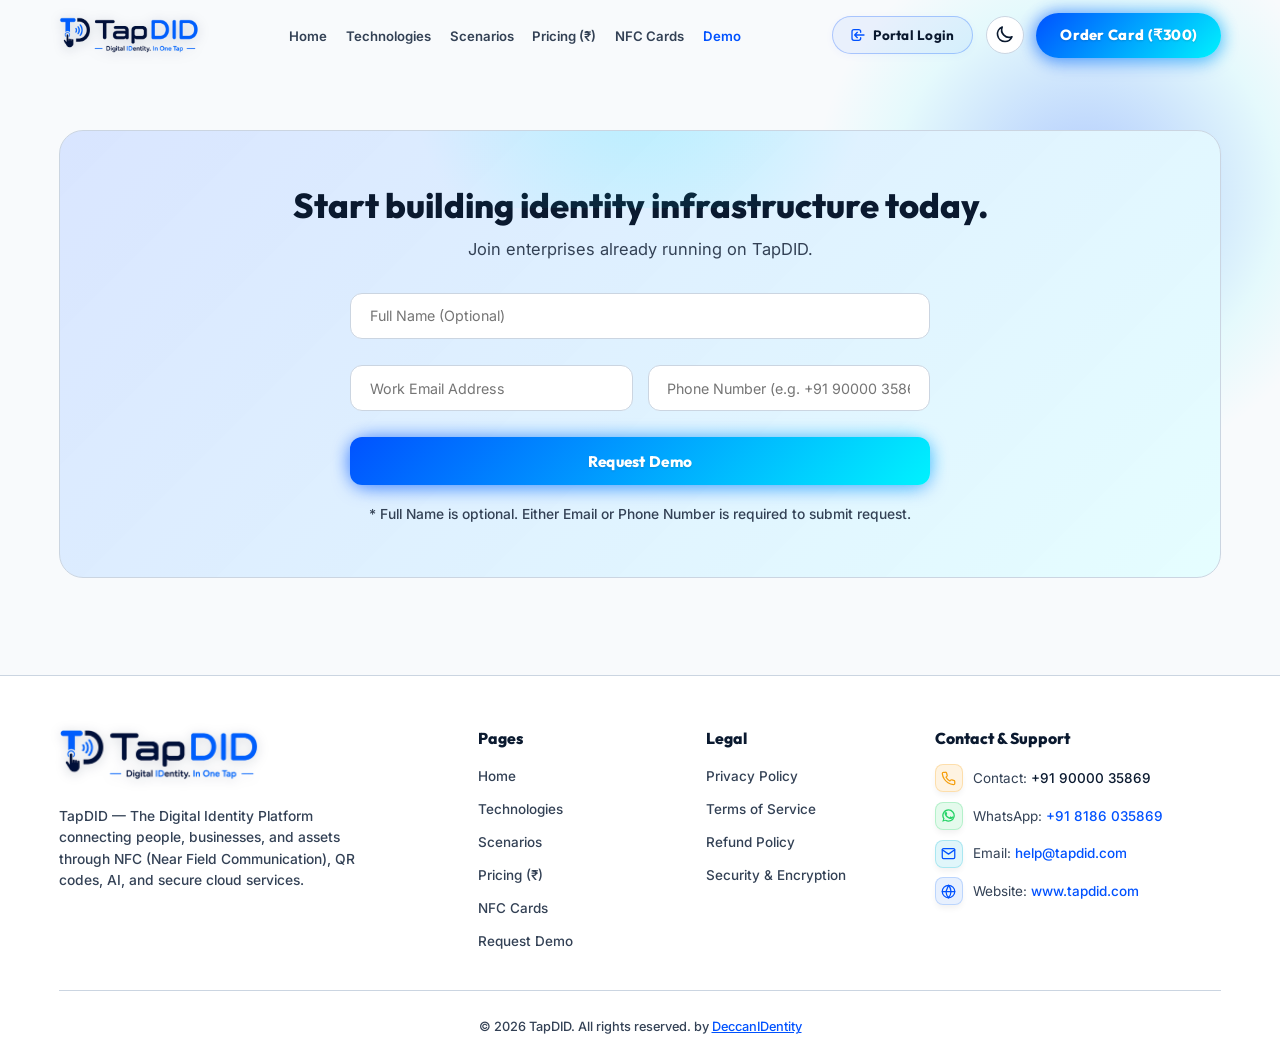
<file: demo.html>
<!DOCTYPE html>
<html lang="en" data-theme="light">

<head>
  <script>
    (function () {
      try {
        var saved = sessionStorage.getItem('tapdid_theme') || 'light';
        document.documentElement.setAttribute('data-theme', saved);
      } catch (e) {
        document.documentElement.setAttribute('data-theme', 'light');
      }
    })();
  </script>
  <meta charset="UTF-8">
  <meta name="viewport" content="width=device-width, initial-scale=1.0">
  <title>Request Enterprise Demo — TapDID Identity Platform</title>
  <meta name="description"
    content="Start building identity infrastructure today. Schedule an enterprise demo for multi-site access control, employee ID, and asset tracking.">
  <meta name="keywords"
    content="TapDID Demo, Enterprise Identity Demo, Request Demo, Multi-Site Access, Smart ID Infrastructure">

  <link rel="icon" type="image/svg+xml" href="assets/favicon.ico">
  <link rel="stylesheet" href="styles.css">
</head>

<body>

  <!-- Header Navigation -->
  <header class="header">
    <div class="container nav-container">
      <a href="index.html" class="logo-link">
        <img id="mainLogo" src="assets/logo_h_nobg.png" alt="TapDID Logo" class="logo-img">
      </a>

      <nav>
        <ul class="nav-links">
          <li><a href="index.html" class="nav-link">Home</a></li>
          <li><a href="technologies.html" class="nav-link">Technologies</a></li>
          <li><a href="scenarios.html" class="nav-link">Scenarios</a></li>
          <li><a href="pricing.html" class="nav-link">Pricing (₹)</a></li>
          <li><a href="card-studio.html" class="nav-link">NFC Cards</a></li>
          <li><a href="demo.html" class="nav-link active">Demo</a></li>
          <li class="mobile-portal-item">
            <a href="https://portal.tapdid.com/login" target="_blank" rel="noopener noreferrer" class="nav-link nav-link-portal">
              <svg width="16" height="16" fill="none" stroke="currentColor" viewBox="0 0 24 24">
                <path stroke-linecap="round" stroke-linejoin="round" stroke-width="2" d="M11 16l-4-4m0 0l4-4m-4 4h14m-5 4v1a3 3 0 01-3 3H6a3 3 0 01-3-3V7a3 3 0 013-3h7a3 3 0 013 3v1" />
              </svg>
              Portal Login
            </a>
          </li>
          <li class="mobile-cta-item">
            <a href="card-studio.html#customizer" class="btn btn-primary btn-glow mobile-nav-cta">Order Card (₹300)</a>
          </li>
        </ul>
      </nav>

      <div class="nav-actions">
        <a href="https://portal.tapdid.com/login" target="_blank" rel="noopener noreferrer" class="btn-portal-login" title="Login to TapDID Portal (portal.tapdid.com)">
          <svg class="portal-icon" width="16" height="16" fill="none" stroke="currentColor" viewBox="0 0 24 24">
            <path stroke-linecap="round" stroke-linejoin="round" stroke-width="2" d="M11 16l-4-4m0 0l4-4m-4 4h14m-5 4v1a3 3 0 01-3 3H6a3 3 0 01-3-3V7a3 3 0 013-3h7a3 3 0 013 3v1" />
          </svg>
          <span>Portal Login</span>
        </a>
        <button id="themeToggle" class="theme-toggle-btn" aria-label="Toggle Light/Dark Theme">
          <span id="themeIcon">
            <svg width="20" height="20" fill="none" stroke="currentColor" viewBox="0 0 24 24">
              <path stroke-linecap="round" stroke-linejoin="round" stroke-width="2"
                d="M20.354 15.354A9 9 0 018.646 3.646 9.003 9.003 0 0012 21a9.003 9.003 0 008.354-5.646z" />
            </svg>
          </span>
        </button>
        <a href="card-studio.html#customizer" class="btn btn-primary btn-glow desktop-only-btn">Order Card (₹300)</a>
        <button class="mobile-nav-toggle" aria-label="Open Navigation Menu">☰</button>
      </div>
    </div>
  </header>

  <!-- Enterprise Demo Banner Section -->
  <section id="demo" class="hero" style="min-height: 75vh; padding-top: 6.25rem; display: flex; align-items: center;">
    <div class="hero-bg-glow"></div>
    <div class="container">
      <div class="cta-demo-banner" style="margin-top: 0;">
        <h2>Start building identity infrastructure today.</h2>
        <p class="cta-subtitle">Join enterprises already running on TapDID.</p>

        <div id="demoFormContainer">
          <form id="demoForm" class="demo-form-vertical" novalidate>
            <div class="form-group">
              <input type="text" id="demoFullName" name="entry.657327585" class="demo-input" placeholder="Full Name (Optional)" />
            </div>
            <div class="form-row">
              <div class="form-group flex-1">
                <input type="email" id="demoEmail" name="entry.139795662" class="demo-input" placeholder="Work Email Address" />
              </div>
              <div class="form-group flex-1">
                <input type="tel" id="demoPhone" name="entry.1525082777" class="demo-input" placeholder="Phone Number (e.g. +91 90000 35869)" />
              </div>
            </div>

            <div id="demoFormError" class="demo-error-msg" style="display: none;"></div>

            <button type="submit" id="demoSubmitBtn" class="btn btn-primary btn-glow btn-full">
              <span>Request Demo</span>
            </button>
          </form>

          <div id="demoFormSuccess" class="demo-success-card" style="display: none;">
            <div class="success-icon">✓</div>
            <h3>Demo Request Submitted!</h3>
            <p id="demoSuccessText">Thank you! Our enterprise team will get in touch with you shortly.</p>
            <button type="button" id="demoResetBtn" class="btn btn-primary btn-glow" style="margin-top: 1.25rem;">Submit Another Request</button>
          </div>
        </div>

        <p class="demo-subtext" style="margin-top: 1rem;">* Full Name is optional. Either Email or Phone Number is required to submit request.</p>
      </div>
    </div>
  </section>

  <!-- Footer -->
  <footer class="footer">
    <div class="container">
      <div class="footer-grid">
        <div class="footer-brand">
          <a href="index.html" class="footer-logo-link">
            <img id="footerLogo" src="assets/logo_h_nobg.png" alt="TapDID Logo" class="footer-logo-img">
          </a>
          <p>TapDID — The Digital Identity Platform connecting people, businesses, and assets through NFC (Near Field
            Communication), QR codes, AI, and secure cloud services.</p>
        </div>
        <div class="footer-column">
          <h4>Pages</h4>
          <ul class="footer-links">
            <li><a href="index.html">Home</a></li>
            <li><a href="technologies.html">Technologies</a></li>
            <li><a href="scenarios.html">Scenarios</a></li>
            <li><a href="pricing.html">Pricing (₹)</a></li>
            <li><a href="card-studio.html">NFC Cards</a></li>
            <li><a href="demo.html">Request Demo</a></li>
          </ul>
        </div>
        <div class="footer-column">
          <h4>Legal</h4>
          <ul class="footer-links">
            <li><a href="privacy-policy.html">Privacy Policy</a></li>
            <li><a href="terms-of-service.html">Terms of Service</a></li>
            <li><a href="refund-policy.html">Refund Policy</a></li>
            <li><a href="security-and-encryption.html">Security &amp; Encryption</a></li>
          </ul>
        </div>
        <div class="footer-column">
          <h4>Contact &amp; Support</h4>
          <ul class="footer-links">
            <li class="footer-contact-item">
              <span class="contact-icon icon-phone" title="Phone Contact">
                <svg width="15" height="15" viewBox="0 0 24 24" fill="none" stroke="currentColor" stroke-width="2" stroke-linecap="round" stroke-linejoin="round"><path d="M22 16.92v3a2 2 0 0 1-2.18 2 19.79 19.79 0 0 1-8.63-3.07 19.5 19.5 0 0 1-6-6 19.79 19.79 0 0 1-3.07-8.67A2 2 0 0 1 4.11 2h3a2 2 0 0 1 2 1.72 12.84 12.84 0 0 0 .7 2.81 2 2 0 0 1-.45 2.11L8.09 9.91a16 16 0 0 0 6 6l1.27-1.27a2 2 0 0 1 2.11-.45 12.84 12.84 0 0 0 2.81.7A2 2 0 0 1 22 16.92z"/></svg>
              </span>
              <span class="contact-text">Contact: <a href="tel:+919000035869" style="color: var(--text-main);">+91 90000 35869</a></span>
            </li>
            <li class="footer-contact-item">
              <span class="contact-icon icon-whatsapp" title="WhatsApp Support">
                <svg width="15" height="15" viewBox="0 0 24 24" fill="currentColor"><path d="M17.472 14.382c-.301-.15-1.78-.878-2.056-.978-.276-.1-.477-.15-.678.15-.2.3-.777.978-.952 1.178-.175.2-.351.225-.652.075a8.21 8.21 0 01-2.418-1.491 9.055 9.055 0 01-1.674-2.083c-.176-.3-.019-.462.13-.61.136-.134.302-.35.453-.526.151-.175.201-.3.301-.5.101-.2.051-.376-.025-.526-.076-.15-.678-1.631-.929-2.238-.244-.59-.492-.51-.678-.519-.176-.008-.376-.01-.576-.01-.2 0-.526.075-.802.376-.276.3-1.053 1.029-1.053 2.509 0 1.48 1.078 2.908 1.228 3.109.15.2 2.122 3.24 5.141 4.542 2.152.928 2.977.834 3.992.684 1.134-.167 2.457-1.003 2.808-1.971.351-.968.351-1.795.246-1.97-.105-.176-.306-.276-.607-.426z"/><path d="M12 2a10 10 0 00-8.485 15.3L2 22l4.829-1.486A10 10 0 1012 2zm0 18a7.96 7.96 0 01-4.066-1.11l-.291-.173-2.868.883.896-2.797-.189-.3A7.965 7.965 0 1112 20z"/></svg>
              </span>
              <span class="contact-text">WhatsApp: <a href="https://wa.me/918186035869" target="_blank" rel="noopener noreferrer" style="color: var(--accent-mint);">+91 8186 035869</a></span>
            </li>
            <li class="footer-contact-item">
              <span class="contact-icon icon-email" title="Email Contact">
                <svg width="15" height="15" viewBox="0 0 24 24" fill="none" stroke="currentColor" stroke-width="2" stroke-linecap="round" stroke-linejoin="round"><path d="M4 4h16c1.1 0 2 .9 2 2v12c0 1.1-.9 2-2 2H4c-1.1 0-2-.9-2-2V6c0-1.1.9-2 2-2z"/><polyline points="22,6 12,13 2,6"/></svg>
              </span>
              <span class="contact-text">Email: <a href="mailto:help@tapdid.com" style="color: var(--accent-cyan);">help@tapdid.com</a></span>
            </li>
            <li class="footer-contact-item">
              <span class="contact-icon icon-website" title="Website Link">
                <svg width="15" height="15" viewBox="0 0 24 24" fill="none" stroke="currentColor" stroke-width="2" stroke-linecap="round" stroke-linejoin="round"><circle cx="12" cy="12" r="10"/><line x1="2" y1="12" x2="22" y2="12"/><path d="M12 2a15.3 15.3 0 0 1 4 10 15.3 15.3 0 0 1-4 10 15.3 15.3 0 0 1-4-10z"/></svg>
              </span>
              <span class="contact-text">Website: <a href="https://www.tapdid.com" target="_blank" rel="noopener noreferrer" style="color: var(--brand-blue);">www.tapdid.com</a></span>
            </li>
          </ul>
        </div>
      </div>
      <div class="footer-bottom">
        &copy; 2026 TapDID. All rights reserved. by <a href="https://www.deccanidentity.com" target="_blank"
          rel="noopener noreferrer" style="color: var(--accent-cyan); text-decoration: underline;">DeccanIDentity</a>
      </div>
    </div>
  </footer>

  <script src="app.js"></script>
</body>

</html>
</file>
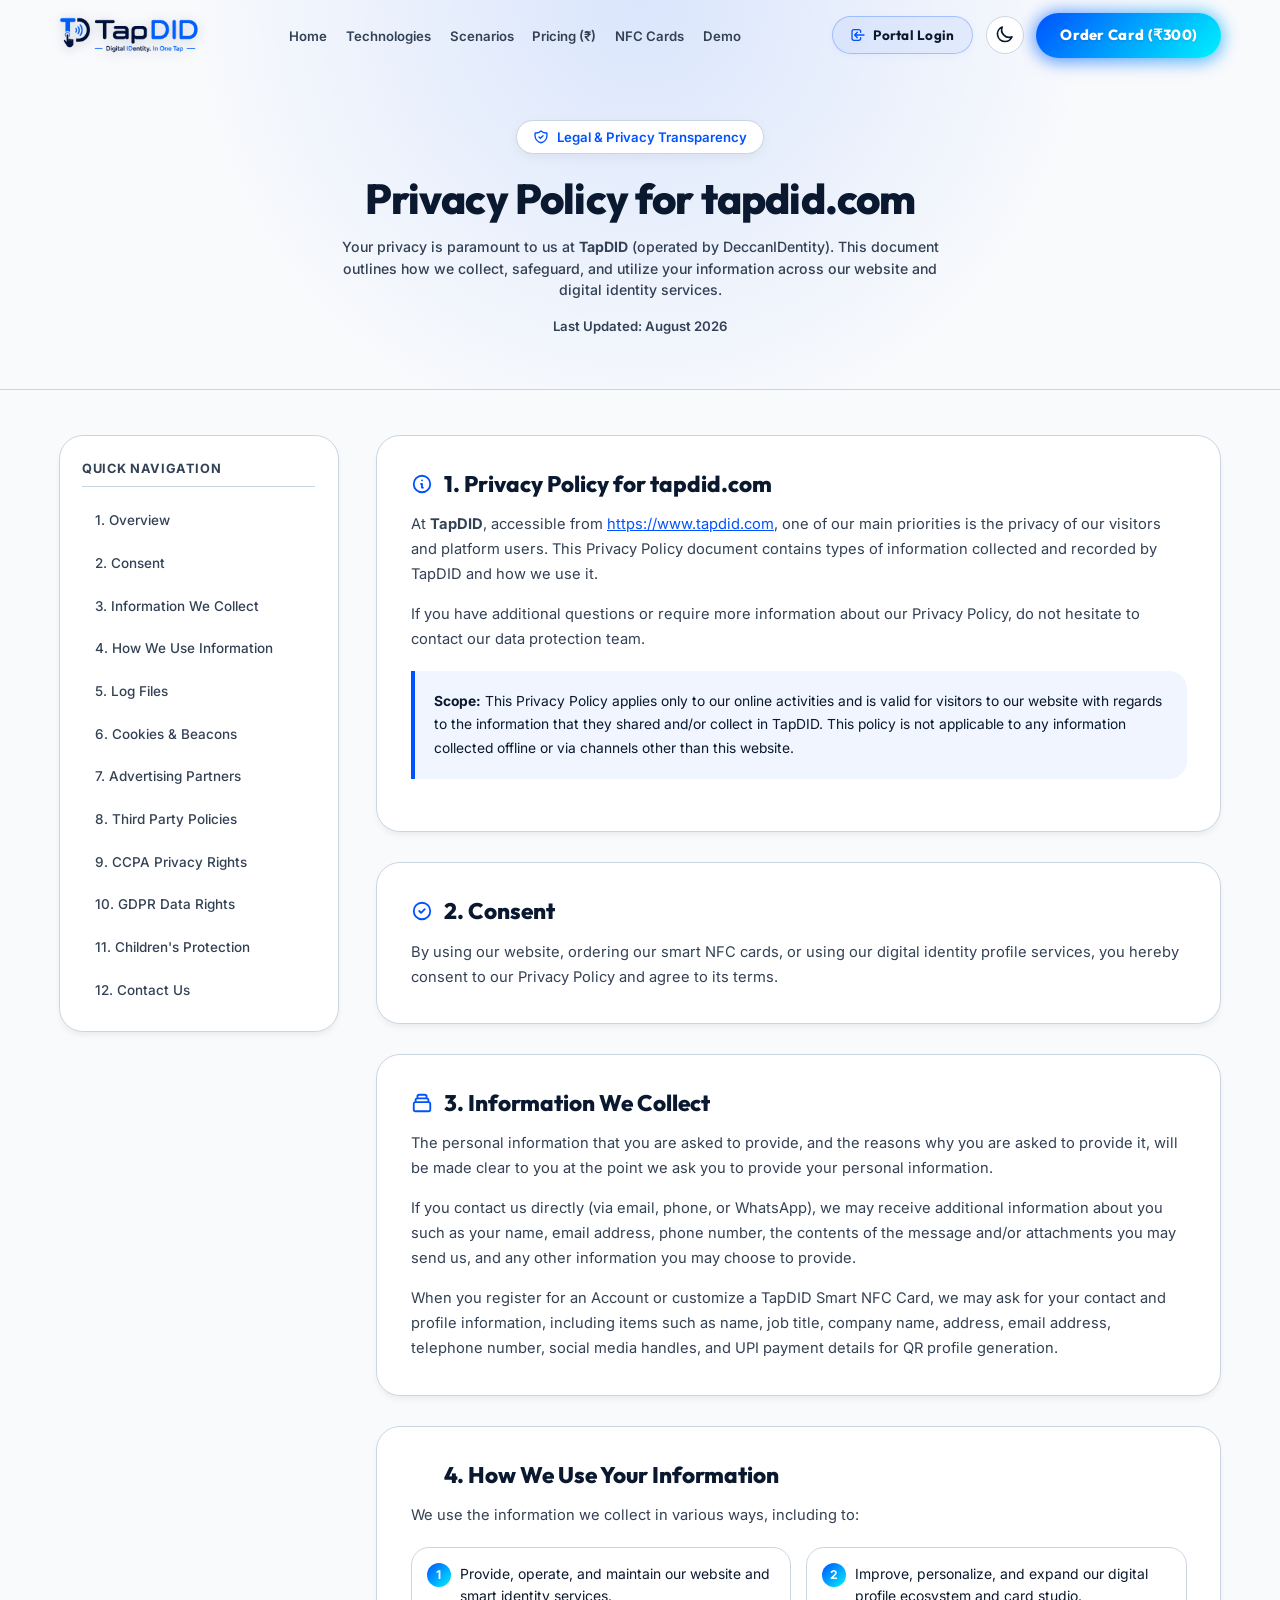
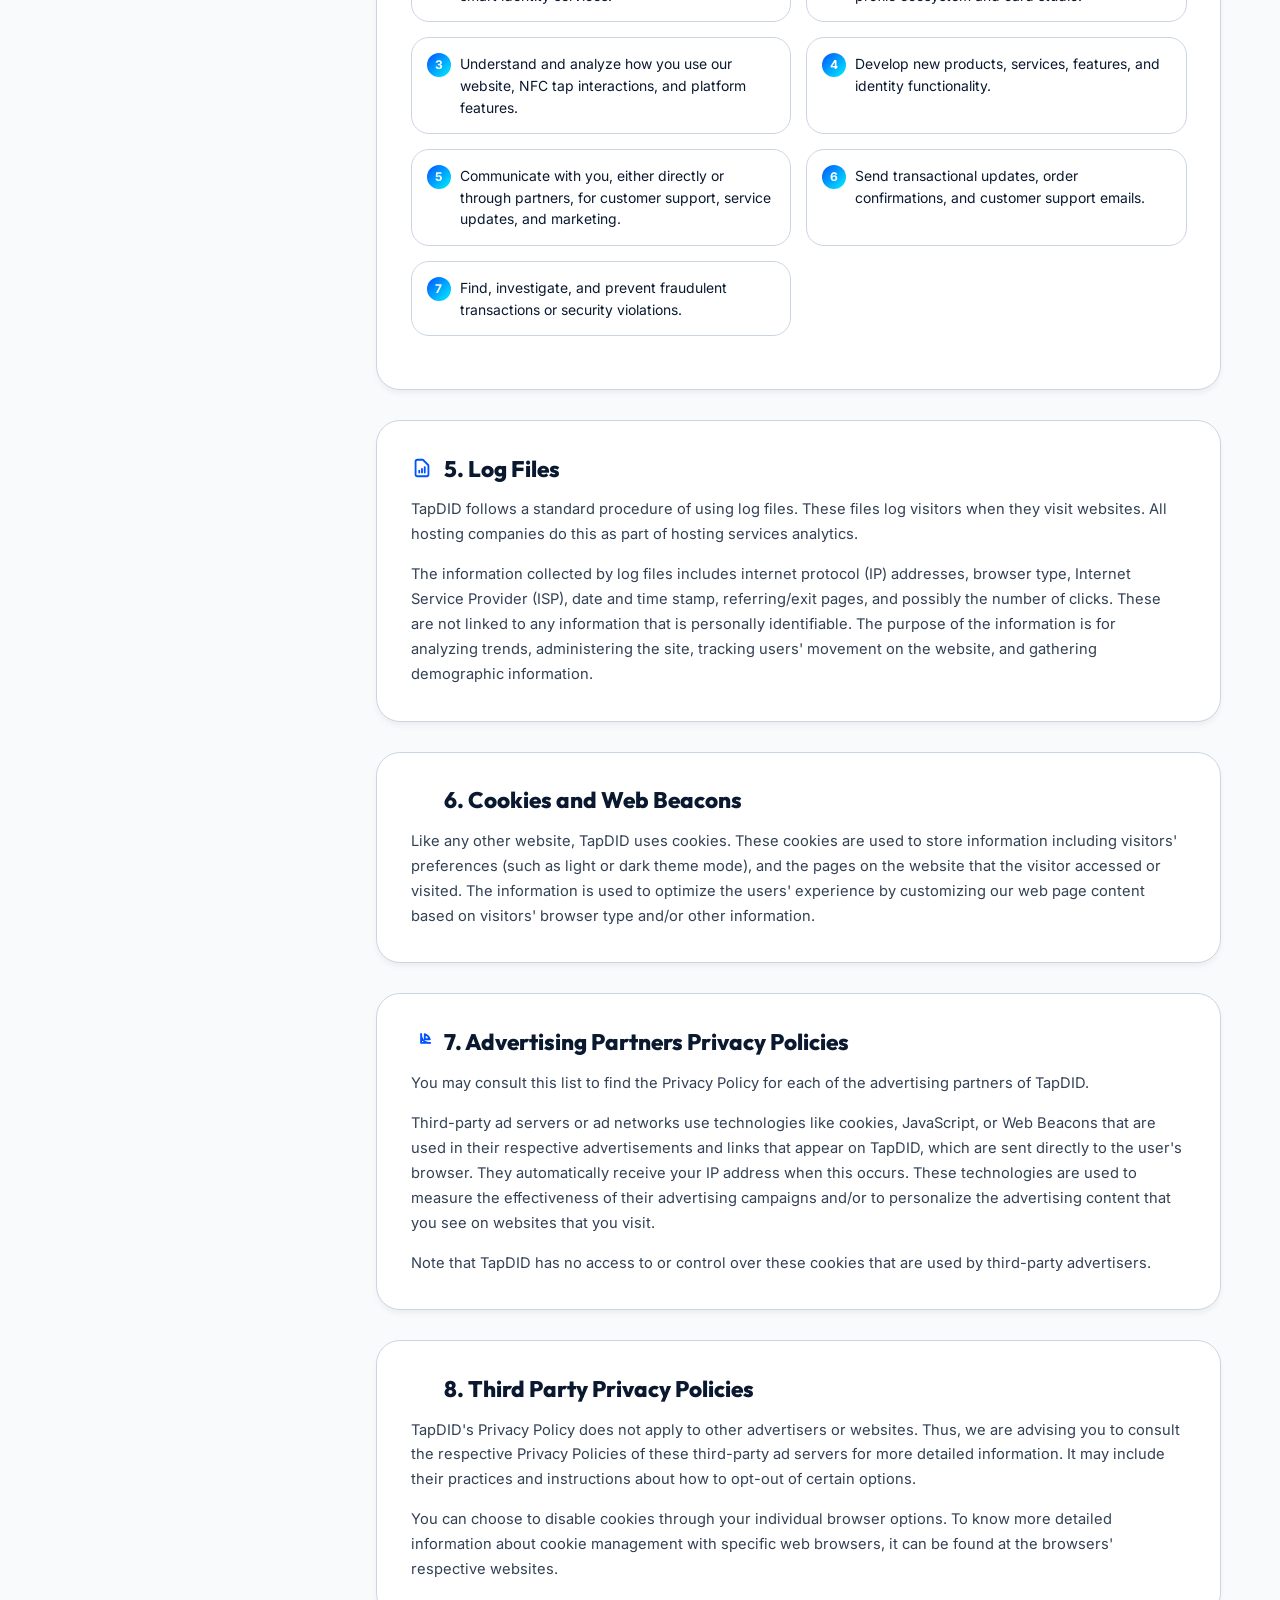
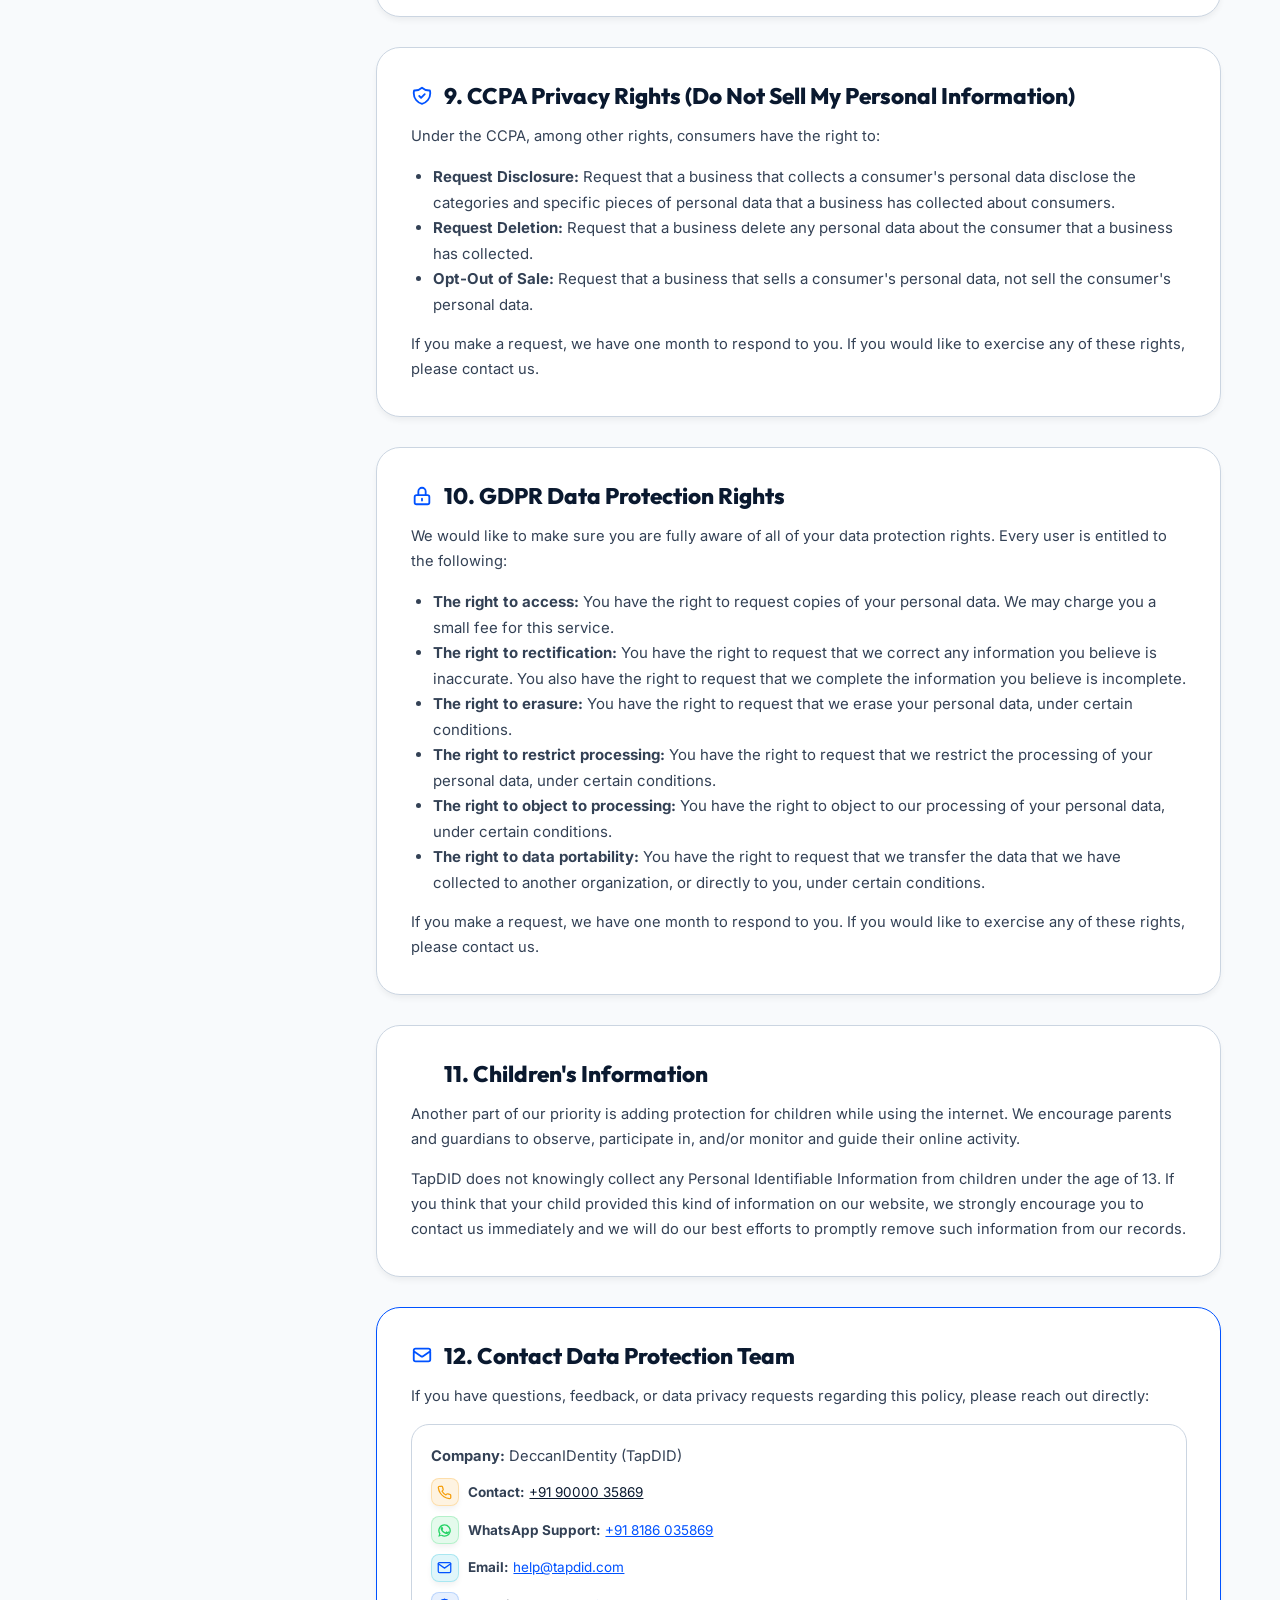
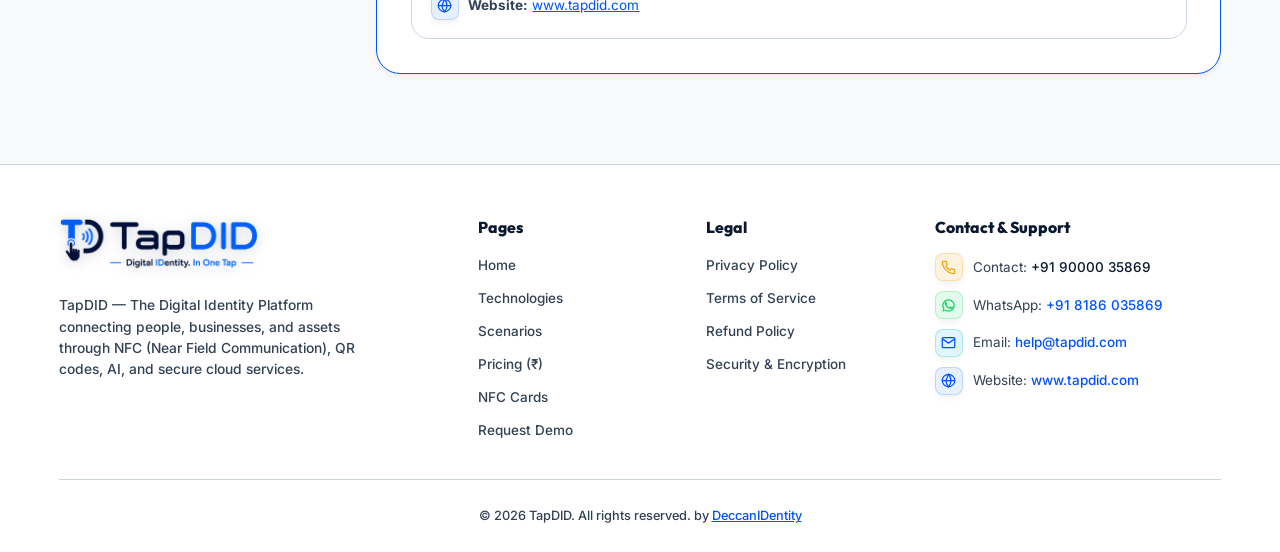
<file: privacy-policy.html>
<!DOCTYPE html>
<html lang="en" data-theme="light">

<head>
  <script>
    (function () {
      try {
        var saved = sessionStorage.getItem('tapdid_theme') || 'light';
        document.documentElement.setAttribute('data-theme', saved);
      } catch (e) {
        document.documentElement.setAttribute('data-theme', 'light');
      }
    })();
  </script>
  <meta charset="UTF-8">
  <meta name="viewport" content="width=device-width, initial-scale=1.0">
  <title>Privacy Policy — TapDID Digital Identity Platform</title>
  <meta name="description"
    content="Privacy Policy for TapDID (tapdid.com). Learn how we collect, protect, and handle your data across our smart NFC card and digital identity services.">
  <meta name="keywords"
    content="TapDID Privacy Policy, Data Protection, GDPR Compliance, CCPA Rights, NFC Security, DeccanIDentity">

  <link rel="icon" type="image/svg+xml" href="assets/favicon.ico">
  <link rel="stylesheet" href="styles.css">
</head>

<body>

  <!-- Header Navigation -->
  <header class="header">
    <div class="container nav-container">
      <a href="index.html" class="logo-link">
        <img id="mainLogo" src="assets/logo_h_nobg.png" alt="TapDID Logo" class="logo-img">
      </a>

      <nav>
        <ul class="nav-links">
          <li><a href="index.html" class="nav-link">Home</a></li>
          <li><a href="technologies.html" class="nav-link">Technologies</a></li>
          <li><a href="scenarios.html" class="nav-link">Scenarios</a></li>
          <li><a href="pricing.html" class="nav-link">Pricing (₹)</a></li>
          <li><a href="card-studio.html" class="nav-link">NFC Cards</a></li>
          <li><a href="demo.html" class="nav-link">Demo</a></li>
          <li class="mobile-portal-item">
            <a href="https://portal.tapdid.com/login" target="_blank" rel="noopener noreferrer" class="nav-link nav-link-portal">
              <svg width="16" height="16" fill="none" stroke="currentColor" viewBox="0 0 24 24">
                <path stroke-linecap="round" stroke-linejoin="round" stroke-width="2" d="M11 16l-4-4m0 0l4-4m-4 4h14m-5 4v1a3 3 0 01-3 3H6a3 3 0 01-3-3V7a3 3 0 013-3h7a3 3 0 013 3v1" />
              </svg>
              Portal Login
            </a>
          </li>
          <li class="mobile-cta-item">
            <a href="card-studio.html#customizer" class="btn btn-primary btn-glow mobile-nav-cta">Order Card (₹300)</a>
          </li>
        </ul>
      </nav>

      <div class="nav-actions">
        <a href="https://portal.tapdid.com/login" target="_blank" rel="noopener noreferrer" class="btn-portal-login" title="Login to TapDID Portal (portal.tapdid.com)">
          <svg class="portal-icon" width="16" height="16" fill="none" stroke="currentColor" viewBox="0 0 24 24">
            <path stroke-linecap="round" stroke-linejoin="round" stroke-width="2" d="M11 16l-4-4m0 0l4-4m-4 4h14m-5 4v1a3 3 0 01-3 3H6a3 3 0 01-3-3V7a3 3 0 013-3h7a3 3 0 013 3v1" />
          </svg>
          <span>Portal Login</span>
        </a>
        <button id="themeToggle" class="theme-toggle-btn" aria-label="Toggle Light/Dark Theme">
          <span id="themeIcon">
            <svg width="20" height="20" fill="none" stroke="currentColor" viewBox="0 0 24 24">
              <path stroke-linecap="round" stroke-linejoin="round" stroke-width="2"
                d="M20.354 15.354A9 9 0 018.646 3.646 9.003 9.003 0 0012 21a9.003 9.003 0 008.354-5.646z" />
            </svg>
          </span>
        </button>
        <a href="card-studio.html#customizer" class="btn btn-primary btn-glow desktop-only-btn">Order Card (₹300)</a>
        <button class="mobile-nav-toggle" aria-label="Open Navigation Menu">☰</button>
      </div>
    </div>
  </header>

  <!-- Hero Banner -->
  <section class="policy-hero">
    <div class="container">
      <div class="policy-badge">
        <svg width="16" height="16" fill="none" stroke="currentColor" viewBox="0 0 24 24">
          <path stroke-linecap="round" stroke-linejoin="round" stroke-width="2"
            d="M9 12l2 2 4-4m5.618-4.016A11.955 11.955 0 0112 2.944a11.955 11.955 0 01-8.618 3.04A12.02 12.02 0 003 9c0 5.591 3.824 10.29 9 11.622 5.176-1.332 9-6.03 9-11.622 0-1.042-.133-2.052-.382-3.016z" />
        </svg>
        Legal &amp; Privacy Transparency
      </div>
      <h1 class="section-title" style="font-size: 2.8rem; margin-bottom: 0.75rem;">Privacy Policy for tapdid.com</h1>
      <p class="section-subtitle" style="margin: 0 auto; max-width: 620px;">
        Your privacy is paramount to us at <strong>TapDID</strong> (operated by DeccanIDentity). This document outlines how we collect, safeguard, and utilize your information across our website and digital identity services.
      </p>
      <div style="margin-top: 1rem; color: var(--text-muted); font-size: 0.88rem; font-weight: 600;">
        Last Updated: August 2026
      </div>
    </div>
  </section>

  <!-- Main Content Layout -->
  <main class="container">
    <div class="policy-layout">

      <!-- Navigation Sidebar -->
      <aside class="policy-sidebar">
        <div class="policy-sidebar-title">Quick Navigation</div>
        <nav class="policy-nav">
          <a href="#overview">1. Overview</a>
          <a href="#consent">2. Consent</a>
          <a href="#collect">3. Information We Collect</a>
          <a href="#usage">4. How We Use Information</a>
          <a href="#logfiles">5. Log Files</a>
          <a href="#cookies">6. Cookies &amp; Beacons</a>
          <a href="#adpartners">7. Advertising Partners</a>
          <a href="#thirdparty">8. Third Party Policies</a>
          <a href="#ccpa">9. CCPA Privacy Rights</a>
          <a href="#gdpr">10. GDPR Data Rights</a>
          <a href="#children">11. Children's Protection</a>
          <a href="#contact">12. Contact Us</a>
        </nav>
      </aside>

      <!-- Policy Content Cards -->
      <div class="policy-content">

        <!-- 1. Overview -->
        <article id="overview" class="policy-content-card">
          <h2>
            <svg width="22" height="22" fill="none" stroke="var(--accent-cyan)" viewBox="0 0 24 24">
              <path stroke-linecap="round" stroke-linejoin="round" stroke-width="2"
                d="M13 16h-1v-4h-1m1-4h.01M21 12a9 9 0 11-18 0 9 9 0 0118 0z" />
            </svg>
            1. Privacy Policy for tapdid.com
          </h2>
          <p>
            At <strong>TapDID</strong>, accessible from <a href="https://www.tapdid.com" target="_blank" rel="noopener noreferrer" style="color: var(--accent-cyan); text-decoration: underline;">https://www.tapdid.com</a>, one of our main priorities is the privacy of our visitors and platform users. This Privacy Policy document contains types of information collected and recorded by TapDID and how we use it.
          </p>
          <p>
            If you have additional questions or require more information about our Privacy Policy, do not hesitate to contact our data protection team.
          </p>
          <div class="policy-highlight-box">
            <p style="margin: 0; font-size: 0.92rem; color: var(--text-main);">
              <strong>Scope:</strong> This Privacy Policy applies only to our online activities and is valid for visitors to our website with regards to the information that they shared and/or collect in TapDID. This policy is not applicable to any information collected offline or via channels other than this website.
            </p>
          </div>
        </article>

        <!-- 2. Consent -->
        <article id="consent" class="policy-content-card">
          <h2>
            <svg width="22" height="22" fill="none" stroke="var(--accent-mint)" viewBox="0 0 24 24">
              <path stroke-linecap="round" stroke-linejoin="round" stroke-width="2"
                d="M9 12l2 2 4-4m6 2a9 9 0 11-18 0 9 9 0 0118 0z" />
            </svg>
            2. Consent
          </h2>
          <p>
            By using our website, ordering our smart NFC cards, or using our digital identity profile services, you hereby consent to our Privacy Policy and agree to its terms.
          </p>
        </article>

        <!-- 3. Information We Collect -->
        <article id="collect" class="policy-content-card">
          <h2>
            <svg width="22" height="22" fill="none" stroke="var(--brand-blue)" viewBox="0 0 24 24">
              <path stroke-linecap="round" stroke-linejoin="round" stroke-width="2"
                d="M19 11H5m14 0a2 2 0 012 2v6a2 2 0 01-2 2H5a2 2 0 01-2-2v-6a2 2 0 012-2m14 0V9a2 2 0 00-2-2M5 11V9a2 2 0 012-2m0 0V5a2 2 0 012-2h6a2 2 0 012 2v2M7 7h10" />
            </svg>
            3. Information We Collect
          </h2>
          <p>
            The personal information that you are asked to provide, and the reasons why you are asked to provide it, will be made clear to you at the point we ask you to provide your personal information.
          </p>
          <p>
            If you contact us directly (via email, phone, or WhatsApp), we may receive additional information about you such as your name, email address, phone number, the contents of the message and/or attachments you may send us, and any other information you may choose to provide.
          </p>
          <p>
            When you register for an Account or customize a TapDID Smart NFC Card, we may ask for your contact and profile information, including items such as name, job title, company name, address, email address, telephone number, social media handles, and UPI payment details for QR profile generation.
          </p>
        </article>

        <!-- 4. How We Use Your Information -->
        <article id="usage" class="policy-content-card">
          <h2>
            <svg width="22" height="22" fill="none" stroke="var(--accent-purple)" viewBox="0 0 24 24">
              <path stroke-linecap="round" stroke-linejoin="round" stroke-width="2"
                d="M10.325 4.317c.426-1.756 2.924-1.756 3.35 0a1.724 1.724 0 002.573 1.066c1.543-.94 3.31.826 2.37 2.37a1.724 1.724 0 001.065 2.572c1.756.426 1.756 2.924 0 3.35a1.724 1.724 0 00-1.066 2.573c.94 1.543-.826 3.31-2.37 2.37a1.724 1.724 0 00-2.572 1.065c-.426 1.756-2.924 1.756-3.35 0a1.724 1.724 0 00-2.573-1.066c-1.543.94-3.31-.826-2.37-2.37a1.724 1.724 0 00-1.065-2.572c-1.756-.426-1.756-2.924 0-3.35a1.724 1.724 0 001.066-2.573c-.94-1.543.826-3.31 2.37-2.37.996.608 2.296.07 2.572-1.065z" />
              <path stroke-linecap="round" stroke-linejoin="round" stroke-width="2"
                d="M15 12a3 3 0 11-6 0 3 3 0 016 0z" />
            </svg>
            4. How We Use Your Information
          </h2>
          <p>
            We use the information we collect in various ways, including to:
          </p>

          <ol class="policy-list-numbered">
            <li>Provide, operate, and maintain our website and smart identity services.</li>
            <li>Improve, personalize, and expand our digital profile ecosystem and card studio.</li>
            <li>Understand and analyze how you use our website, NFC tap interactions, and platform features.</li>
            <li>Develop new products, services, features, and identity functionality.</li>
            <li>Communicate with you, either directly or through partners, for customer support, service updates, and marketing.</li>
            <li>Send transactional updates, order confirmations, and customer support emails.</li>
            <li>Find, investigate, and prevent fraudulent transactions or security violations.</li>
          </ol>
        </article>

        <!-- 5. Log Files -->
        <article id="logfiles" class="policy-content-card">
          <h2>
            <svg width="22" height="22" fill="none" stroke="var(--accent-cyan)" viewBox="0 0 24 24">
              <path stroke-linecap="round" stroke-linejoin="round" stroke-width="2"
                d="M9 17v-2m3 2v-4m3 4v-6m2 10H7a2 2 0 01-2-2V5a2 2 0 012-2h5.586a1 1 0 01.707.293l5.414 5.414a1 1 0 01.293.707V19a2 2 0 01-2 2z" />
            </svg>
            5. Log Files
          </h2>
          <p>
            TapDID follows a standard procedure of using log files. These files log visitors when they visit websites. All hosting companies do this as part of hosting services analytics.
          </p>
          <p>
            The information collected by log files includes internet protocol (IP) addresses, browser type, Internet Service Provider (ISP), date and time stamp, referring/exit pages, and possibly the number of clicks. These are not linked to any information that is personally identifiable. The purpose of the information is for analyzing trends, administering the site, tracking users' movement on the website, and gathering demographic information.
          </p>
        </article>

        <!-- 6. Cookies and Web Beacons -->
        <article id="cookies" class="policy-content-card">
          <h2>
            <svg width="22" height="22" fill="none" stroke="var(--accent-gold)" viewBox="0 0 24 24">
              <path stroke-linecap="round" stroke-linejoin="round" stroke-width="2"
                d="M12 8v4l3 3m6-3a9 9 0 11-18 0 9 9 0 0118 0z" />
            </svg>
            6. Cookies and Web Beacons
          </h2>
          <p>
            Like any other website, TapDID uses cookies. These cookies are used to store information including visitors' preferences (such as light or dark theme mode), and the pages on the website that the visitor accessed or visited. The information is used to optimize the users' experience by customizing our web page content based on visitors' browser type and/or other information.
          </p>
        </article>

        <!-- 7. Advertising Partners Privacy Policies -->
        <article id="adpartners" class="policy-content-card">
          <h2>
            <svg width="22" height="22" fill="none" stroke="var(--accent-mint)" viewBox="0 0 24 24">
              <path stroke-linecap="round" stroke-linejoin="round" stroke-width="2"
                d="M11 3.055A9.001 9.001 0 0020.945 13H11V3.055z" />
              <path stroke-linecap="round" stroke-linejoin="round" stroke-width="2"
                d="M20.488 9H15V3.512A9.025 9.025 0 0120.488 9z" />
            </svg>
            7. Advertising Partners Privacy Policies
          </h2>
          <p>
            You may consult this list to find the Privacy Policy for each of the advertising partners of TapDID.
          </p>
          <p>
            Third-party ad servers or ad networks use technologies like cookies, JavaScript, or Web Beacons that are used in their respective advertisements and links that appear on TapDID, which are sent directly to the user's browser. They automatically receive your IP address when this occurs. These technologies are used to measure the effectiveness of their advertising campaigns and/or to personalize the advertising content that you see on websites that you visit.
          </p>
          <p>
            Note that TapDID has no access to or control over these cookies that are used by third-party advertisers.
          </p>
        </article>

        <!-- 8. Third Party Privacy Policies -->
        <article id="thirdparty" class="policy-content-card">
          <h2>
            <svg width="22" height="22" fill="none" stroke="var(--accent-purple)" viewBox="0 0 24 24">
              <path stroke-linecap="round" stroke-linejoin="round" stroke-width="2"
                d="M10 6H6a2 2 0 00-2 2v10a2 2 0 002 2h10a2 2 0 002-2v-4M14 4h6m0 0v6m0-6L10 14" />
            </svg>
            8. Third Party Privacy Policies
          </h2>
          <p>
            TapDID's Privacy Policy does not apply to other advertisers or websites. Thus, we are advising you to consult the respective Privacy Policies of these third-party ad servers for more detailed information. It may include their practices and instructions about how to opt-out of certain options.
          </p>
          <p>
            You can choose to disable cookies through your individual browser options. To know more detailed information about cookie management with specific web browsers, it can be found at the browsers' respective websites.
          </p>
        </article>

        <!-- 9. CCPA Privacy Rights -->
        <article id="ccpa" class="policy-content-card">
          <h2>
            <svg width="22" height="22" fill="none" stroke="var(--brand-blue)" viewBox="0 0 24 24">
              <path stroke-linecap="round" stroke-linejoin="round" stroke-width="2"
                d="M9 12l2 2 4-4m5.618-4.016A11.955 11.955 0 0112 2.944a11.955 11.955 0 01-8.618 3.04A12.02 12.02 0 003 9c0 5.591 3.824 10.29 9 11.622 5.176-1.332 9-6.03 9-11.622 0-1.042-.133-2.052-.382-3.016z" />
            </svg>
            9. CCPA Privacy Rights (Do Not Sell My Personal Information)
          </h2>
          <p>
            Under the CCPA, among other rights, consumers have the right to:
          </p>
          <ul style="margin: 1rem 0 1rem 1.5rem; color: var(--text-muted); line-height: 1.7;">
            <li><strong>Request Disclosure:</strong> Request that a business that collects a consumer's personal data disclose the categories and specific pieces of personal data that a business has collected about consumers.</li>
            <li><strong>Request Deletion:</strong> Request that a business delete any personal data about the consumer that a business has collected.</li>
            <li><strong>Opt-Out of Sale:</strong> Request that a business that sells a consumer's personal data, not sell the consumer's personal data.</li>
          </ul>
          <p>
            If you make a request, we have one month to respond to you. If you would like to exercise any of these rights, please contact us.
          </p>
        </article>

        <!-- 10. GDPR Data Protection Rights -->
        <article id="gdpr" class="policy-content-card">
          <h2>
            <svg width="22" height="22" fill="none" stroke="var(--accent-cyan)" viewBox="0 0 24 24">
              <path stroke-linecap="round" stroke-linejoin="round" stroke-width="2"
                d="M12 15v2m-6 4h12a2 2 0 002-2v-6a2 2 0 00-2-2H6a2 2 0 00-2 2v6a2 2 0 002 2zm10-10V7a4 4 0 00-8 0v4h8z" />
            </svg>
            10. GDPR Data Protection Rights
          </h2>
          <p>
            We would like to make sure you are fully aware of all of your data protection rights. Every user is entitled to the following:
          </p>
          <ul style="margin: 1rem 0 1rem 1.5rem; color: var(--text-muted); line-height: 1.7;">
            <li><strong>The right to access:</strong> You have the right to request copies of your personal data. We may charge you a small fee for this service.</li>
            <li><strong>The right to rectification:</strong> You have the right to request that we correct any information you believe is inaccurate. You also have the right to request that we complete the information you believe is incomplete.</li>
            <li><strong>The right to erasure:</strong> You have the right to request that we erase your personal data, under certain conditions.</li>
            <li><strong>The right to restrict processing:</strong> You have the right to request that we restrict the processing of your personal data, under certain conditions.</li>
            <li><strong>The right to object to processing:</strong> You have the right to object to our processing of your personal data, under certain conditions.</li>
            <li><strong>The right to data portability:</strong> You have the right to request that we transfer the data that we have collected to another organization, or directly to you, under certain conditions.</li>
          </ul>
          <p>
            If you make a request, we have one month to respond to you. If you would like to exercise any of these rights, please contact us.
          </p>
        </article>

        <!-- 11. Children's Information -->
        <article id="children" class="policy-content-card">
          <h2>
            <svg width="22" height="22" fill="none" stroke="var(--accent-gold)" viewBox="0 0 24 24">
              <path stroke-linecap="round" stroke-linejoin="round" stroke-width="2"
                d="M12 4.354a4 4 0 110 5.292M15 21H3v-1a6 6 0 0112 0v1zm0 0h6v-1a6 6 0 00-9-5.197M13 7a4 4 0 11-8 0 4 4 0 018 0z" />
            </svg>
            11. Children's Information
          </h2>
          <p>
            Another part of our priority is adding protection for children while using the internet. We encourage parents and guardians to observe, participate in, and/or monitor and guide their online activity.
          </p>
          <p>
            TapDID does not knowingly collect any Personal Identifiable Information from children under the age of 13. If you think that your child provided this kind of information on our website, we strongly encourage you to contact us immediately and we will do our best efforts to promptly remove such information from our records.
          </p>
        </article>

        <!-- 12. Contact Us -->
        <article id="contact" class="policy-content-card" style="border-color: var(--accent-cyan);">
          <h2>
            <svg width="22" height="22" fill="none" stroke="var(--accent-mint)" viewBox="0 0 24 24">
              <path stroke-linecap="round" stroke-linejoin="round" stroke-width="2"
                d="M3 8l7.89 5.26a2 2 0 002.22 0L21 8M5 19h14a2 2 0 002-2V7a2 2 0 00-2-2H5a2 2 0 00-2 2v10a2 2 0 002 2z" />
            </svg>
            12. Contact Data Protection Team
          </h2>
          <p>
            If you have questions, feedback, or data privacy requests regarding this policy, please reach out directly:
          </p>
          <div style="background: var(--bg-secondary); padding: 1.25rem; border-radius: var(--radius-md); margin-top: 1rem; border: 1px solid var(--border-color); display: flex; flex-direction: column; gap: 0.65rem;">
            <p style="margin: 0;"><strong>Company:</strong> DeccanIDentity (TapDID)</p>
            <div class="footer-contact-item">
              <span class="contact-icon icon-phone" title="Phone Contact">
                <svg width="15" height="15" viewBox="0 0 24 24" fill="none" stroke="currentColor" stroke-width="2" stroke-linecap="round" stroke-linejoin="round"><path d="M22 16.92v3a2 2 0 0 1-2.18 2 19.79 19.79 0 0 1-8.63-3.07 19.5 19.5 0 0 1-6-6 19.79 19.79 0 0 1-3.07-8.67A2 2 0 0 1 4.11 2h3a2 2 0 0 1 2 1.72 12.84 12.84 0 0 0 .7 2.81 2 2 0 0 1-.45 2.11L8.09 9.91a16 16 0 0 0 6 6l1.27-1.27a2 2 0 0 1 2.11-.45 12.84 12.84 0 0 0 2.81.7A2 2 0 0 1 22 16.92z"/></svg>
              </span>
              <span class="contact-text"><strong>Contact:</strong> <a href="tel:+919000035869" style="color: var(--text-main);">+91 90000 35869</a></span>
            </div>
            <div class="footer-contact-item">
              <span class="contact-icon icon-whatsapp" title="WhatsApp Support">
                <svg width="15" height="15" viewBox="0 0 24 24" fill="currentColor"><path d="M17.472 14.382c-.301-.15-1.78-.878-2.056-.978-.276-.1-.477-.15-.678.15-.2.3-.777.978-.952 1.178-.175.2-.351.225-.652.075a8.21 8.21 0 01-2.418-1.491 9.055 9.055 0 01-1.674-2.083c-.176-.3-.019-.462.13-.61.136-.134.302-.35.453-.526.151-.175.201-.3.301-.5.101-.2.051-.376-.025-.526-.076-.15-.678-1.631-.929-2.238-.244-.59-.492-.51-.678-.519-.176-.008-.376-.01-.576-.01-.2 0-.526.075-.802.376-.276.3-1.053 1.029-1.053 2.509 0 1.48 1.078 2.908 1.228 3.109.15.2 2.122 3.24 5.141 4.542 2.152.928 2.977.834 3.992.684 1.134-.167 2.457-1.003 2.808-1.971.351-.968.351-1.795.246-1.97-.105-.176-.306-.276-.607-.426z"/><path d="M12 2a10 10 0 00-8.485 15.3L2 22l4.829-1.486A10 10 0 1012 2zm0 18a7.96 7.96 0 01-4.066-1.11l-.291-.173-2.868.883.896-2.797-.189-.3A7.965 7.965 0 1112 20z"/></svg>
              </span>
              <span class="contact-text"><strong>WhatsApp Support:</strong> <a href="https://wa.me/918186035869" target="_blank" rel="noopener noreferrer" style="color: var(--accent-mint);">+91 8186 035869</a></span>
            </div>
            <div class="footer-contact-item">
              <span class="contact-icon icon-email" title="Email Contact">
                <svg width="15" height="15" viewBox="0 0 24 24" fill="none" stroke="currentColor" stroke-width="2" stroke-linecap="round" stroke-linejoin="round"><path d="M4 4h16c1.1 0 2 .9 2 2v12c0 1.1-.9 2-2 2H4c-1.1 0-2-.9-2-2V6c0-1.1.9-2 2-2z"/><polyline points="22,6 12,13 2,6"/></svg>
              </span>
              <span class="contact-text"><strong>Email:</strong> <a href="mailto:help@tapdid.com" style="color: var(--accent-cyan);">help@tapdid.com</a></span>
            </div>
            <div class="footer-contact-item">
              <span class="contact-icon icon-website" title="Website Link">
                <svg width="15" height="15" viewBox="0 0 24 24" fill="none" stroke="currentColor" stroke-width="2" stroke-linecap="round" stroke-linejoin="round"><circle cx="12" cy="12" r="10"/><line x1="2" y1="12" x2="22" y2="12"/><path d="M12 2a15.3 15.3 0 0 1 4 10 15.3 15.3 0 0 1-4 10 15.3 15.3 0 0 1-4-10z"/></svg>
              </span>
              <span class="contact-text"><strong>Website:</strong> <a href="https://www.tapdid.com" target="_blank" rel="noopener noreferrer" style="color: var(--brand-blue);">www.tapdid.com</a></span>
            </div>
          </div>
        </article>

      </div>
    </div>
  </main>

  <!-- Footer -->
  <footer class="footer">
    <div class="container">
      <div class="footer-grid">
        <div class="footer-brand">
          <a href="index.html" class="footer-logo-link">
            <img id="footerLogo" src="assets/logo_h_nobg.png" alt="TapDID Logo" class="footer-logo-img">
          </a>
          <p>TapDID — The Digital Identity Platform connecting people, businesses, and assets through NFC (Near Field
            Communication), QR codes, AI, and secure cloud services.</p>
        </div>
        <div class="footer-column">
          <h4>Pages</h4>
          <ul class="footer-links">
            <li><a href="index.html">Home</a></li>
            <li><a href="technologies.html">Technologies</a></li>
            <li><a href="scenarios.html">Scenarios</a></li>
            <li><a href="pricing.html">Pricing (₹)</a></li>
            <li><a href="card-studio.html">NFC Cards</a></li>
            <li><a href="demo.html">Request Demo</a></li>
          </ul>
        </div>
        <div class="footer-column">
          <h4>Legal</h4>
          <ul class="footer-links">
            <li><a href="privacy-policy.html">Privacy Policy</a></li>
            <li><a href="terms-of-service.html">Terms of Service</a></li>
            <li><a href="refund-policy.html">Refund Policy</a></li>
            <li><a href="security-and-encryption.html">Security &amp; Encryption</a></li>
          </ul>
        </div>
        <div class="footer-column">
          <h4>Contact &amp; Support</h4>
          <ul class="footer-links">
            <li class="footer-contact-item">
              <span class="contact-icon icon-phone" title="Phone Contact">
                <svg width="15" height="15" viewBox="0 0 24 24" fill="none" stroke="currentColor" stroke-width="2" stroke-linecap="round" stroke-linejoin="round"><path d="M22 16.92v3a2 2 0 0 1-2.18 2 19.79 19.79 0 0 1-8.63-3.07 19.5 19.5 0 0 1-6-6 19.79 19.79 0 0 1-3.07-8.67A2 2 0 0 1 4.11 2h3a2 2 0 0 1 2 1.72 12.84 12.84 0 0 0 .7 2.81 2 2 0 0 1-.45 2.11L8.09 9.91a16 16 0 0 0 6 6l1.27-1.27a2 2 0 0 1 2.11-.45 12.84 12.84 0 0 0 2.81.7A2 2 0 0 1 22 16.92z"/></svg>
              </span>
              <span class="contact-text">Contact: <a href="tel:+919000035869" style="color: var(--text-main);">+91 90000 35869</a></span>
            </li>
            <li class="footer-contact-item">
              <span class="contact-icon icon-whatsapp" title="WhatsApp Support">
                <svg width="15" height="15" viewBox="0 0 24 24" fill="currentColor"><path d="M17.472 14.382c-.301-.15-1.78-.878-2.056-.978-.276-.1-.477-.15-.678.15-.2.3-.777.978-.952 1.178-.175.2-.351.225-.652.075a8.21 8.21 0 01-2.418-1.491 9.055 9.055 0 01-1.674-2.083c-.176-.3-.019-.462.13-.61.136-.134.302-.35.453-.526.151-.175.201-.3.301-.5.101-.2.051-.376-.025-.526-.076-.15-.678-1.631-.929-2.238-.244-.59-.492-.51-.678-.519-.176-.008-.376-.01-.576-.01-.2 0-.526.075-.802.376-.276.3-1.053 1.029-1.053 2.509 0 1.48 1.078 2.908 1.228 3.109.15.2 2.122 3.24 5.141 4.542 2.152.928 2.977.834 3.992.684 1.134-.167 2.457-1.003 2.808-1.971.351-.968.351-1.795.246-1.97-.105-.176-.306-.276-.607-.426z"/><path d="M12 2a10 10 0 00-8.485 15.3L2 22l4.829-1.486A10 10 0 1012 2zm0 18a7.96 7.96 0 01-4.066-1.11l-.291-.173-2.868.883.896-2.797-.189-.3A7.965 7.965 0 1112 20z"/></svg>
              </span>
              <span class="contact-text">WhatsApp: <a href="https://wa.me/918186035869" target="_blank" rel="noopener noreferrer" style="color: var(--accent-mint);">+91 8186 035869</a></span>
            </li>
            <li class="footer-contact-item">
              <span class="contact-icon icon-email" title="Email Contact">
                <svg width="15" height="15" viewBox="0 0 24 24" fill="none" stroke="currentColor" stroke-width="2" stroke-linecap="round" stroke-linejoin="round"><path d="M4 4h16c1.1 0 2 .9 2 2v12c0 1.1-.9 2-2 2H4c-1.1 0-2-.9-2-2V6c0-1.1.9-2 2-2z"/><polyline points="22,6 12,13 2,6"/></svg>
              </span>
              <span class="contact-text">Email: <a href="mailto:help@tapdid.com" style="color: var(--accent-cyan);">help@tapdid.com</a></span>
            </li>
            <li class="footer-contact-item">
              <span class="contact-icon icon-website" title="Website Link">
                <svg width="15" height="15" viewBox="0 0 24 24" fill="none" stroke="currentColor" stroke-width="2" stroke-linecap="round" stroke-linejoin="round"><circle cx="12" cy="12" r="10"/><line x1="2" y1="12" x2="22" y2="12"/><path d="M12 2a15.3 15.3 0 0 1 4 10 15.3 15.3 0 0 1-4 10 15.3 15.3 0 0 1-4-10z"/></svg>
              </span>
              <span class="contact-text">Website: <a href="https://www.tapdid.com" target="_blank" rel="noopener noreferrer" style="color: var(--brand-blue);">www.tapdid.com</a></span>
            </li>
          </ul>
        </div>
      </div>
      <div class="footer-bottom">
        &copy; 2026 TapDID. All rights reserved. by <a href="https://www.deccanidentity.com" target="_blank"
          rel="noopener noreferrer" style="color: var(--accent-cyan); text-decoration: underline;">DeccanIDentity</a>
      </div>
    </div>
  </footer>

  <script src="app.js"></script>
</body>

</html>
</file>
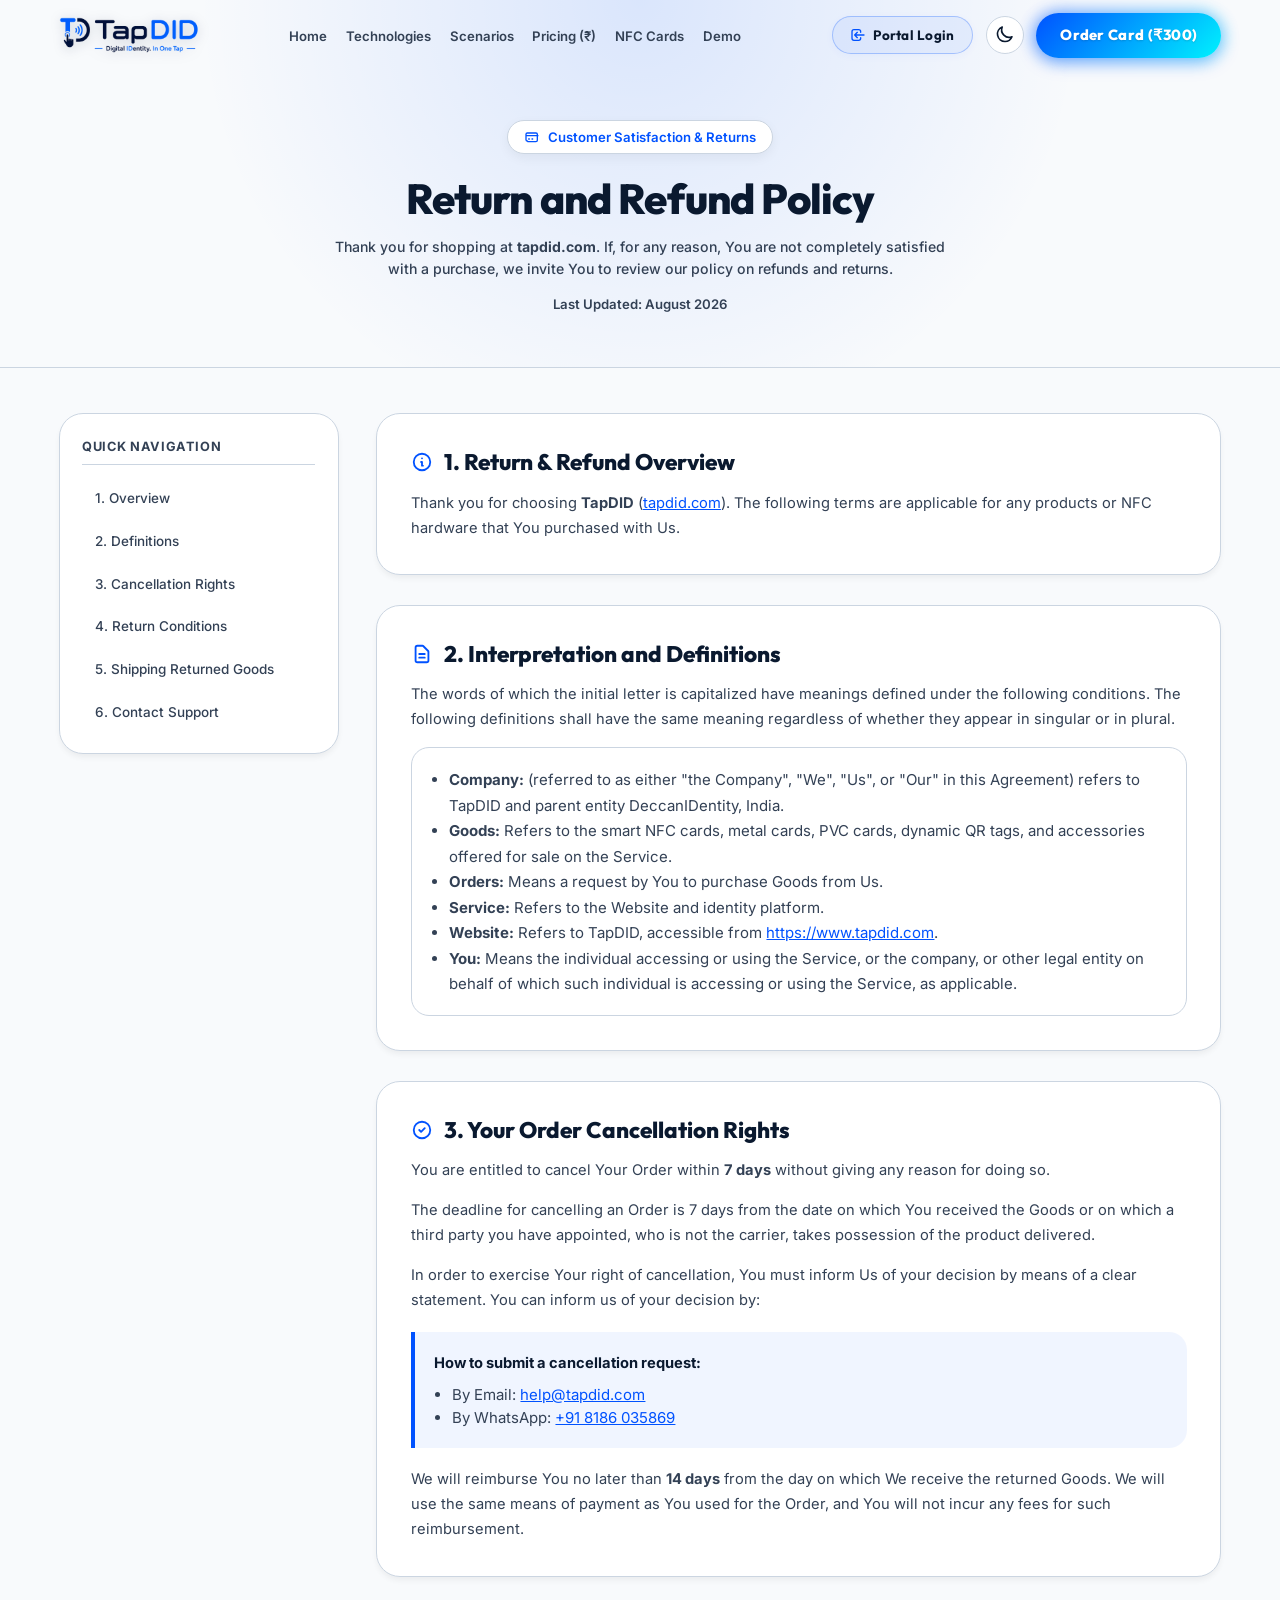
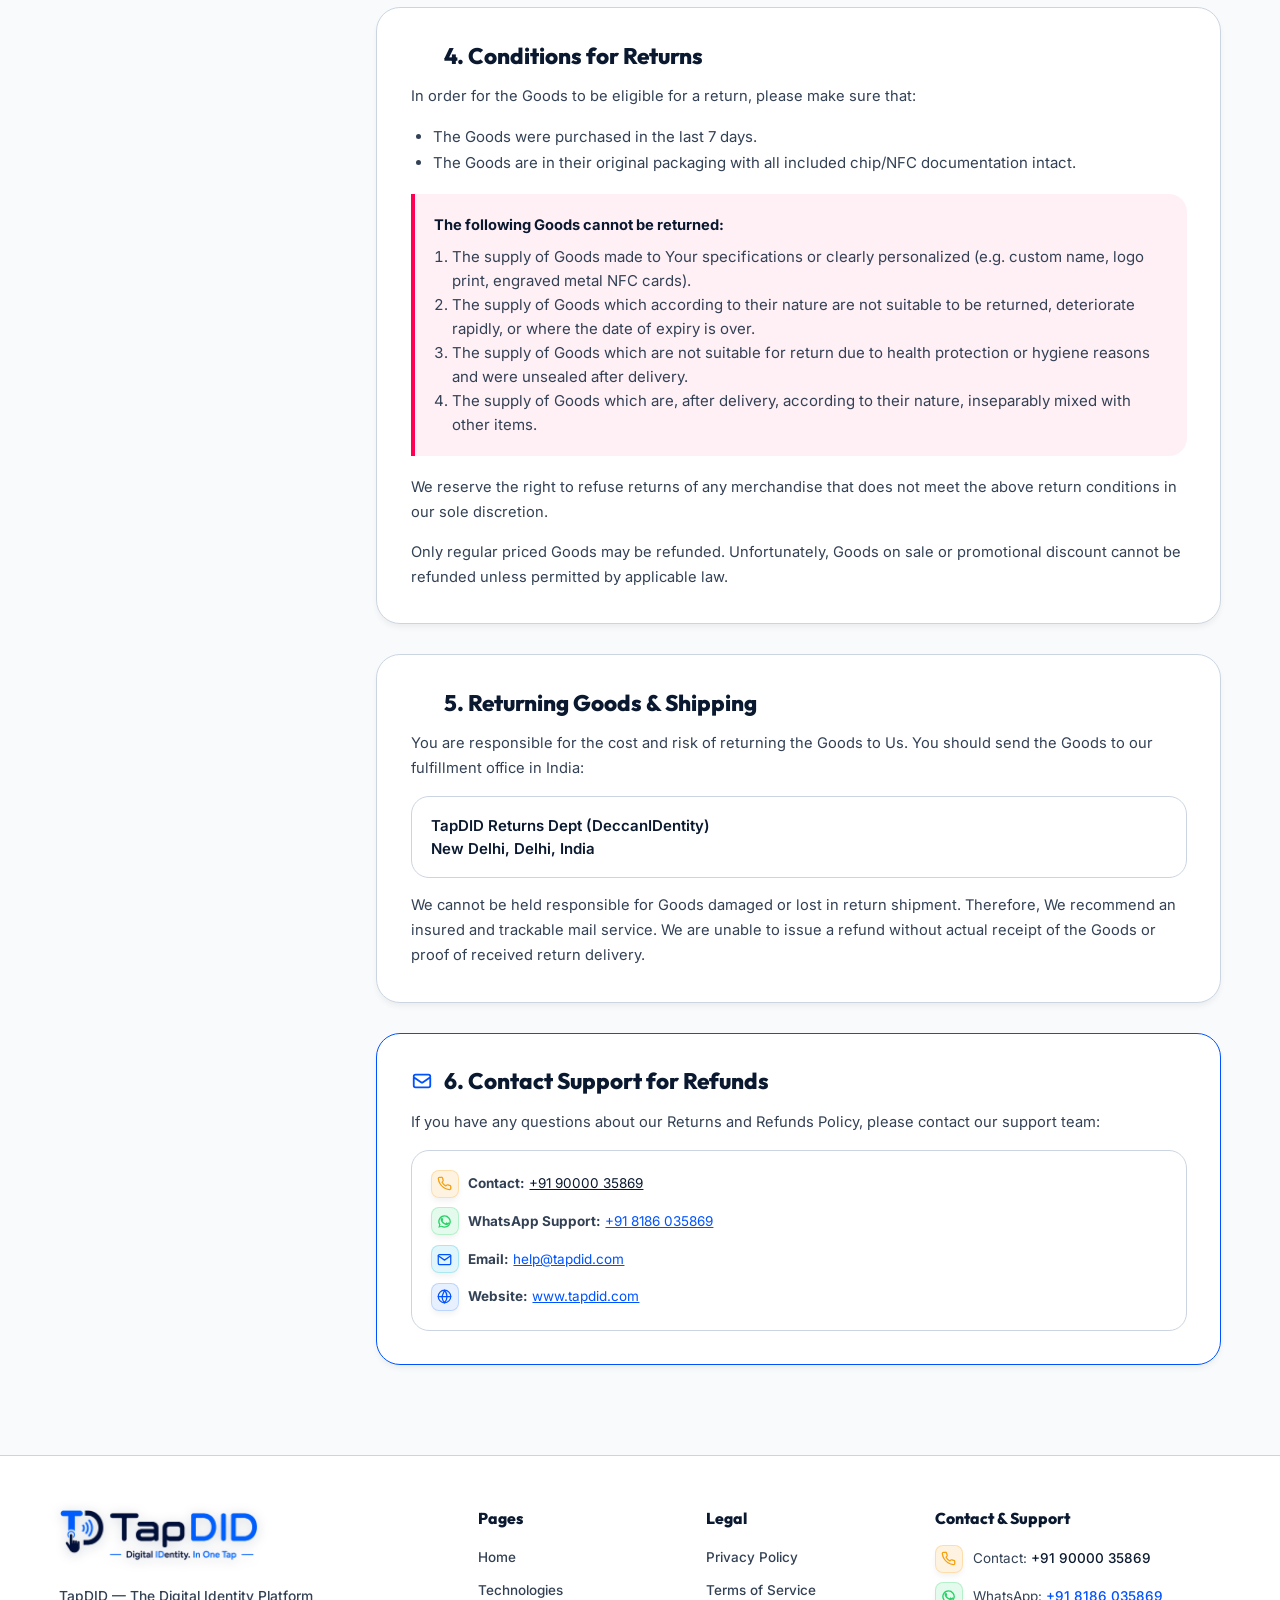
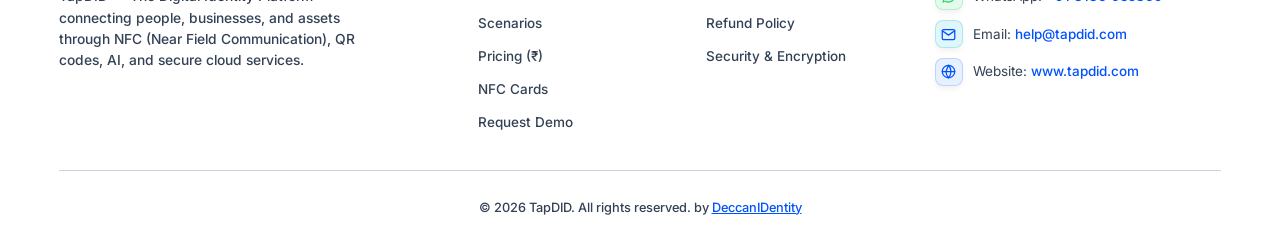
<file: refund-policy.html>
<!DOCTYPE html>
<html lang="en" data-theme="light">

<head>
  <script>
    (function () {
      try {
        var saved = sessionStorage.getItem('tapdid_theme') || 'light';
        document.documentElement.setAttribute('data-theme', saved);
      } catch (e) {
        document.documentElement.setAttribute('data-theme', 'light');
      }
    })();
  </script>
  <meta charset="UTF-8">
  <meta name="viewport" content="width=device-width, initial-scale=1.0">
  <title>Return &amp; Refund Policy — TapDID Digital Identity Platform</title>
  <meta name="description"
    content="Return and Refund Policy for TapDID (tapdid.com). Review our order cancellation, 7-day return window, and refund eligibility conditions for smart NFC cards.">
  <meta name="keywords"
    content="TapDID Refund Policy, NFC Card Returns, Order Cancellation, DeccanIDentity, Return Policy India">

  <link rel="icon" type="image/svg+xml" href="assets/favicon.ico">
  <link rel="stylesheet" href="styles.css">
</head>

<body>

  <!-- Header Navigation -->
  <header class="header">
    <div class="container nav-container">
      <a href="index.html" class="logo-link">
        <img id="mainLogo" src="assets/logo_h_nobg.png" alt="TapDID Logo" class="logo-img">
      </a>

      <nav>
        <ul class="nav-links">
          <li><a href="index.html" class="nav-link">Home</a></li>
          <li><a href="technologies.html" class="nav-link">Technologies</a></li>
          <li><a href="scenarios.html" class="nav-link">Scenarios</a></li>
          <li><a href="pricing.html" class="nav-link">Pricing (₹)</a></li>
          <li><a href="card-studio.html" class="nav-link">NFC Cards</a></li>
          <li><a href="demo.html" class="nav-link">Demo</a></li>
          <li class="mobile-portal-item">
            <a href="https://portal.tapdid.com/login" target="_blank" rel="noopener noreferrer" class="nav-link nav-link-portal">
              <svg width="16" height="16" fill="none" stroke="currentColor" viewBox="0 0 24 24">
                <path stroke-linecap="round" stroke-linejoin="round" stroke-width="2" d="M11 16l-4-4m0 0l4-4m-4 4h14m-5 4v1a3 3 0 01-3 3H6a3 3 0 01-3-3V7a3 3 0 013-3h7a3 3 0 013 3v1" />
              </svg>
              Portal Login
            </a>
          </li>
          <li class="mobile-cta-item">
            <a href="card-studio.html#customizer" class="btn btn-primary btn-glow mobile-nav-cta">Order Card (₹300)</a>
          </li>
        </ul>
      </nav>

      <div class="nav-actions">
        <a href="https://portal.tapdid.com/login" target="_blank" rel="noopener noreferrer" class="btn-portal-login" title="Login to TapDID Portal (portal.tapdid.com)">
          <svg class="portal-icon" width="16" height="16" fill="none" stroke="currentColor" viewBox="0 0 24 24">
            <path stroke-linecap="round" stroke-linejoin="round" stroke-width="2" d="M11 16l-4-4m0 0l4-4m-4 4h14m-5 4v1a3 3 0 01-3 3H6a3 3 0 01-3-3V7a3 3 0 013-3h7a3 3 0 013 3v1" />
          </svg>
          <span>Portal Login</span>
        </a>
        <button id="themeToggle" class="theme-toggle-btn" aria-label="Toggle Light/Dark Theme">
          <span id="themeIcon">
            <svg width="20" height="20" fill="none" stroke="currentColor" viewBox="0 0 24 24">
              <path stroke-linecap="round" stroke-linejoin="round" stroke-width="2"
                d="M20.354 15.354A9 9 0 018.646 3.646 9.003 9.003 0 0012 21a9.003 9.003 0 008.354-5.646z" />
            </svg>
          </span>
        </button>
        <a href="card-studio.html#customizer" class="btn btn-primary btn-glow desktop-only-btn">Order Card (₹300)</a>
        <button class="mobile-nav-toggle" aria-label="Open Navigation Menu">☰</button>
      </div>
    </div>
  </header>

  <!-- Hero Banner -->
  <section class="policy-hero">
    <div class="container">
      <div class="policy-badge">
        <svg width="16" height="16" fill="none" stroke="currentColor" viewBox="0 0 24 24">
          <path stroke-linecap="round" stroke-linejoin="round" stroke-width="2"
            d="M3 10h18M7 15h1m4 0h1m-7 4h12a2 2 0 002-2V8a2 2 0 00-2-2H5a2 2 0 00-2 2v8a2 2 0 002 2z" />
        </svg>
        Customer Satisfaction &amp; Returns
      </div>
      <h1 class="section-title" style="font-size: 2.8rem; margin-bottom: 0.75rem;">Return and Refund Policy</h1>
      <p class="section-subtitle" style="margin: 0 auto; max-width: 620px;">
        Thank you for shopping at <strong>tapdid.com</strong>. If, for any reason, You are not completely satisfied with a purchase, we invite You to review our policy on refunds and returns.
      </p>
      <div style="margin-top: 1rem; color: var(--text-muted); font-size: 0.88rem; font-weight: 600;">
        Last Updated: August 2026
      </div>
    </div>
  </section>

  <!-- Main Content Layout -->
  <main class="container">
    <div class="policy-layout">

      <!-- Navigation Sidebar -->
      <aside class="policy-sidebar">
        <div class="policy-sidebar-title">Quick Navigation</div>
        <nav class="policy-nav">
          <a href="#overview">1. Overview</a>
          <a href="#definitions">2. Definitions</a>
          <a href="#cancellation">3. Cancellation Rights</a>
          <a href="#conditions">4. Return Conditions</a>
          <a href="#returning">5. Shipping Returned Goods</a>
          <a href="#contact">6. Contact Support</a>
        </nav>
      </aside>

      <!-- Policy Content Cards -->
      <div class="policy-content">

        <!-- 1. Overview -->
        <article id="overview" class="policy-content-card">
          <h2>
            <svg width="22" height="22" fill="none" stroke="var(--accent-cyan)" viewBox="0 0 24 24">
              <path stroke-linecap="round" stroke-linejoin="round" stroke-width="2"
                d="M13 16h-1v-4h-1m1-4h.01M21 12a9 9 0 11-18 0 9 9 0 0118 0z" />
            </svg>
            1. Return &amp; Refund Overview
          </h2>
          <p>
            Thank you for choosing <strong>TapDID</strong> (<a href="https://www.tapdid.com" target="_blank" rel="noopener noreferrer" style="color: var(--accent-cyan); text-decoration: underline;">tapdid.com</a>). The following terms are applicable for any products or NFC hardware that You purchased with Us.
          </p>
        </article>

        <!-- 2. Interpretation and Definitions -->
        <article id="definitions" class="policy-content-card">
          <h2>
            <svg width="22" height="22" fill="none" stroke="var(--brand-blue)" viewBox="0 0 24 24">
              <path stroke-linecap="round" stroke-linejoin="round" stroke-width="2"
                d="M9 12h6m-6 4h6m2 5H7a2 2 0 01-2-2V5a2 2 0 012-2h5.586a1 1 0 01.707.293l5.414 5.414a1 1 0 01.293.707V19a2 2 0 01-2 2z" />
            </svg>
            2. Interpretation and Definitions
          </h2>
          <p>
            The words of which the initial letter is capitalized have meanings defined under the following conditions. The following definitions shall have the same meaning regardless of whether they appear in singular or in plural.
          </p>
          <div style="background: var(--bg-secondary); padding: 1.25rem; border-radius: var(--radius-md); margin-top: 1rem; border: 1px solid var(--border-color);">
            <ul style="margin: 0; padding-left: 1.25rem; color: var(--text-muted); line-height: 1.7;">
              <li><strong>Company:</strong> (referred to as either "the Company", "We", "Us", or "Our" in this Agreement) refers to TapDID and parent entity DeccanIDentity, India.</li>
              <li><strong>Goods:</strong> Refers to the smart NFC cards, metal cards, PVC cards, dynamic QR tags, and accessories offered for sale on the Service.</li>
              <li><strong>Orders:</strong> Means a request by You to purchase Goods from Us.</li>
              <li><strong>Service:</strong> Refers to the Website and identity platform.</li>
              <li><strong>Website:</strong> Refers to TapDID, accessible from <a href="https://www.tapdid.com" target="_blank" rel="noopener noreferrer" style="color: var(--accent-cyan);">https://www.tapdid.com</a>.</li>
              <li><strong>You:</strong> Means the individual accessing or using the Service, or the company, or other legal entity on behalf of which such individual is accessing or using the Service, as applicable.</li>
            </ul>
          </div>
        </article>

        <!-- 3. Your Order Cancellation Rights -->
        <article id="cancellation" class="policy-content-card">
          <h2>
            <svg width="22" height="22" fill="none" stroke="var(--accent-mint)" viewBox="0 0 24 24">
              <path stroke-linecap="round" stroke-linejoin="round" stroke-width="2"
                d="M9 12l2 2 4-4m6 2a9 9 0 11-18 0 9 9 0 0118 0z" />
            </svg>
            3. Your Order Cancellation Rights
          </h2>
          <p>
            You are entitled to cancel Your Order within <strong>7 days</strong> without giving any reason for doing so.
          </p>
          <p>
            The deadline for cancelling an Order is 7 days from the date on which You received the Goods or on which a third party you have appointed, who is not the carrier, takes possession of the product delivered.
          </p>
          <p>
            In order to exercise Your right of cancellation, You must inform Us of your decision by means of a clear statement. You can inform us of your decision by:
          </p>
          <div class="policy-highlight-box">
            <p style="margin: 0 0 0.5rem 0; font-weight: 700; color: var(--text-main);">How to submit a cancellation request:</p>
            <ul style="margin: 0; padding-left: 1.25rem; color: var(--text-muted);">
              <li>By Email: <a href="mailto:help@tapdid.com" style="color: var(--accent-cyan); text-decoration: underline;">help@tapdid.com</a></li>
              <li>By WhatsApp: <a href="https://wa.me/918186035869" target="_blank" rel="noopener noreferrer" style="color: var(--accent-mint); text-decoration: underline;">+91 8186 035869</a></li>
            </ul>
          </div>
          <p>
            We will reimburse You no later than <strong>14 days</strong> from the day on which We receive the returned Goods. We will use the same means of payment as You used for the Order, and You will not incur any fees for such reimbursement.
          </p>
        </article>

        <!-- 4. Conditions for Returns -->
        <article id="conditions" class="policy-content-card">
          <h2>
            <svg width="22" height="22" fill="none" stroke="var(--accent-gold)" viewBox="0 0 24 24">
              <path stroke-linecap="round" stroke-linejoin="round" stroke-width="2"
                d="M12 9v2m0 4h.01m-6.938 4h13.856c1.54 0 2.502-1.667 1.732-3L13.732 4c-.77-1.333-2.694-1.333-3.464 0L3.34 16c-.77 1.333.192 3 1.732 3z" />
            </svg>
            4. Conditions for Returns
          </h2>
          <p>
            In order for the Goods to be eligible for a return, please make sure that:
          </p>
          <ul style="margin: 0.5rem 0 1rem 1.5rem; color: var(--text-muted); line-height: 1.7;">
            <li>The Goods were purchased in the last 7 days.</li>
            <li>The Goods are in their original packaging with all included chip/NFC documentation intact.</li>
          </ul>

          <div style="background: rgba(255, 0, 85, 0.06); border-left: 4px solid #ff0055; padding: 1.25rem; border-radius: 0 var(--radius-md) var(--radius-md) 0; margin: 1.25rem 0;">
            <p style="margin: 0 0 0.5rem 0; font-weight: 700; color: var(--text-main);">The following Goods cannot be returned:</p>
            <ol style="margin: 0; padding-left: 1.25rem; color: var(--text-muted); line-height: 1.6;">
              <li>The supply of Goods made to Your specifications or clearly personalized (e.g. custom name, logo print, engraved metal NFC cards).</li>
              <li>The supply of Goods which according to their nature are not suitable to be returned, deteriorate rapidly, or where the date of expiry is over.</li>
              <li>The supply of Goods which are not suitable for return due to health protection or hygiene reasons and were unsealed after delivery.</li>
              <li>The supply of Goods which are, after delivery, according to their nature, inseparably mixed with other items.</li>
            </ol>
          </div>
          <p>
            We reserve the right to refuse returns of any merchandise that does not meet the above return conditions in our sole discretion.
          </p>
          <p>
            Only regular priced Goods may be refunded. Unfortunately, Goods on sale or promotional discount cannot be refunded unless permitted by applicable law.
          </p>
        </article>

        <!-- 5. Returning Goods -->
        <article id="returning" class="policy-content-card">
          <h2>
            <svg width="22" height="22" fill="none" stroke="var(--accent-purple)" viewBox="0 0 24 24">
              <path stroke-linecap="round" stroke-linejoin="round" stroke-width="2"
                d="M5 8h14M5 8a2 2 0 110-4h14a2 2 0 110 4M5 8v10a2 2 0 002 2h10a2 2 0 002-2V8m-9 4h4" />
            </svg>
            5. Returning Goods &amp; Shipping
          </h2>
          <p>
            You are responsible for the cost and risk of returning the Goods to Us. You should send the Goods to our fulfillment office in India:
          </p>
          <div style="background: var(--bg-secondary); padding: 1.1rem 1.25rem; border-radius: var(--radius-md); margin: 1rem 0; border: 1px solid var(--border-color); font-weight: 600; color: var(--text-main);">
            TapDID Returns Dept (DeccanIDentity)<br>
            New Delhi, Delhi, India
          </div>
          <p>
            We cannot be held responsible for Goods damaged or lost in return shipment. Therefore, We recommend an insured and trackable mail service. We are unable to issue a refund without actual receipt of the Goods or proof of received return delivery.
          </p>
        </article>

        <!-- 6. Contact Support -->
        <article id="contact" class="policy-content-card" style="border-color: var(--accent-cyan);">
          <h2>
            <svg width="22" height="22" fill="none" stroke="var(--accent-mint)" viewBox="0 0 24 24">
              <path stroke-linecap="round" stroke-linejoin="round" stroke-width="2"
                d="M3 8l7.89 5.26a2 2 0 002.22 0L21 8M5 19h14a2 2 0 002-2V7a2 2 0 00-2-2H5a2 2 0 00-2 2v10a2 2 0 002 2z" />
            </svg>
            6. Contact Support for Refunds
          </h2>
          <p>
            If you have any questions about our Returns and Refunds Policy, please contact our support team:
          </p>
          <div style="background: var(--bg-secondary); padding: 1.25rem; border-radius: var(--radius-md); margin-top: 1rem; border: 1px solid var(--border-color); display: flex; flex-direction: column; gap: 0.65rem;">
            <div class="footer-contact-item">
              <span class="contact-icon icon-phone" title="Phone Contact">
                <svg width="15" height="15" viewBox="0 0 24 24" fill="none" stroke="currentColor" stroke-width="2" stroke-linecap="round" stroke-linejoin="round"><path d="M22 16.92v3a2 2 0 0 1-2.18 2 19.79 19.79 0 0 1-8.63-3.07 19.5 19.5 0 0 1-6-6 19.79 19.79 0 0 1-3.07-8.67A2 2 0 0 1 4.11 2h3a2 2 0 0 1 2 1.72 12.84 12.84 0 0 0 .7 2.81 2 2 0 0 1-.45 2.11L8.09 9.91a16 16 0 0 0 6 6l1.27-1.27a2 2 0 0 1 2.11-.45 12.84 12.84 0 0 0 2.81.7A2 2 0 0 1 22 16.92z"/></svg>
              </span>
              <span class="contact-text"><strong>Contact:</strong> <a href="tel:+919000035869" style="color: var(--text-main);">+91 90000 35869</a></span>
            </div>
            <div class="footer-contact-item">
              <span class="contact-icon icon-whatsapp" title="WhatsApp Support">
                <svg width="15" height="15" viewBox="0 0 24 24" fill="currentColor"><path d="M17.472 14.382c-.301-.15-1.78-.878-2.056-.978-.276-.1-.477-.15-.678.15-.2.3-.777.978-.952 1.178-.175.2-.351.225-.652.075a8.21 8.21 0 01-2.418-1.491 9.055 9.055 0 01-1.674-2.083c-.176-.3-.019-.462.13-.61.136-.134.302-.35.453-.526.151-.175.201-.3.301-.5.101-.2.051-.376-.025-.526-.076-.15-.678-1.631-.929-2.238-.244-.59-.492-.51-.678-.519-.176-.008-.376-.01-.576-.01-.2 0-.526.075-.802.376-.276.3-1.053 1.029-1.053 2.509 0 1.48 1.078 2.908 1.228 3.109.15.2 2.122 3.24 5.141 4.542 2.152.928 2.977.834 3.992.684 1.134-.167 2.457-1.003 2.808-1.971.351-.968.351-1.795.246-1.97-.105-.176-.306-.276-.607-.426z"/><path d="M12 2a10 10 0 00-8.485 15.3L2 22l4.829-1.486A10 10 0 1012 2zm0 18a7.96 7.96 0 01-4.066-1.11l-.291-.173-2.868.883.896-2.797-.189-.3A7.965 7.965 0 1112 20z"/></svg>
              </span>
              <span class="contact-text"><strong>WhatsApp Support:</strong> <a href="https://wa.me/918186035869" target="_blank" rel="noopener noreferrer" style="color: var(--accent-mint);">+91 8186 035869</a></span>
            </div>
            <div class="footer-contact-item">
              <span class="contact-icon icon-email" title="Email Contact">
                <svg width="15" height="15" viewBox="0 0 24 24" fill="none" stroke="currentColor" stroke-width="2" stroke-linecap="round" stroke-linejoin="round"><path d="M4 4h16c1.1 0 2 .9 2 2v12c0 1.1-.9 2-2 2H4c-1.1 0-2-.9-2-2V6c0-1.1.9-2 2-2z"/><polyline points="22,6 12,13 2,6"/></svg>
              </span>
              <span class="contact-text"><strong>Email:</strong> <a href="mailto:help@tapdid.com" style="color: var(--accent-cyan);">help@tapdid.com</a></span>
            </div>
            <div class="footer-contact-item">
              <span class="contact-icon icon-website" title="Website Link">
                <svg width="15" height="15" viewBox="0 0 24 24" fill="none" stroke="currentColor" stroke-width="2" stroke-linecap="round" stroke-linejoin="round"><circle cx="12" cy="12" r="10"/><line x1="2" y1="12" x2="22" y2="12"/><path d="M12 2a15.3 15.3 0 0 1 4 10 15.3 15.3 0 0 1-4 10 15.3 15.3 0 0 1-4-10z"/></svg>
              </span>
              <span class="contact-text"><strong>Website:</strong> <a href="https://www.tapdid.com" target="_blank" rel="noopener noreferrer" style="color: var(--brand-blue);">www.tapdid.com</a></span>
            </div>
          </div>
        </article>

      </div>
    </div>
  </main>

  <!-- Footer -->
  <footer class="footer">
    <div class="container">
      <div class="footer-grid">
        <div class="footer-brand">
          <a href="index.html" class="footer-logo-link">
            <img id="footerLogo" src="assets/logo_h_nobg.png" alt="TapDID Logo" class="footer-logo-img">
          </a>
          <p>TapDID — The Digital Identity Platform connecting people, businesses, and assets through NFC (Near Field
            Communication), QR codes, AI, and secure cloud services.</p>
        </div>
        <div class="footer-column">
          <h4>Pages</h4>
          <ul class="footer-links">
            <li><a href="index.html">Home</a></li>
            <li><a href="technologies.html">Technologies</a></li>
            <li><a href="scenarios.html">Scenarios</a></li>
            <li><a href="pricing.html">Pricing (₹)</a></li>
            <li><a href="card-studio.html">NFC Cards</a></li>
            <li><a href="demo.html">Request Demo</a></li>
          </ul>
        </div>
        <div class="footer-column">
          <h4>Legal</h4>
          <ul class="footer-links">
            <li><a href="privacy-policy.html">Privacy Policy</a></li>
            <li><a href="terms-of-service.html">Terms of Service</a></li>
            <li><a href="refund-policy.html">Refund Policy</a></li>
            <li><a href="security-and-encryption.html">Security &amp; Encryption</a></li>
          </ul>
        </div>
        <div class="footer-column">
          <h4>Contact &amp; Support</h4>
          <ul class="footer-links">
            <li class="footer-contact-item">
              <span class="contact-icon icon-phone" title="Phone Contact">
                <svg width="15" height="15" viewBox="0 0 24 24" fill="none" stroke="currentColor" stroke-width="2" stroke-linecap="round" stroke-linejoin="round"><path d="M22 16.92v3a2 2 0 0 1-2.18 2 19.79 19.79 0 0 1-8.63-3.07 19.5 19.5 0 0 1-6-6 19.79 19.79 0 0 1-3.07-8.67A2 2 0 0 1 4.11 2h3a2 2 0 0 1 2 1.72 12.84 12.84 0 0 0 .7 2.81 2 2 0 0 1-.45 2.11L8.09 9.91a16 16 0 0 0 6 6l1.27-1.27a2 2 0 0 1 2.11-.45 12.84 12.84 0 0 0 2.81.7A2 2 0 0 1 22 16.92z"/></svg>
              </span>
              <span class="contact-text">Contact: <a href="tel:+919000035869" style="color: var(--text-main);">+91 90000 35869</a></span>
            </li>
            <li class="footer-contact-item">
              <span class="contact-icon icon-whatsapp" title="WhatsApp Support">
                <svg width="15" height="15" viewBox="0 0 24 24" fill="currentColor"><path d="M17.472 14.382c-.301-.15-1.78-.878-2.056-.978-.276-.1-.477-.15-.678.15-.2.3-.777.978-.952 1.178-.175.2-.351.225-.652.075a8.21 8.21 0 01-2.418-1.491 9.055 9.055 0 01-1.674-2.083c-.176-.3-.019-.462.13-.61.136-.134.302-.35.453-.526.151-.175.201-.3.301-.5.101-.2.051-.376-.025-.526-.076-.15-.678-1.631-.929-2.238-.244-.59-.492-.51-.678-.519-.176-.008-.376-.01-.576-.01-.2 0-.526.075-.802.376-.276.3-1.053 1.029-1.053 2.509 0 1.48 1.078 2.908 1.228 3.109.15.2 2.122 3.24 5.141 4.542 2.152.928 2.977.834 3.992.684 1.134-.167 2.457-1.003 2.808-1.971.351-.968.351-1.795.246-1.97-.105-.176-.306-.276-.607-.426z"/><path d="M12 2a10 10 0 00-8.485 15.3L2 22l4.829-1.486A10 10 0 1012 2zm0 18a7.96 7.96 0 01-4.066-1.11l-.291-.173-2.868.883.896-2.797-.189-.3A7.965 7.965 0 1112 20z"/></svg>
              </span>
              <span class="contact-text">WhatsApp: <a href="https://wa.me/918186035869" target="_blank" rel="noopener noreferrer" style="color: var(--accent-mint);">+91 8186 035869</a></span>
            </li>
            <li class="footer-contact-item">
              <span class="contact-icon icon-email" title="Email Contact">
                <svg width="15" height="15" viewBox="0 0 24 24" fill="none" stroke="currentColor" stroke-width="2" stroke-linecap="round" stroke-linejoin="round"><path d="M4 4h16c1.1 0 2 .9 2 2v12c0 1.1-.9 2-2 2H4c-1.1 0-2-.9-2-2V6c0-1.1.9-2 2-2z"/><polyline points="22,6 12,13 2,6"/></svg>
              </span>
              <span class="contact-text">Email: <a href="mailto:help@tapdid.com" style="color: var(--accent-cyan);">help@tapdid.com</a></span>
            </li>
            <li class="footer-contact-item">
              <span class="contact-icon icon-website" title="Website Link">
                <svg width="15" height="15" viewBox="0 0 24 24" fill="none" stroke="currentColor" stroke-width="2" stroke-linecap="round" stroke-linejoin="round"><circle cx="12" cy="12" r="10"/><line x1="2" y1="12" x2="22" y2="12"/><path d="M12 2a15.3 15.3 0 0 1 4 10 15.3 15.3 0 0 1-4 10 15.3 15.3 0 0 1-4-10z"/></svg>
              </span>
              <span class="contact-text">Website: <a href="https://www.tapdid.com" target="_blank" rel="noopener noreferrer" style="color: var(--brand-blue);">www.tapdid.com</a></span>
            </li>
          </ul>
        </div>
      </div>
      <div class="footer-bottom">
        &copy; 2026 TapDID. All rights reserved. by <a href="https://www.deccanidentity.com" target="_blank"
          rel="noopener noreferrer" style="color: var(--accent-cyan); text-decoration: underline;">DeccanIDentity</a>
      </div>
    </div>
  </footer>

  <script src="app.js"></script>
</body>

</html>
</file>
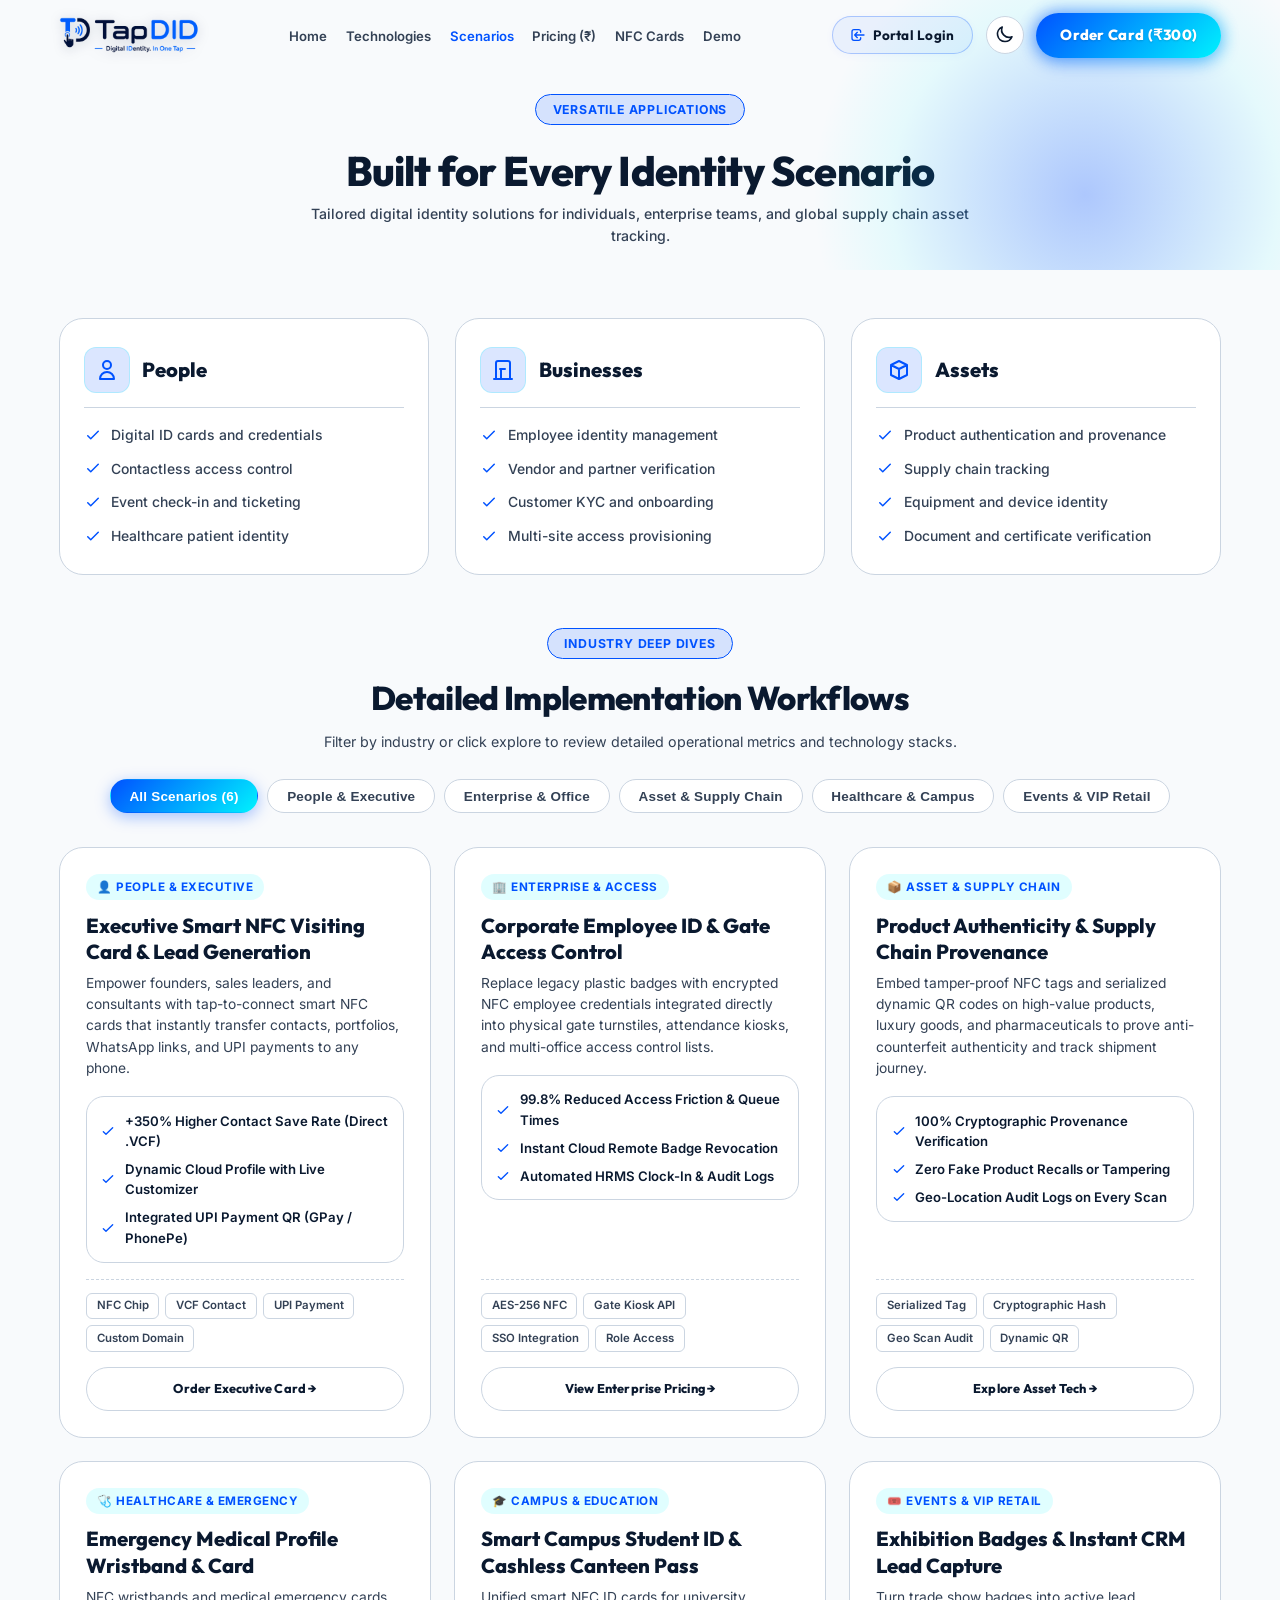
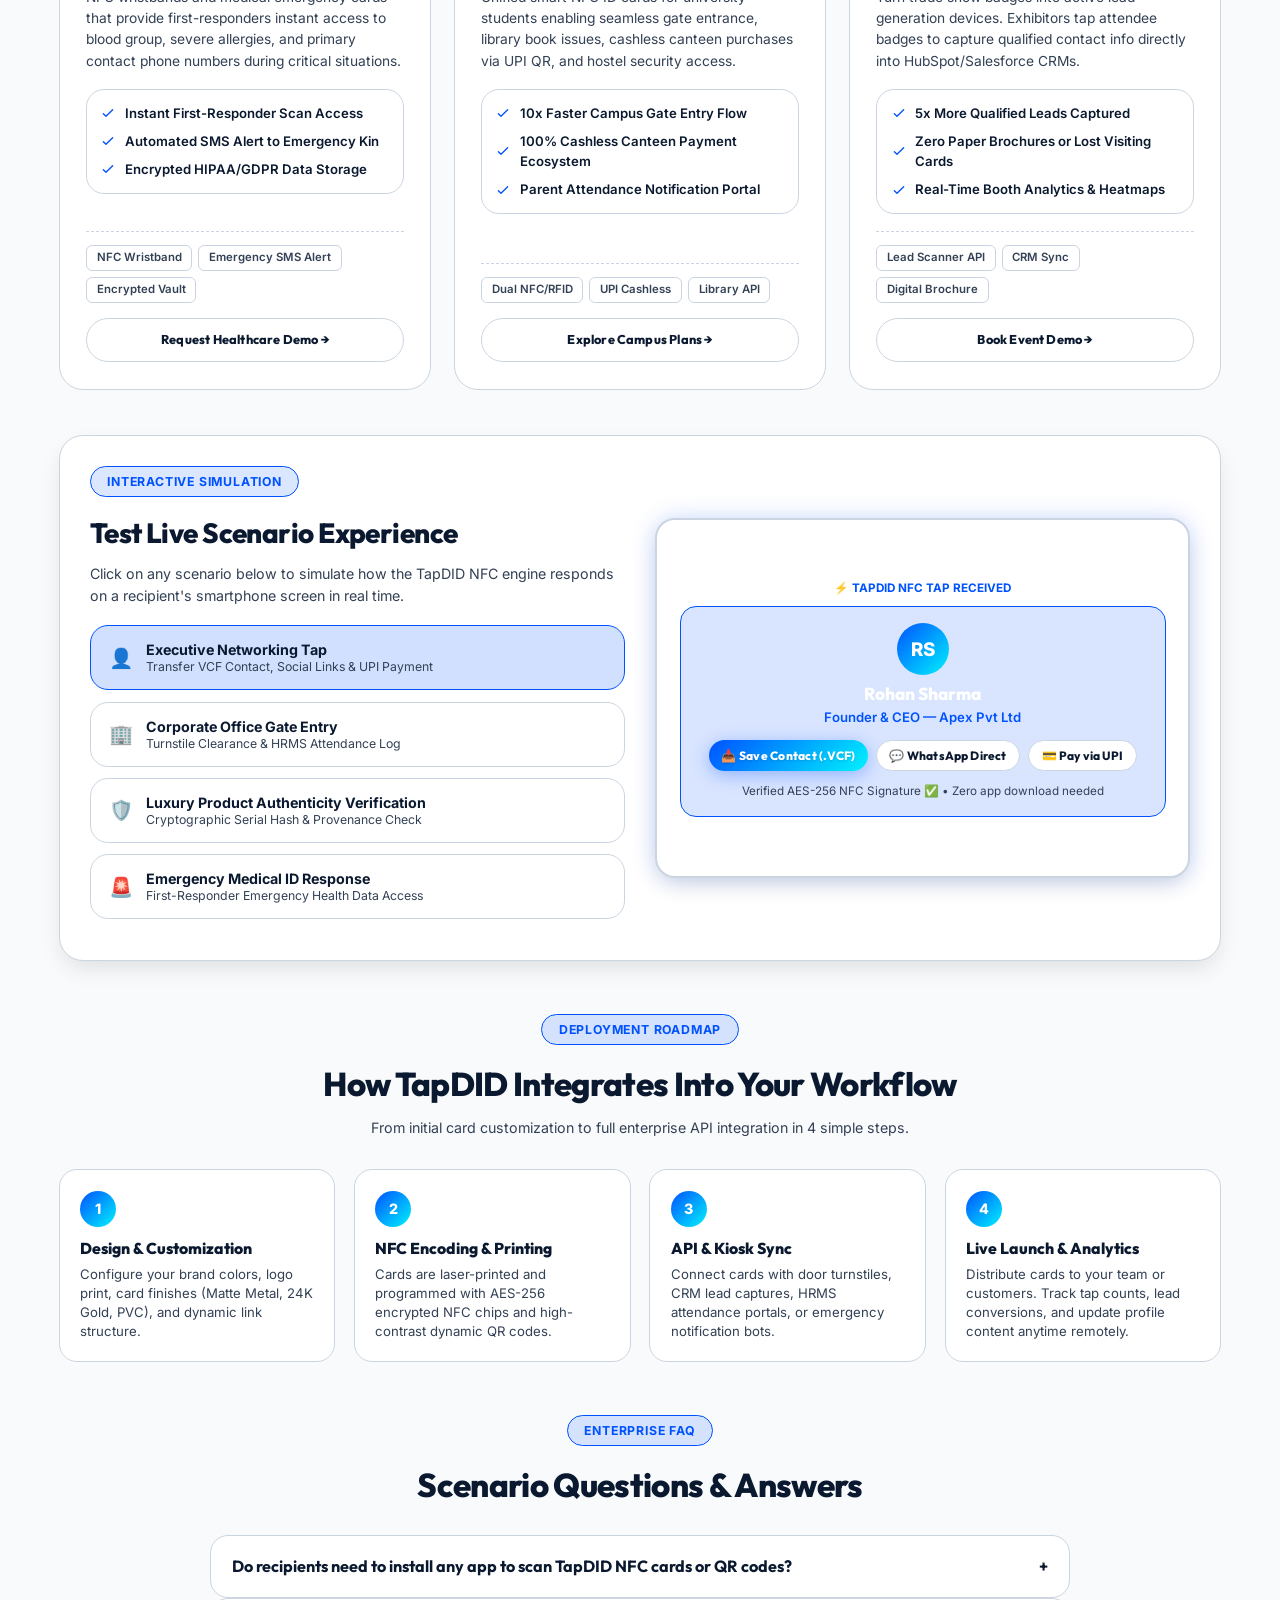
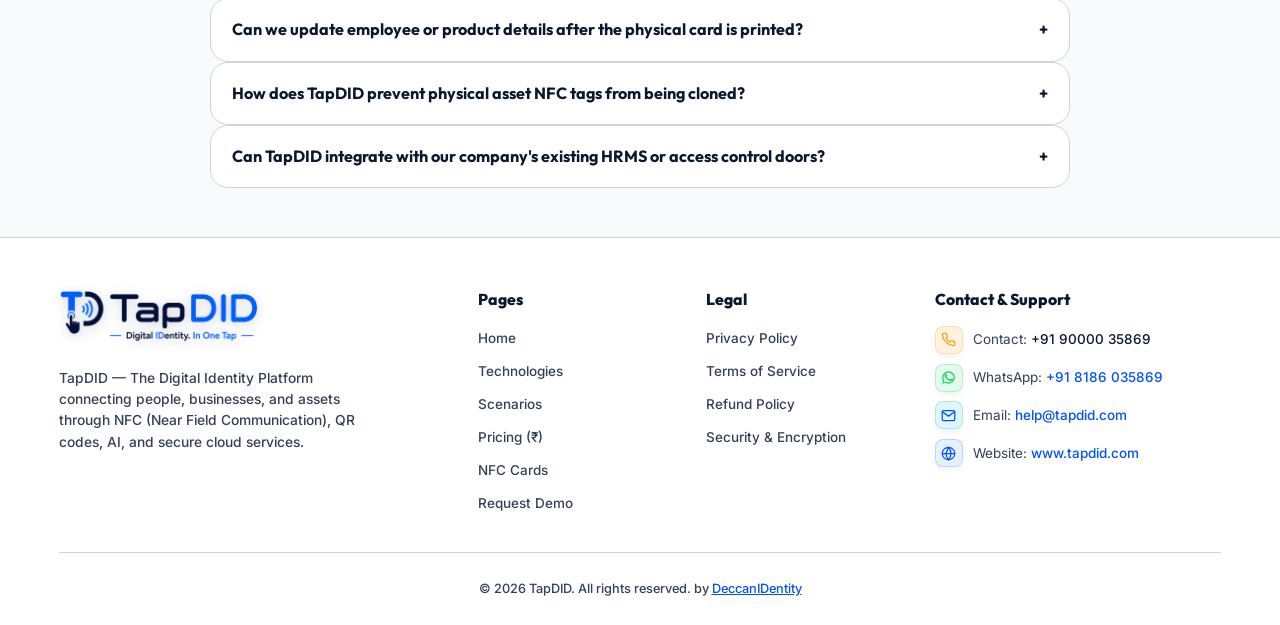
<file: scenarios.html>
<!DOCTYPE html>
<html lang="en" data-theme="light">

<head>
  <script>
    (function () {
      try {
        var saved = sessionStorage.getItem('tapdid_theme') || 'light';
        document.documentElement.setAttribute('data-theme', saved);
      } catch (e) {
        document.documentElement.setAttribute('data-theme', 'light');
      }
    })();
  </script>
  <meta charset="UTF-8">
  <meta name="viewport" content="width=device-width, initial-scale=1.0">
  <title>Identity Scenarios — TapDID Identity Platform</title>
  <meta name="description"
    content="Discover TapDID identity scenarios for People, Businesses, and Assets: Digital IDs, Access Control, KYC, and Supply Chain tracking.">
  <meta name="keywords"
    content="TapDID, Identity Scenarios, People Identity, Enterprise KYC, Asset Verification, Access Control">

  <link rel="icon" type="image/svg+xml" href="assets/favicon.ico">
  <link rel="stylesheet" href="styles.css">
</head>

<body>

  <!-- Header Navigation -->
  <header class="header">
    <div class="container nav-container">
      <a href="index.html" class="logo-link">
        <img id="mainLogo" src="assets/logo_h_nobg.png" alt="TapDID Logo" class="logo-img">
      </a>

      <nav>
        <ul class="nav-links">
          <li><a href="index.html" class="nav-link">Home</a></li>
          <li><a href="technologies.html" class="nav-link">Technologies</a></li>
          <li><a href="scenarios.html" class="nav-link active">Scenarios</a></li>
          <li><a href="pricing.html" class="nav-link">Pricing (₹)</a></li>
          <li><a href="card-studio.html" class="nav-link">NFC Cards</a></li>
          <li><a href="demo.html" class="nav-link">Demo</a></li>
          <li class="mobile-portal-item">
            <a href="https://portal.tapdid.com/login" target="_blank" rel="noopener noreferrer" class="nav-link nav-link-portal">
              <svg width="16" height="16" fill="none" stroke="currentColor" viewBox="0 0 24 24">
                <path stroke-linecap="round" stroke-linejoin="round" stroke-width="2" d="M11 16l-4-4m0 0l4-4m-4 4h14m-5 4v1a3 3 0 01-3 3H6a3 3 0 01-3-3V7a3 3 0 013-3h7a3 3 0 013 3v1" />
              </svg>
              Portal Login
            </a>
          </li>
          <li class="mobile-cta-item">
            <a href="card-studio.html#customizer" class="btn btn-primary btn-glow mobile-nav-cta">Order Card (₹300)</a>
          </li>
        </ul>
      </nav>

      <div class="nav-actions">
        <a href="https://portal.tapdid.com/login" target="_blank" rel="noopener noreferrer" class="btn-portal-login" title="Login to TapDID Portal (portal.tapdid.com)">
          <svg class="portal-icon" width="16" height="16" fill="none" stroke="currentColor" viewBox="0 0 24 24">
            <path stroke-linecap="round" stroke-linejoin="round" stroke-width="2" d="M11 16l-4-4m0 0l4-4m-4 4h14m-5 4v1a3 3 0 01-3 3H6a3 3 0 01-3-3V7a3 3 0 013-3h7a3 3 0 013 3v1" />
          </svg>
          <span>Portal Login</span>
        </a>
        <button id="themeToggle" class="theme-toggle-btn" aria-label="Toggle Light/Dark Theme">
          <span id="themeIcon">
            <svg width="20" height="20" fill="none" stroke="currentColor" viewBox="0 0 24 24">
              <path stroke-linecap="round" stroke-linejoin="round" stroke-width="2"
                d="M20.354 15.354A9 9 0 018.646 3.646 9.003 9.003 0 0012 21a9.003 9.003 0 008.354-5.646z" />
            </svg>
          </span>
        </button>
        <a href="card-studio.html#customizer" class="btn btn-primary btn-glow desktop-only-btn">Order Card (₹300)</a>
        <button class="mobile-nav-toggle" aria-label="Open Navigation Menu">☰</button>
      </div>
    </div>
  </header>

  <!-- Page Banner -->
  <section class="hero" style="min-height: auto; padding-top: 6.25rem; padding-bottom: 1.5rem;">
    <div class="hero-bg-glow"></div>
    <div class="container text-center" style="text-align: center;">
      <div class="badge">Versatile Applications</div>
      <h1 class="section-title" style="font-size: 2.75rem; margin-top: 0.35rem; margin-bottom: 0.5rem;">Built for Every Identity Scenario</h1>
      <p class="section-subtitle" style="max-width: 720px; margin: 0.25rem auto 0;">Tailored digital identity solutions for individuals, enterprise teams, and global supply chain asset tracking.</p>
    </div>
  </section>

  <!-- Detailed Scenarios Section -->
  <section id="scenarios" class="section">
    <div class="container">

      <!-- Core Identity Pillars Section (People, Businesses, Assets) -->
      <div style="margin-bottom: 3.5rem;">
        <div class="scenarios-grid">
          <!-- Pillar 1: People -->
          <div class="scenario-card">
            <div class="scenario-header">
              <div class="scenario-icon">
                <svg width="24" height="24" fill="none" stroke="currentColor" viewBox="0 0 24 24">
                  <path stroke-linecap="round" stroke-linejoin="round" stroke-width="2"
                    d="M16 7a4 4 0 11-8 0 4 4 0 018 0zM12 14a7 7 0 00-7 7h14a7 7 0 00-7-7z" />
                </svg>
              </div>
              <h3>People</h3>
            </div>
            <ul class="scenario-list">
              <li>
                <svg fill="none" stroke="currentColor" viewBox="0 0 24 24">
                  <path stroke-linecap="round" stroke-linejoin="round" stroke-width="2" d="M5 13l4 4L19 7" />
                </svg>
                Digital ID cards and credentials
              </li>
              <li>
                <svg fill="none" stroke="currentColor" viewBox="0 0 24 24">
                  <path stroke-linecap="round" stroke-linejoin="round" stroke-width="2" d="M5 13l4 4L19 7" />
                </svg>
                Contactless access control
              </li>
              <li>
                <svg fill="none" stroke="currentColor" viewBox="0 0 24 24">
                  <path stroke-linecap="round" stroke-linejoin="round" stroke-width="2" d="M5 13l4 4L19 7" />
                </svg>
                Event check-in and ticketing
              </li>
              <li>
                <svg fill="none" stroke="currentColor" viewBox="0 0 24 24">
                  <path stroke-linecap="round" stroke-linejoin="round" stroke-width="2" d="M5 13l4 4L19 7" />
                </svg>
                Healthcare patient identity
              </li>
            </ul>
          </div>

          <!-- Pillar 2: Businesses -->
          <div class="scenario-card">
            <div class="scenario-header">
              <div class="scenario-icon">
                <svg width="24" height="24" fill="none" stroke="currentColor" viewBox="0 0 24 24">
                  <path stroke-linecap="round" stroke-linejoin="round" stroke-width="2"
                    d="M19 21V5a2 2 0 00-2-2H7a2 2 0 00-2 2v16m14 0h2m-2 0h-5m-9 0H3m2 0h5m0 0h4m-4 0V11m0 0h4m-4 0H9" />
                </svg>
              </div>
              <h3>Businesses</h3>
            </div>
            <ul class="scenario-list">
              <li>
                <svg fill="none" stroke="currentColor" viewBox="0 0 24 24">
                  <path stroke-linecap="round" stroke-linejoin="round" stroke-width="2" d="M5 13l4 4L19 7" />
                </svg>
                Employee identity management
              </li>
              <li>
                <svg fill="none" stroke="currentColor" viewBox="0 0 24 24">
                  <path stroke-linecap="round" stroke-linejoin="round" stroke-width="2" d="M5 13l4 4L19 7" />
                </svg>
                Vendor and partner verification
              </li>
              <li>
                <svg fill="none" stroke="currentColor" viewBox="0 0 24 24">
                  <path stroke-linecap="round" stroke-linejoin="round" stroke-width="2" d="M5 13l4 4L19 7" />
                </svg>
                Customer KYC and onboarding
              </li>
              <li>
                <svg fill="none" stroke="currentColor" viewBox="0 0 24 24">
                  <path stroke-linecap="round" stroke-linejoin="round" stroke-width="2" d="M5 13l4 4L19 7" />
                </svg>
                Multi-site access provisioning
              </li>
            </ul>
          </div>

          <!-- Pillar 3: Assets -->
          <div class="scenario-card">
            <div class="scenario-header">
              <div class="scenario-icon">
                <svg width="24" height="24" fill="none" stroke="currentColor" viewBox="0 0 24 24">
                  <path stroke-linecap="round" stroke-linejoin="round" stroke-width="2"
                    d="M20 7l-8-4-8 4m16 0l-8 4m8-4v10l-8 4m0-10L4 7m8 4v10M4 7v10l8 4" />
                </svg>
              </div>
              <h3>Assets</h3>
            </div>
            <ul class="scenario-list">
              <li>
                <svg fill="none" stroke="currentColor" viewBox="0 0 24 24">
                  <path stroke-linecap="round" stroke-linejoin="round" stroke-width="2" d="M5 13l4 4L19 7" />
                </svg>
                Product authentication and provenance
              </li>
              <li>
                <svg fill="none" stroke="currentColor" viewBox="0 0 24 24">
                  <path stroke-linecap="round" stroke-linejoin="round" stroke-width="2" d="M5 13l4 4L19 7" />
                </svg>
                Supply chain tracking
              </li>
              <li>
                <svg fill="none" stroke="currentColor" viewBox="0 0 24 24">
                  <path stroke-linecap="round" stroke-linejoin="round" stroke-width="2" d="M5 13l4 4L19 7" />
                </svg>
                Equipment and device identity
              </li>
              <li>
                <svg fill="none" stroke="currentColor" viewBox="0 0 24 24">
                  <path stroke-linecap="round" stroke-linejoin="round" stroke-width="2" d="M5 13l4 4L19 7" />
                </svg>
                Document and certificate verification
              </li>
            </ul>
          </div>
        </div>
      </div>

      <!-- Industry Deep Dive Header -->
      <div class="text-center" style="text-align: center; max-width: 680px; margin: 0 auto 1.75rem auto;">
        <div class="badge">Industry Deep Dives</div>
        <h2 class="section-title" style="font-size: 2.2rem; margin-top: 0.25rem;">Detailed Implementation Workflows</h2>
        <p style="color: var(--text-muted); font-size: 0.95rem;">Filter by industry or click explore to review detailed operational metrics and technology stacks.</p>
      </div>

      <!-- Industry Category Filter Tabs -->
      <div class="scenario-filter-bar">
        <button class="filter-btn active" data-filter="all">All Scenarios (6)</button>
        <button class="filter-btn" data-filter="people">People &amp; Executive</button>
        <button class="filter-btn" data-filter="business">Enterprise &amp; Office</button>
        <button class="filter-btn" data-filter="asset">Asset &amp; Supply Chain</button>
        <button class="filter-btn" data-filter="health">Healthcare &amp; Campus</button>
        <button class="filter-btn" data-filter="events">Events &amp; VIP Retail</button>
      </div>

      <!-- Scenarios Detailed Grid -->
      <div class="scenarios-grid-detailed">

        <!-- Scenario 1: Executive Smart Visiting Card -->
        <div class="scenario-card-detailed" data-category="people">
          <div>
            <span class="scenario-category-badge">👤 People &amp; Executive</span>
            <h3 class="scenario-card-title">Executive Smart NFC Visiting Card &amp; Lead Generation</h3>
            <p class="scenario-desc">Empower founders, sales leaders, and consultants with tap-to-connect smart NFC cards that instantly transfer contacts, portfolios, WhatsApp links, and UPI payments to any phone.</p>
            
            <div class="scenario-highlights">
              <div class="scenario-highlight-item">
                <svg fill="none" stroke="currentColor" viewBox="0 0 24 24"><path stroke-linecap="round" stroke-linejoin="round" stroke-width="2" d="M5 13l4 4L19 7"/></svg>
                +350% Higher Contact Save Rate (Direct .VCF)
              </div>
              <div class="scenario-highlight-item">
                <svg fill="none" stroke="currentColor" viewBox="0 0 24 24"><path stroke-linecap="round" stroke-linejoin="round" stroke-width="2" d="M5 13l4 4L19 7"/></svg>
                Dynamic Cloud Profile with Live Customizer
              </div>
              <div class="scenario-highlight-item">
                <svg fill="none" stroke="currentColor" viewBox="0 0 24 24"><path stroke-linecap="round" stroke-linejoin="round" stroke-width="2" d="M5 13l4 4L19 7"/></svg>
                Integrated UPI Payment QR (GPay / PhonePe)
              </div>
            </div>
          </div>

          <div>
            <div class="tech-tags-wrapper">
              <span class="tech-tag">NFC Chip</span>
              <span class="tech-tag">VCF Contact</span>
              <span class="tech-tag">UPI Payment</span>
              <span class="tech-tag">Custom Domain</span>
            </div>
            <a href="card-studio.html#customizer" class="btn btn-secondary" style="width: 100%; margin-top: 1rem; text-align: center; justify-content: center; font-size: 0.85rem;">Order Executive Card →</a>
          </div>
        </div>

        <!-- Scenario 2: Enterprise Office Access -->
        <div class="scenario-card-detailed" data-category="business">
          <div>
            <span class="scenario-category-badge">🏢 Enterprise &amp; Access</span>
            <h3 class="scenario-card-title">Corporate Employee ID &amp; Gate Access Control</h3>
            <p class="scenario-desc">Replace legacy plastic badges with encrypted NFC employee credentials integrated directly into physical gate turnstiles, attendance kiosks, and multi-office access control lists.</p>
            
            <div class="scenario-highlights">
              <div class="scenario-highlight-item">
                <svg fill="none" stroke="currentColor" viewBox="0 0 24 24"><path stroke-linecap="round" stroke-linejoin="round" stroke-width="2" d="M5 13l4 4L19 7"/></svg>
                99.8% Reduced Access Friction &amp; Queue Times
              </div>
              <div class="scenario-highlight-item">
                <svg fill="none" stroke="currentColor" viewBox="0 0 24 24"><path stroke-linecap="round" stroke-linejoin="round" stroke-width="2" d="M5 13l4 4L19 7"/></svg>
                Instant Cloud Remote Badge Revocation
              </div>
              <div class="scenario-highlight-item">
                <svg fill="none" stroke="currentColor" viewBox="0 0 24 24"><path stroke-linecap="round" stroke-linejoin="round" stroke-width="2" d="M5 13l4 4L19 7"/></svg>
                Automated HRMS Clock-In &amp; Audit Logs
              </div>
            </div>
          </div>

          <div>
            <div class="tech-tags-wrapper">
              <span class="tech-tag">AES-256 NFC</span>
              <span class="tech-tag">Gate Kiosk API</span>
              <span class="tech-tag">SSO Integration</span>
              <span class="tech-tag">Role Access</span>
            </div>
            <a href="pricing.html" class="btn btn-secondary" style="width: 100%; margin-top: 1rem; text-align: center; justify-content: center; font-size: 0.85rem;">View Enterprise Pricing →</a>
          </div>
        </div>

        <!-- Scenario 3: Supply Chain Asset Authentication -->
        <div class="scenario-card-detailed" data-category="asset">
          <div>
            <span class="scenario-category-badge">📦 Asset &amp; Supply Chain</span>
            <h3 class="scenario-card-title">Product Authenticity &amp; Supply Chain Provenance</h3>
            <p class="scenario-desc">Embed tamper-proof NFC tags and serialized dynamic QR codes on high-value products, luxury goods, and pharmaceuticals to prove anti-counterfeit authenticity and track shipment journey.</p>
            
            <div class="scenario-highlights">
              <div class="scenario-highlight-item">
                <svg fill="none" stroke="currentColor" viewBox="0 0 24 24"><path stroke-linecap="round" stroke-linejoin="round" stroke-width="2" d="M5 13l4 4L19 7"/></svg>
                100% Cryptographic Provenance Verification
              </div>
              <div class="scenario-highlight-item">
                <svg fill="none" stroke="currentColor" viewBox="0 0 24 24"><path stroke-linecap="round" stroke-linejoin="round" stroke-width="2" d="M5 13l4 4L19 7"/></svg>
                Zero Fake Product Recalls or Tampering
              </div>
              <div class="scenario-highlight-item">
                <svg fill="none" stroke="currentColor" viewBox="0 0 24 24"><path stroke-linecap="round" stroke-linejoin="round" stroke-width="2" d="M5 13l4 4L19 7"/></svg>
                Geo-Location Audit Logs on Every Scan
              </div>
            </div>
          </div>

          <div>
            <div class="tech-tags-wrapper">
              <span class="tech-tag">Serialized Tag</span>
              <span class="tech-tag">Cryptographic Hash</span>
              <span class="tech-tag">Geo Scan Audit</span>
              <span class="tech-tag">Dynamic QR</span>
            </div>
            <a href="technologies.html" class="btn btn-secondary" style="width: 100%; margin-top: 1rem; text-align: center; justify-content: center; font-size: 0.85rem;">Explore Asset Tech →</a>
          </div>
        </div>

        <!-- Scenario 4: Healthcare Emergency ID -->
        <div class="scenario-card-detailed" data-category="health">
          <div>
            <span class="scenario-category-badge">🩺 Healthcare &amp; Emergency</span>
            <h3 class="scenario-card-title">Emergency Medical Profile Wristband &amp; Card</h3>
            <p class="scenario-desc">NFC wristbands and medical emergency cards that provide first-responders instant access to blood group, severe allergies, and primary contact phone numbers during critical situations.</p>
            
            <div class="scenario-highlights">
              <div class="scenario-highlight-item">
                <svg fill="none" stroke="currentColor" viewBox="0 0 24 24"><path stroke-linecap="round" stroke-linejoin="round" stroke-width="2" d="M5 13l4 4L19 7"/></svg>
                Instant First-Responder Scan Access
              </div>
              <div class="scenario-highlight-item">
                <svg fill="none" stroke="currentColor" viewBox="0 0 24 24"><path stroke-linecap="round" stroke-linejoin="round" stroke-width="2" d="M5 13l4 4L19 7"/></svg>
                Automated SMS Alert to Emergency Kin
              </div>
              <div class="scenario-highlight-item">
                <svg fill="none" stroke="currentColor" viewBox="0 0 24 24"><path stroke-linecap="round" stroke-linejoin="round" stroke-width="2" d="M5 13l4 4L19 7"/></svg>
                Encrypted HIPAA/GDPR Data Storage
              </div>
            </div>
          </div>

          <div>
            <div class="tech-tags-wrapper">
              <span class="tech-tag">NFC Wristband</span>
              <span class="tech-tag">Emergency SMS Alert</span>
              <span class="tech-tag">Encrypted Vault</span>
            </div>
            <a href="demo.html" class="btn btn-secondary" style="width: 100%; margin-top: 1rem; text-align: center; justify-content: center; font-size: 0.85rem;">Request Healthcare Demo →</a>
          </div>
        </div>

        <!-- Scenario 5: Smart Campus Student Pass -->
        <div class="scenario-card-detailed" data-category="health">
          <div>
            <span class="scenario-category-badge">🎓 Campus &amp; Education</span>
            <h3 class="scenario-card-title">Smart Campus Student ID &amp; Cashless Canteen Pass</h3>
            <p class="scenario-desc">Unified smart NFC ID cards for university students enabling seamless gate entrance, library book issues, cashless canteen purchases via UPI QR, and hostel security access.</p>
            
            <div class="scenario-highlights">
              <div class="scenario-highlight-item">
                <svg fill="none" stroke="currentColor" viewBox="0 0 24 24"><path stroke-linecap="round" stroke-linejoin="round" stroke-width="2" d="M5 13l4 4L19 7"/></svg>
                10x Faster Campus Gate Entry Flow
              </div>
              <div class="scenario-highlight-item">
                <svg fill="none" stroke="currentColor" viewBox="0 0 24 24"><path stroke-linecap="round" stroke-linejoin="round" stroke-width="2" d="M5 13l4 4L19 7"/></svg>
                100% Cashless Canteen Payment Ecosystem
              </div>
              <div class="scenario-highlight-item">
                <svg fill="none" stroke="currentColor" viewBox="0 0 24 24"><path stroke-linecap="round" stroke-linejoin="round" stroke-width="2" d="M5 13l4 4L19 7"/></svg>
                Parent Attendance Notification Portal
              </div>
            </div>
          </div>

          <div>
            <div class="tech-tags-wrapper">
              <span class="tech-tag">Dual NFC/RFID</span>
              <span class="tech-tag">UPI Cashless</span>
              <span class="tech-tag">Library API</span>
            </div>
            <a href="pricing.html" class="btn btn-secondary" style="width: 100%; margin-top: 1rem; text-align: center; justify-content: center; font-size: 0.85rem;">Explore Campus Plans →</a>
          </div>
        </div>

        <!-- Scenario 6: Event Ticketing & Lead Capture -->
        <div class="scenario-card-detailed" data-category="events">
          <div>
            <span class="scenario-category-badge">🎟️ Events &amp; VIP Retail</span>
            <h3 class="scenario-card-title">Exhibition Badges &amp; Instant CRM Lead Capture</h3>
            <p class="scenario-desc">Turn trade show badges into active lead generation devices. Exhibitors tap attendee badges to capture qualified contact info directly into HubSpot/Salesforce CRMs.</p>
            
            <div class="scenario-highlights">
              <div class="scenario-highlight-item">
                <svg fill="none" stroke="currentColor" viewBox="0 0 24 24"><path stroke-linecap="round" stroke-linejoin="round" stroke-width="2" d="M5 13l4 4L19 7"/></svg>
                5x More Qualified Leads Captured
              </div>
              <div class="scenario-highlight-item">
                <svg fill="none" stroke="currentColor" viewBox="0 0 24 24"><path stroke-linecap="round" stroke-linejoin="round" stroke-width="2" d="M5 13l4 4L19 7"/></svg>
                Zero Paper Brochures or Lost Visiting Cards
              </div>
              <div class="scenario-highlight-item">
                <svg fill="none" stroke="currentColor" viewBox="0 0 24 24"><path stroke-linecap="round" stroke-linejoin="round" stroke-width="2" d="M5 13l4 4L19 7"/></svg>
                Real-Time Booth Analytics &amp; Heatmaps
              </div>
            </div>
          </div>

          <div>
            <div class="tech-tags-wrapper">
              <span class="tech-tag">Lead Scanner API</span>
              <span class="tech-tag">CRM Sync</span>
              <span class="tech-tag">Digital Brochure</span>
            </div>
            <a href="demo.html" class="btn btn-secondary" style="width: 100%; margin-top: 1rem; text-align: center; justify-content: center; font-size: 0.85rem;">Book Event Demo →</a>
          </div>
        </div>

      </div>

      <!-- Live Scenario Interactive Simulator Widget -->
      <div class="sim-widget-card">
        <div class="sim-grid">
          <div>
            <div class="badge">Interactive Simulation</div>
            <h2 class="section-title" style="text-align: left; font-size: 1.85rem; margin-top: 0.25rem;">Test Live Scenario Experience</h2>
            <p style="color: var(--text-muted); margin-bottom: 1.25rem; font-size: 0.95rem;">Click on any scenario below to simulate how the TapDID NFC engine responds on a recipient's smartphone screen in real time.</p>

            <button class="sim-nav-btn active" data-sim="networking">
              <span style="font-size: 1.3rem;">👤</span>
              <div>
                <strong style="display: block; font-size: 0.95rem;">Executive Networking Tap</strong>
                <span style="font-size: 0.82rem; color: var(--text-muted);">Transfer VCF Contact, Social Links &amp; UPI Payment</span>
              </div>
            </button>

            <button class="sim-nav-btn" data-sim="enterprise">
              <span style="font-size: 1.3rem;">🏢</span>
              <div>
                <strong style="display: block; font-size: 0.95rem;">Corporate Office Gate Entry</strong>
                <span style="font-size: 0.82rem; color: var(--text-muted);">Turnstile Clearance &amp; HRMS Attendance Log</span>
              </div>
            </button>

            <button class="sim-nav-btn" data-sim="asset">
              <span style="font-size: 1.3rem;">🛡️</span>
              <div>
                <strong style="display: block; font-size: 0.95rem;">Luxury Product Authenticity Verification</strong>
                <span style="font-size: 0.82rem; color: var(--text-muted);">Cryptographic Serial Hash &amp; Provenance Check</span>
              </div>
            </button>

            <button class="sim-nav-btn" data-sim="healthcare">
              <span style="font-size: 1.3rem;">🚨</span>
              <div>
                <strong style="display: block; font-size: 0.95rem;">Emergency Medical ID Response</strong>
                <span style="font-size: 0.82rem; color: var(--text-muted);">First-Responder Emergency Health Data Access</span>
              </div>
            </button>
          </div>

          <div>
            <div class="sim-display-screen" id="simDisplayScreen">
              <div style="font-size: 0.78rem; color: var(--accent-cyan); text-transform: uppercase; font-weight: 700; margin-bottom: 0.6rem;">⚡ TapDID NFC Tap Received</div>
              <div style="background: rgba(0, 82, 255, 0.15); border: 1px solid var(--accent-cyan); padding: 1.1rem; border-radius: 16px; text-align: center; width: 100%;">
                <div style="width: 52px; height: 52px; border-radius: 50%; background: var(--accent-gradient); color: #fff; font-weight: 800; display: flex; align-items: center; justify-content: center; margin: 0 auto 0.5rem; font-size: 1.25rem;">RS</div>
                <h4 style="color: #fff; margin-bottom: 0.2rem; font-size: 1.15rem;">Rohan Sharma</h4>
                <p style="color: var(--accent-cyan); font-size: 0.88rem; font-weight: 600;">Founder &amp; CEO — Apex Pvt Ltd</p>
                <div style="margin-top: 0.85rem; display: flex; gap: 0.5rem; justify-content: center; flex-wrap: wrap;">
                  <button class="btn btn-primary" style="padding: 0.45rem 0.85rem; font-size: 0.8rem;">📥 Save Contact (.VCF)</button>
                  <button class="btn btn-secondary" style="padding: 0.45rem 0.85rem; font-size: 0.8rem;">💬 WhatsApp Direct</button>
                  <button class="btn btn-secondary" style="padding: 0.45rem 0.85rem; font-size: 0.8rem;">💳 Pay via UPI</button>
                </div>
                <p style="font-size: 0.78rem; color: var(--text-muted); margin-top: 0.75rem;">Verified AES-256 NFC Signature ✅ • Zero app download needed</p>
              </div>
            </div>
          </div>
        </div>
      </div>

      <!-- 4-Step Deployment Roadmap -->
      <div style="margin-bottom: 3.5rem;">
        <div class="text-center" style="text-align: center; max-width: 680px; margin: 0 auto 2rem auto;">
          <div class="badge">Deployment Roadmap</div>
          <h2 class="section-title" style="font-size: 2.2rem; margin-top: 0.25rem;">How TapDID Integrates Into Your Workflow</h2>
          <p style="color: var(--text-muted); font-size: 0.95rem;">From initial card customization to full enterprise API integration in 4 simple steps.</p>
        </div>

        <div class="workflow-grid-4">
          <div class="workflow-step-card">
            <div class="step-number">1</div>
            <h4 style="font-size: 1.05rem; margin-bottom: 0.4rem;">Design &amp; Customization</h4>
            <p style="color: var(--text-muted); font-size: 0.88rem; line-height: 1.45;">Configure your brand colors, logo print, card finishes (Matte Metal, 24K Gold, PVC), and dynamic link structure.</p>
          </div>

          <div class="workflow-step-card">
            <div class="step-number">2</div>
            <h4 style="font-size: 1.05rem; margin-bottom: 0.4rem;">NFC Encoding &amp; Printing</h4>
            <p style="color: var(--text-muted); font-size: 0.88rem; line-height: 1.45;">Cards are laser-printed and programmed with AES-256 encrypted NFC chips and high-contrast dynamic QR codes.</p>
          </div>

          <div class="workflow-step-card">
            <div class="step-number">3</div>
            <h4 style="font-size: 1.05rem; margin-bottom: 0.4rem;">API &amp; Kiosk Sync</h4>
            <p style="color: var(--text-muted); font-size: 0.88rem; line-height: 1.45;">Connect cards with door turnstiles, CRM lead captures, HRMS attendance portals, or emergency notification bots.</p>
          </div>

          <div class="workflow-step-card">
            <div class="step-number">4</div>
            <h4 style="font-size: 1.05rem; margin-bottom: 0.4rem;">Live Launch &amp; Analytics</h4>
            <p style="color: var(--text-muted); font-size: 0.88rem; line-height: 1.45;">Distribute cards to your team or customers. Track tap counts, lead conversions, and update profile content anytime remotely.</p>
          </div>
        </div>
      </div>

      <!-- Frequently Asked Questions Accordion -->
      <div style="max-width: 860px; margin: 0 auto;">
        <div class="text-center" style="text-align: center; margin-bottom: 2rem;">
          <div class="badge">Enterprise FAQ</div>
          <h2 class="section-title" style="font-size: 2.2rem; margin-top: 0.25rem;">Scenario Questions &amp; Answers</h2>
        </div>

        <div class="faq-accordion">
          <div class="faq-item">
            <div class="faq-question">
              <span>Do recipients need to install any app to scan TapDID NFC cards or QR codes?</span>
              <span class="faq-icon">+</span>
            </div>
            <div class="faq-answer">
              <p>No! TapDID uses universal standard NFC protocols natively supported by iPhone (iOS 13+) and Android phones. A simple tap instantly opens your profile or contact card in their phone's native browser.</p>
            </div>
          </div>

          <div class="faq-item">
            <div class="faq-question">
              <span>Can we update employee or product details after the physical card is printed?</span>
              <span class="faq-icon">+</span>
            </div>
            <div class="faq-answer">
              <p>Yes, 100%! Because TapDID uses dynamic cloud identity profiles, you can update designations, phone numbers, portfolio links, or access clearance levels anytime in real time without re-printing the physical card.</p>
            </div>
          </div>

          <div class="faq-item">
            <div class="faq-question">
              <span>How does TapDID prevent physical asset NFC tags from being cloned?</span>
              <span class="faq-icon">+</span>
            </div>
            <div class="faq-answer">
              <p>TapDID asset tags utilize cryptographic tamper-proof chips with dynamic rolling counter keys (SUN technology). Each scan generates a unique one-time URL hash that cannot be cloned or copied.</p>
            </div>
          </div>

          <div class="faq-item">
            <div class="faq-question">
              <span>Can TapDID integrate with our company's existing HRMS or access control doors?</span>
              <span class="faq-icon">+</span>
            </div>
            <div class="faq-answer">
              <p>Yes. TapDID provides REST APIs and Webhook endpoints that integrate seamlessly with corporate HRMS platforms, CRM software (HubSpot, Salesforce), and physical RFID/NFC door readers.</p>
            </div>
          </div>
        </div>
      </div>

    </div>
  </section>

  <!-- Footer -->
  <footer class="footer">
    <div class="container">
      <div class="footer-grid">
        <div class="footer-brand">
          <a href="index.html" class="footer-logo-link">
            <img id="footerLogo" src="assets/logo_h_nobg.png" alt="TapDID Logo" class="footer-logo-img">
          </a>
          <p>TapDID — The Digital Identity Platform connecting people, businesses, and assets through NFC (Near Field
            Communication), QR codes, AI, and secure cloud services.</p>
        </div>
        <div class="footer-column">
          <h4>Pages</h4>
          <ul class="footer-links">
            <li><a href="index.html">Home</a></li>
            <li><a href="technologies.html">Technologies</a></li>
            <li><a href="scenarios.html">Scenarios</a></li>
            <li><a href="pricing.html">Pricing (₹)</a></li>
            <li><a href="card-studio.html">NFC Cards</a></li>
            <li><a href="demo.html">Request Demo</a></li>
          </ul>
        </div>
        <div class="footer-column">
          <h4>Legal</h4>
          <ul class="footer-links">
            <li><a href="privacy-policy.html">Privacy Policy</a></li>
            <li><a href="terms-of-service.html">Terms of Service</a></li>
            <li><a href="refund-policy.html">Refund Policy</a></li>
            <li><a href="security-and-encryption.html">Security &amp; Encryption</a></li>
          </ul>
        </div>
        <div class="footer-column">
          <h4>Contact &amp; Support</h4>
          <ul class="footer-links">
            <li class="footer-contact-item">
              <span class="contact-icon icon-phone" title="Phone Contact">
                <svg width="15" height="15" viewBox="0 0 24 24" fill="none" stroke="currentColor" stroke-width="2" stroke-linecap="round" stroke-linejoin="round"><path d="M22 16.92v3a2 2 0 0 1-2.18 2 19.79 19.79 0 0 1-8.63-3.07 19.5 19.5 0 0 1-6-6 19.79 19.79 0 0 1-3.07-8.67A2 2 0 0 1 4.11 2h3a2 2 0 0 1 2 1.72 12.84 12.84 0 0 0 .7 2.81 2 2 0 0 1-.45 2.11L8.09 9.91a16 16 0 0 0 6 6l1.27-1.27a2 2 0 0 1 2.11-.45 12.84 12.84 0 0 0 2.81.7A2 2 0 0 1 22 16.92z"/></svg>
              </span>
              <span class="contact-text">Contact: <a href="tel:+919000035869" style="color: var(--text-main);">+91 90000 35869</a></span>
            </li>
            <li class="footer-contact-item">
              <span class="contact-icon icon-whatsapp" title="WhatsApp Support">
                <svg width="15" height="15" viewBox="0 0 24 24" fill="currentColor"><path d="M17.472 14.382c-.301-.15-1.78-.878-2.056-.978-.276-.1-.477-.15-.678.15-.2.3-.777.978-.952 1.178-.175.2-.351.225-.652.075a8.21 8.21 0 01-2.418-1.491 9.055 9.055 0 01-1.674-2.083c-.176-.3-.019-.462.13-.61.136-.134.302-.35.453-.526.151-.175.201-.3.301-.5.101-.2.051-.376-.025-.526-.076-.15-.678-1.631-.929-2.238-.244-.59-.492-.51-.678-.519-.176-.008-.376-.01-.576-.01-.2 0-.526.075-.802.376-.276.3-1.053 1.029-1.053 2.509 0 1.48 1.078 2.908 1.228 3.109.15.2 2.122 3.24 5.141 4.542 2.152.928 2.977.834 3.992.684 1.134-.167 2.457-1.003 2.808-1.971.351-.968.351-1.795.246-1.97-.105-.176-.306-.276-.607-.426z"/><path d="M12 2a10 10 0 00-8.485 15.3L2 22l4.829-1.486A10 10 0 1012 2zm0 18a7.96 7.96 0 01-4.066-1.11l-.291-.173-2.868.883.896-2.797-.189-.3A7.965 7.965 0 1112 20z"/></svg>
              </span>
              <span class="contact-text">WhatsApp: <a href="https://wa.me/918186035869" target="_blank" rel="noopener noreferrer" style="color: var(--accent-mint);">+91 8186 035869</a></span>
            </li>
            <li class="footer-contact-item">
              <span class="contact-icon icon-email" title="Email Contact">
                <svg width="15" height="15" viewBox="0 0 24 24" fill="none" stroke="currentColor" stroke-width="2" stroke-linecap="round" stroke-linejoin="round"><path d="M4 4h16c1.1 0 2 .9 2 2v12c0 1.1-.9 2-2 2H4c-1.1 0-2-.9-2-2V6c0-1.1.9-2 2-2z"/><polyline points="22,6 12,13 2,6"/></svg>
              </span>
              <span class="contact-text">Email: <a href="mailto:help@tapdid.com" style="color: var(--accent-cyan);">help@tapdid.com</a></span>
            </li>
            <li class="footer-contact-item">
              <span class="contact-icon icon-website" title="Website Link">
                <svg width="15" height="15" viewBox="0 0 24 24" fill="none" stroke="currentColor" stroke-width="2" stroke-linecap="round" stroke-linejoin="round"><circle cx="12" cy="12" r="10"/><line x1="2" y1="12" x2="22" y2="12"/><path d="M12 2a15.3 15.3 0 0 1 4 10 15.3 15.3 0 0 1-4 10 15.3 15.3 0 0 1-4-10z"/></svg>
              </span>
              <span class="contact-text">Website: <a href="https://www.tapdid.com" target="_blank" rel="noopener noreferrer" style="color: var(--brand-blue);">www.tapdid.com</a></span>
            </li>
          </ul>
        </div>
      </div>
      <div class="footer-bottom">
        &copy; 2026 TapDID. All rights reserved. by <a href="https://www.deccanidentity.com" target="_blank"
          rel="noopener noreferrer" style="color: var(--accent-cyan); text-decoration: underline;">DeccanIDentity</a>
      </div>
    </div>
  </footer>

  <script src="app.js"></script>
</body>

</html>
</file>
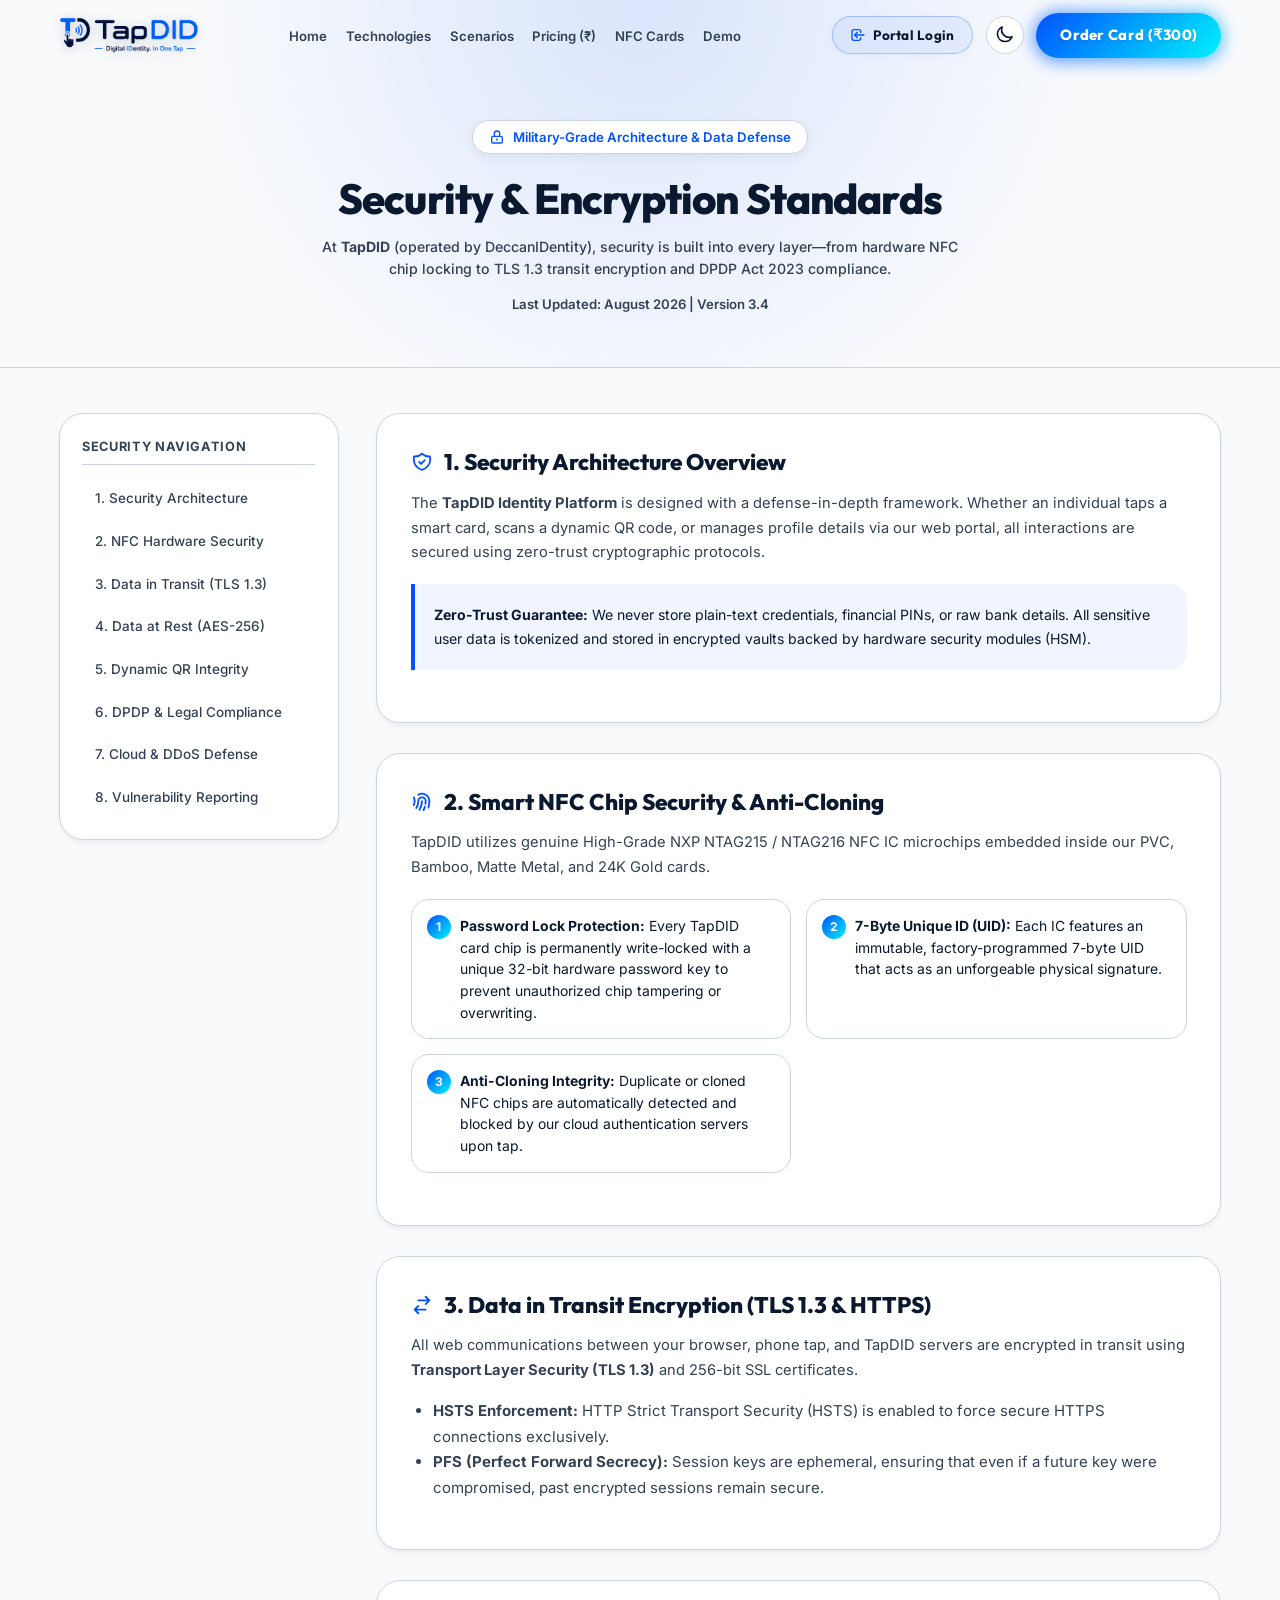
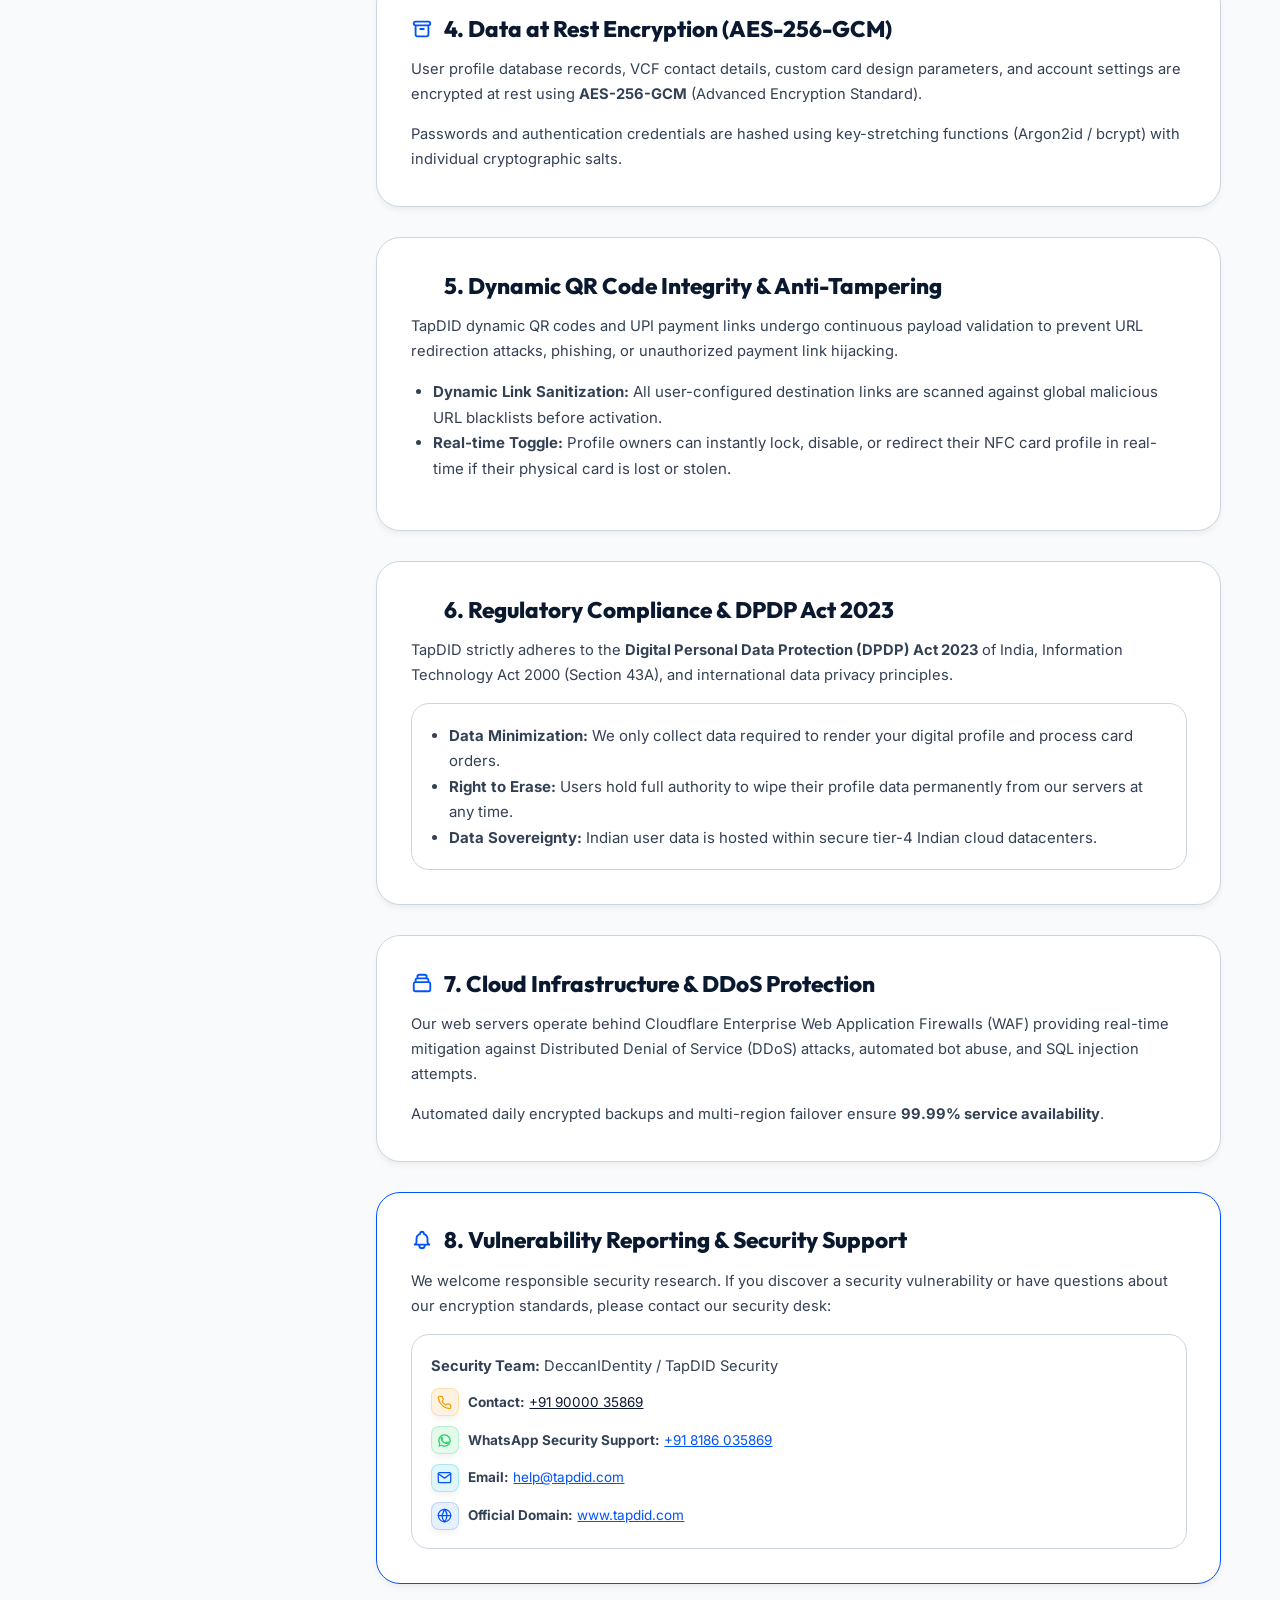
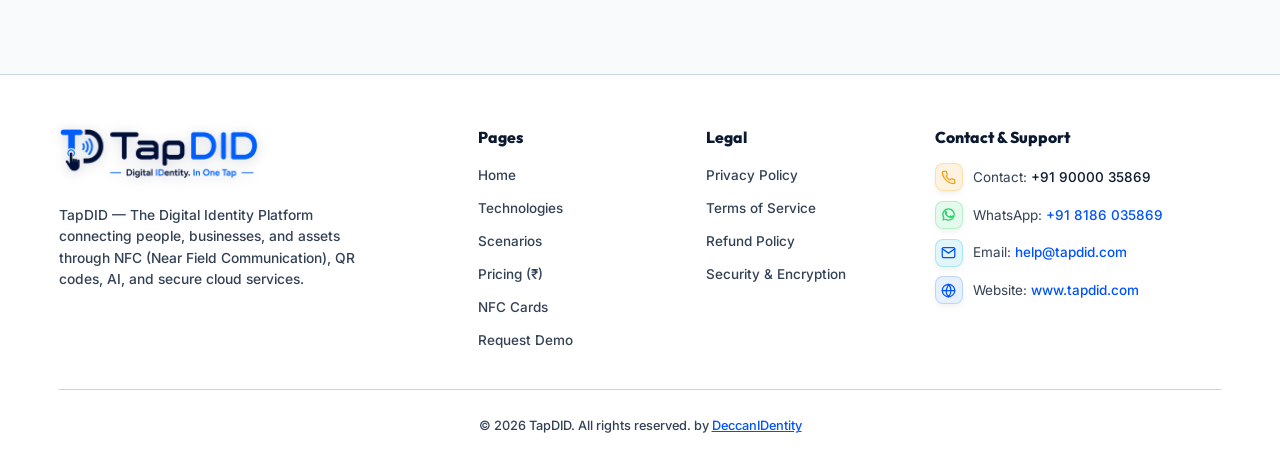
<file: security-and-encryption.html>
<!DOCTYPE html>
<html lang="en" data-theme="light">

<head>
  <script>
    (function () {
      try {
        var saved = sessionStorage.getItem('tapdid_theme') || 'light';
        document.documentElement.setAttribute('data-theme', saved);
      } catch (e) {
        document.documentElement.setAttribute('data-theme', 'light');
      }
    })();
  </script>
  <meta charset="UTF-8">
  <meta name="viewport" content="width=device-width, initial-scale=1.0">
  <title>Security &amp; Encryption Standards — TapDID Identity Platform</title>
  <meta name="description"
    content="Discover TapDID's enterprise-grade Security & Encryption standards. AES-256 NFC chip protection, TLS 1.3 transmission encryption, DPDP Act 2023 compliance, and secure cloud infrastructure.">
  <meta name="keywords"
    content="TapDID Security, AES-256 NFC Encryption, TLS 1.3, DPDP Act 2023, Secure Digital Identity, DeccanIDentity Security">

  <link rel="icon" type="image/svg+xml" href="assets/favicon.ico">
  <link rel="stylesheet" href="styles.css">
</head>

<body>

  <!-- Header Navigation -->
  <header class="header">
    <div class="container nav-container">
      <a href="index.html" class="logo-link">
        <img id="mainLogo" src="assets/logo_h_nobg.png" alt="TapDID Logo" class="logo-img">
      </a>

      <nav>
        <ul class="nav-links">
          <li><a href="index.html" class="nav-link">Home</a></li>
          <li><a href="technologies.html" class="nav-link">Technologies</a></li>
          <li><a href="scenarios.html" class="nav-link">Scenarios</a></li>
          <li><a href="pricing.html" class="nav-link">Pricing (₹)</a></li>
          <li><a href="card-studio.html" class="nav-link">NFC Cards</a></li>
          <li><a href="demo.html" class="nav-link">Demo</a></li>
          <li class="mobile-portal-item">
            <a href="https://portal.tapdid.com/login" target="_blank" rel="noopener noreferrer" class="nav-link nav-link-portal">
              <svg width="16" height="16" fill="none" stroke="currentColor" viewBox="0 0 24 24">
                <path stroke-linecap="round" stroke-linejoin="round" stroke-width="2" d="M11 16l-4-4m0 0l4-4m-4 4h14m-5 4v1a3 3 0 01-3 3H6a3 3 0 01-3-3V7a3 3 0 013-3h7a3 3 0 013 3v1" />
              </svg>
              Portal Login
            </a>
          </li>
          <li class="mobile-cta-item">
            <a href="card-studio.html#customizer" class="btn btn-primary btn-glow mobile-nav-cta">Order Card (₹300)</a>
          </li>
        </ul>
      </nav>

      <div class="nav-actions">
        <a href="https://portal.tapdid.com/login" target="_blank" rel="noopener noreferrer" class="btn-portal-login" title="Login to TapDID Portal (portal.tapdid.com)">
          <svg class="portal-icon" width="16" height="16" fill="none" stroke="currentColor" viewBox="0 0 24 24">
            <path stroke-linecap="round" stroke-linejoin="round" stroke-width="2" d="M11 16l-4-4m0 0l4-4m-4 4h14m-5 4v1a3 3 0 01-3 3H6a3 3 0 01-3-3V7a3 3 0 013-3h7a3 3 0 013 3v1" />
          </svg>
          <span>Portal Login</span>
        </a>
        <button id="themeToggle" class="theme-toggle-btn" aria-label="Toggle Light/Dark Theme">
          <span id="themeIcon">
            <svg width="20" height="20" fill="none" stroke="currentColor" viewBox="0 0 24 24">
              <path stroke-linecap="round" stroke-linejoin="round" stroke-width="2"
                d="M20.354 15.354A9 9 0 018.646 3.646 9.003 9.003 0 0012 21a9.003 9.003 0 008.354-5.646z" />
            </svg>
          </span>
        </button>
        <a href="card-studio.html#customizer" class="btn btn-primary btn-glow desktop-only-btn">Order Card (₹300)</a>
        <button class="mobile-nav-toggle" aria-label="Open Navigation Menu">☰</button>
      </div>
    </div>
  </header>

  <!-- Hero Banner -->
  <section class="policy-hero">
    <div class="container">
      <div class="policy-badge">
        <svg width="16" height="16" fill="none" stroke="currentColor" viewBox="0 0 24 24">
          <path stroke-linecap="round" stroke-linejoin="round" stroke-width="2"
            d="M12 15v2m-6 4h12a2 2 0 002-2v-6a2 2 0 00-2-2H6a2 2 0 00-2 2v6a2 2 0 002 2zm10-10V7a4 4 0 00-8 0v4h8z" />
        </svg>
        Military-Grade Architecture &amp; Data Defense
      </div>
      <h1 class="section-title" style="font-size: 2.8rem; margin-bottom: 0.75rem;">Security &amp; Encryption Standards</h1>
      <p class="section-subtitle" style="margin: 0 auto; max-width: 650px;">
        At <strong>TapDID</strong> (operated by DeccanIDentity), security is built into every layer—from hardware NFC chip locking to TLS 1.3 transit encryption and DPDP Act 2023 compliance.
      </p>
      <div style="margin-top: 1rem; color: var(--text-muted); font-size: 0.88rem; font-weight: 600;">
        Last Updated: August 2026 | Version 3.4
      </div>
    </div>
  </section>

  <!-- Main Content Layout -->
  <main class="container">
    <div class="policy-layout">

      <!-- Navigation Sidebar -->
      <aside class="policy-sidebar">
        <div class="policy-sidebar-title">Security Navigation</div>
        <nav class="policy-nav">
          <a href="#overview">1. Security Architecture</a>
          <a href="#hardware">2. NFC Hardware Security</a>
          <a href="#transit">3. Data in Transit (TLS 1.3)</a>
          <a href="#at-rest">4. Data at Rest (AES-256)</a>
          <a href="#qr-security">5. Dynamic QR Integrity</a>
          <a href="#compliance">6. DPDP &amp; Legal Compliance</a>
          <a href="#infrastructure">7. Cloud &amp; DDoS Defense</a>
          <a href="#incident-response">8. Vulnerability Reporting</a>
        </nav>
      </aside>

      <!-- Security Content Cards -->
      <div class="policy-content">

        <!-- 1. Security Overview -->
        <article id="overview" class="policy-content-card">
          <h2>
            <svg width="22" height="22" fill="none" stroke="var(--accent-cyan)" viewBox="0 0 24 24">
              <path stroke-linecap="round" stroke-linejoin="round" stroke-width="2"
                d="M9 12l2 2 4-4m5.618-4.016A11.955 11.955 0 0112 2.944a11.955 11.955 0 01-8.618 3.04A12.02 12.02 0 003 9c0 5.591 3.824 10.29 9 11.622 5.176-1.332 9-6.03 9-11.622 0-1.042-.133-2.052-.382-3.016z" />
            </svg>
            1. Security Architecture Overview
          </h2>
          <p>
            The <strong>TapDID Identity Platform</strong> is designed with a defense-in-depth framework. Whether an individual taps a smart card, scans a dynamic QR code, or manages profile details via our web portal, all interactions are secured using zero-trust cryptographic protocols.
          </p>
          <div class="policy-highlight-box">
            <p style="margin: 0; font-size: 0.94rem; color: var(--text-main);">
              <strong>Zero-Trust Guarantee:</strong> We never store plain-text credentials, financial PINs, or raw bank details. All sensitive user data is tokenized and stored in encrypted vaults backed by hardware security modules (HSM).
            </p>
          </div>
        </article>

        <!-- 2. NFC Hardware Security -->
        <article id="hardware" class="policy-content-card">
          <h2>
            <svg width="22" height="22" fill="none" stroke="var(--brand-blue)" viewBox="0 0 24 24">
              <path stroke-linecap="round" stroke-linejoin="round" stroke-width="2"
                d="M12 11c0 3.517-1.009 6.799-2.753 9.571m-3.44-2.04l.054-.09A13.916 13.916 0 008 11a4 4 0 118 0c0 1.017-.07 2.019-.203 3m-2.118 6.844A21.88 21.88 0 0015.171 17m3.839 1.132c.645-2.266.99-4.659.99-7.132A8 8 0 008 4.07M3 15.364c.64-1.319 1-2.8 1-4.364 0-1.457-.315-2.84-.873-4.088" />
            </svg>
            2. Smart NFC Chip Security &amp; Anti-Cloning
          </h2>
          <p>
            TapDID utilizes genuine High-Grade NXP NTAG215 / NTAG216 NFC IC microchips embedded inside our PVC, Bamboo, Matte Metal, and 24K Gold cards.
          </p>
          <ol class="policy-list-numbered">
            <li><strong>Password Lock Protection:</strong> Every TapDID card chip is permanently write-locked with a unique 32-bit hardware password key to prevent unauthorized chip tampering or overwriting.</li>
            <li><strong>7-Byte Unique ID (UID):</strong> Each IC features an immutable, factory-programmed 7-byte UID that acts as an unforgeable physical signature.</li>
            <li><strong>Anti-Cloning Integrity:</strong> Duplicate or cloned NFC chips are automatically detected and blocked by our cloud authentication servers upon tap.</li>
          </ol>
        </article>

        <!-- 3. Data in Transit (TLS 1.3) -->
        <article id="transit" class="policy-content-card">
          <h2>
            <svg width="22" height="22" fill="none" stroke="var(--accent-cyan)" viewBox="0 0 24 24">
              <path stroke-linecap="round" stroke-linejoin="round" stroke-width="2"
                d="M8 7h12m0 0l-4-4m4 4l-4 4m0 6H4m0 0l4 4m-4-4l4-4" />
            </svg>
            3. Data in Transit Encryption (TLS 1.3 &amp; HTTPS)
          </h2>
          <p>
            All web communications between your browser, phone tap, and TapDID servers are encrypted in transit using <strong>Transport Layer Security (TLS 1.3)</strong> and 256-bit SSL certificates.
          </p>
          <ul style="margin: 0.75rem 0 1rem 1.5rem; color: var(--text-muted); line-height: 1.7;">
            <li><strong>HSTS Enforcement:</strong> HTTP Strict Transport Security (HSTS) is enabled to force secure HTTPS connections exclusively.</li>
            <li><strong>PFS (Perfect Forward Secrecy):</strong> Session keys are ephemeral, ensuring that even if a future key were compromised, past encrypted sessions remain secure.</li>
          </ul>
        </article>

        <!-- 4. Data at Rest (AES-256) -->
        <article id="at-rest" class="policy-content-card">
          <h2>
            <svg width="22" height="22" fill="none" stroke="var(--accent-mint)" viewBox="0 0 24 24">
              <path stroke-linecap="round" stroke-linejoin="round" stroke-width="2"
                d="M5 8h14M5 8a2 2 0 110-4h14a2 2 0 110 4M5 8v10a2 2 0 002 2h10a2 2 0 002-2V8m-9 4h4" />
            </svg>
            4. Data at Rest Encryption (AES-256-GCM)
          </h2>
          <p>
            User profile database records, VCF contact details, custom card design parameters, and account settings are encrypted at rest using <strong>AES-256-GCM</strong> (Advanced Encryption Standard).
          </p>
          <p>
            Passwords and authentication credentials are hashed using key-stretching functions (Argon2id / bcrypt) with individual cryptographic salts.
          </p>
        </article>

        <!-- 5. Dynamic QR Code Integrity -->
        <article id="qr-security" class="policy-content-card">
          <h2>
            <svg width="22" height="22" fill="none" stroke="var(--accent-gold)" viewBox="0 0 24 24">
              <path stroke-linecap="round" stroke-linejoin="round" stroke-width="2"
                d="M12 4v1m6 11h2m-6 0h-2v4m0-11v3m0 0h.01M12 12h4.01M16 20h4M4 12h4m12 0h.01M5 8h2a1 1 0 001-1V5a1 1 0 00-1-1H5a1 1 0 00-1 1v2a1 1 0 001 1zm12 0h2a1 1 0 001-1V5a1 1 0 00-1-1h-2a1 1 0 00-1 1v2a1 1 0 001 1zM5 20h2a1 1 0 001-1v-2a1 1 0 00-1-1H5a1 1 0 00-1 1v2a1 1 0 001 1z" />
            </svg>
            5. Dynamic QR Code Integrity &amp; Anti-Tampering
          </h2>
          <p>
            TapDID dynamic QR codes and UPI payment links undergo continuous payload validation to prevent URL redirection attacks, phishing, or unauthorized payment link hijacking.
          </p>
          <ul style="margin: 0.75rem 0 1rem 1.5rem; color: var(--text-muted); line-height: 1.7;">
            <li><strong>Dynamic Link Sanitization:</strong> All user-configured destination links are scanned against global malicious URL blacklists before activation.</li>
            <li><strong>Real-time Toggle:</strong> Profile owners can instantly lock, disable, or redirect their NFC card profile in real-time if their physical card is lost or stolen.</li>
          </ul>
        </article>

        <!-- 6. DPDP Act 2023 & Legal Compliance -->
        <article id="compliance" class="policy-content-card">
          <h2>
            <svg width="22" height="22" fill="none" stroke="var(--accent-purple)" viewBox="0 0 24 24">
              <path stroke-linecap="round" stroke-linejoin="round" stroke-width="2"
                d="M3 6l3 1m0 0l-3 9a5.002 5.002 0 006.001 0M6 7l3 9M6 7l6-2m6 2l3-1m-3 1l-3 9a5.002 5.002 0 006.001 0M18 7l3 9m-3-9l-6-2m0-2v2m0 16V5m0 16H9m3 0h3" />
            </svg>
            6. Regulatory Compliance &amp; DPDP Act 2023
          </h2>
          <p>
            TapDID strictly adheres to the <strong>Digital Personal Data Protection (DPDP) Act 2023</strong> of India, Information Technology Act 2000 (Section 43A), and international data privacy principles.
          </p>
          <div style="background: var(--bg-secondary); padding: 1.25rem; border-radius: var(--radius-md); margin-top: 1rem; border: 1px solid var(--border-color);">
            <ul style="margin: 0; padding-left: 1.25rem; color: var(--text-muted); line-height: 1.7;">
              <li><strong>Data Minimization:</strong> We only collect data required to render your digital profile and process card orders.</li>
              <li><strong>Right to Erase:</strong> Users hold full authority to wipe their profile data permanently from our servers at any time.</li>
              <li><strong>Data Sovereignty:</strong> Indian user data is hosted within secure tier-4 Indian cloud datacenters.</li>
            </ul>
          </div>
        </article>

        <!-- 7. Cloud Infrastructure & DDoS Defense -->
        <article id="infrastructure" class="policy-content-card">
          <h2>
            <svg width="22" height="22" fill="none" stroke="var(--accent-cyan)" viewBox="0 0 24 24">
              <path stroke-linecap="round" stroke-linejoin="round" stroke-width="2"
                d="M19 11H5m14 0a2 2 0 012 2v6a2 2 0 01-2 2H5a2 2 0 01-2-2v-6a2 2 0 012-2m14 0V9a2 2 0 00-2-2M5 11V9a2 2 0 012-2m0 0V5a2 2 0 012-2h6a2 2 0 012 2v2M7 7h10" />
            </svg>
            7. Cloud Infrastructure &amp; DDoS Protection
          </h2>
          <p>
            Our web servers operate behind Cloudflare Enterprise Web Application Firewalls (WAF) providing real-time mitigation against Distributed Denial of Service (DDoS) attacks, automated bot abuse, and SQL injection attempts.
          </p>
          <p>
            Automated daily encrypted backups and multi-region failover ensure <strong>99.99% service availability</strong>.
          </p>
        </article>

        <!-- 8. Vulnerability Reporting -->
        <article id="incident-response" class="policy-content-card" style="border-color: var(--accent-cyan);">
          <h2>
            <svg width="22" height="22" fill="none" stroke="var(--accent-mint)" viewBox="0 0 24 24">
              <path stroke-linecap="round" stroke-linejoin="round" stroke-width="2"
                d="M15 17h5l-1.405-1.405A2.032 2.032 0 0118 14.158V11a6.002 6.002 0 00-4-5.659V5a2 2 0 10-4 0v.341C7.67 6.165 6 8.388 6 11v3.159c0 .538-.214 1.055-.595 1.436L4 17h5m6 0v1a3 3 0 11-6 0v-1m6 0H9" />
            </svg>
            8. Vulnerability Reporting &amp; Security Support
          </h2>
          <p>
            We welcome responsible security research. If you discover a security vulnerability or have questions about our encryption standards, please contact our security desk:
          </p>
          <div style="background: var(--bg-secondary); padding: 1.25rem; border-radius: var(--radius-md); margin-top: 1rem; border: 1px solid var(--border-color); display: flex; flex-direction: column; gap: 0.65rem;">
            <p style="margin: 0;"><strong>Security Team:</strong> DeccanIDentity / TapDID Security</p>
            <div class="footer-contact-item">
              <span class="contact-icon icon-phone" title="Phone Contact">
                <svg width="15" height="15" viewBox="0 0 24 24" fill="none" stroke="currentColor" stroke-width="2" stroke-linecap="round" stroke-linejoin="round"><path d="M22 16.92v3a2 2 0 0 1-2.18 2 19.79 19.79 0 0 1-8.63-3.07 19.5 19.5 0 0 1-6-6 19.79 19.79 0 0 1-3.07-8.67A2 2 0 0 1 4.11 2h3a2 2 0 0 1 2 1.72 12.84 12.84 0 0 0 .7 2.81 2 2 0 0 1-.45 2.11L8.09 9.91a16 16 0 0 0 6 6l1.27-1.27a2 2 0 0 1 2.11-.45 12.84 12.84 0 0 0 2.81.7A2 2 0 0 1 22 16.92z"/></svg>
              </span>
              <span class="contact-text"><strong>Contact:</strong> <a href="tel:+919000035869" style="color: var(--text-main);">+91 90000 35869</a></span>
            </div>
            <div class="footer-contact-item">
              <span class="contact-icon icon-whatsapp" title="WhatsApp Security Support">
                <svg width="15" height="15" viewBox="0 0 24 24" fill="currentColor"><path d="M17.472 14.382c-.301-.15-1.78-.878-2.056-.978-.276-.1-.477-.15-.678.15-.2.3-.777.978-.952 1.178-.175.2-.351.225-.652.075a8.21 8.21 0 01-2.418-1.491 9.055 9.055 0 01-1.674-2.083c-.176-.3-.019-.462.13-.61.136-.134.302-.35.453-.526.151-.175.201-.3.301-.5.101-.2.051-.376-.025-.526-.076-.15-.678-1.631-.929-2.238-.244-.59-.492-.51-.678-.519-.176-.008-.376-.01-.576-.01-.2 0-.526.075-.802.376-.276.3-1.053 1.029-1.053 2.509 0 1.48 1.078 2.908 1.228 3.109.15.2 2.122 3.24 5.141 4.542 2.152.928 2.977.834 3.992.684 1.134-.167 2.457-1.003 2.808-1.971.351-.968.351-1.795.246-1.97-.105-.176-.306-.276-.607-.426z"/><path d="M12 2a10 10 0 00-8.485 15.3L2 22l4.829-1.486A10 10 0 1012 2zm0 18a7.96 7.96 0 01-4.066-1.11l-.291-.173-2.868.883.896-2.797-.189-.3A7.965 7.965 0 1112 20z"/></svg>
              </span>
              <span class="contact-text"><strong>WhatsApp Security Support:</strong> <a href="https://wa.me/918186035869" target="_blank" rel="noopener noreferrer" style="color: var(--accent-mint);">+91 8186 035869</a></span>
            </div>
            <div class="footer-contact-item">
              <span class="contact-icon icon-email" title="Email Contact">
                <svg width="15" height="15" viewBox="0 0 24 24" fill="none" stroke="currentColor" stroke-width="2" stroke-linecap="round" stroke-linejoin="round"><path d="M4 4h16c1.1 0 2 .9 2 2v12c0 1.1-.9 2-2 2H4c-1.1 0-2-.9-2-2V6c0-1.1.9-2 2-2z"/><polyline points="22,6 12,13 2,6"/></svg>
              </span>
              <span class="contact-text"><strong>Email:</strong> <a href="mailto:help@tapdid.com" style="color: var(--accent-cyan);">help@tapdid.com</a></span>
            </div>
            <div class="footer-contact-item">
              <span class="contact-icon icon-website" title="Website Link">
                <svg width="15" height="15" viewBox="0 0 24 24" fill="none" stroke="currentColor" stroke-width="2" stroke-linecap="round" stroke-linejoin="round"><circle cx="12" cy="12" r="10"/><line x1="2" y1="12" x2="22" y2="12"/><path d="M12 2a15.3 15.3 0 0 1 4 10 15.3 15.3 0 0 1-4 10 15.3 15.3 0 0 1-4-10z"/></svg>
              </span>
              <span class="contact-text"><strong>Official Domain:</strong> <a href="https://www.tapdid.com" target="_blank" rel="noopener noreferrer" style="color: var(--brand-blue);">www.tapdid.com</a></span>
            </div>
          </div>
        </article>

      </div>
    </div>
  </main>

  <!-- Footer -->
  <footer class="footer">
    <div class="container">
      <div class="footer-grid">
        <div class="footer-brand">
          <a href="index.html" class="footer-logo-link">
            <img id="footerLogo" src="assets/logo_h_nobg.png" alt="TapDID Logo" class="footer-logo-img">
          </a>
          <p>TapDID — The Digital Identity Platform connecting people, businesses, and assets through NFC (Near Field
            Communication), QR codes, AI, and secure cloud services.</p>
        </div>
        <div class="footer-column">
          <h4>Pages</h4>
          <ul class="footer-links">
            <li><a href="index.html">Home</a></li>
            <li><a href="technologies.html">Technologies</a></li>
            <li><a href="scenarios.html">Scenarios</a></li>
            <li><a href="pricing.html">Pricing (₹)</a></li>
            <li><a href="card-studio.html">NFC Cards</a></li>
            <li><a href="demo.html">Request Demo</a></li>
          </ul>
        </div>
        <div class="footer-column">
          <h4>Legal</h4>
          <ul class="footer-links">
            <li><a href="privacy-policy.html">Privacy Policy</a></li>
            <li><a href="terms-of-service.html">Terms of Service</a></li>
            <li><a href="refund-policy.html">Refund Policy</a></li>
            <li><a href="security-and-encryption.html">Security &amp; Encryption</a></li>
          </ul>
        </div>
        <div class="footer-column">
          <h4>Contact &amp; Support</h4>
          <ul class="footer-links">
            <li class="footer-contact-item">
              <span class="contact-icon icon-phone" title="Phone Contact">
                <svg width="15" height="15" viewBox="0 0 24 24" fill="none" stroke="currentColor" stroke-width="2" stroke-linecap="round" stroke-linejoin="round"><path d="M22 16.92v3a2 2 0 0 1-2.18 2 19.79 19.79 0 0 1-8.63-3.07 19.5 19.5 0 0 1-6-6 19.79 19.79 0 0 1-3.07-8.67A2 2 0 0 1 4.11 2h3a2 2 0 0 1 2 1.72 12.84 12.84 0 0 0 .7 2.81 2 2 0 0 1-.45 2.11L8.09 9.91a16 16 0 0 0 6 6l1.27-1.27a2 2 0 0 1 2.11-.45 12.84 12.84 0 0 0 2.81.7A2 2 0 0 1 22 16.92z"/></svg>
              </span>
              <span class="contact-text">Contact: <a href="tel:+919000035869" style="color: var(--text-main);">+91 90000 35869</a></span>
            </li>
            <li class="footer-contact-item">
              <span class="contact-icon icon-whatsapp" title="WhatsApp Support">
                <svg width="15" height="15" viewBox="0 0 24 24" fill="currentColor"><path d="M17.472 14.382c-.301-.15-1.78-.878-2.056-.978-.276-.1-.477-.15-.678.15-.2.3-.777.978-.952 1.178-.175.2-.351.225-.652.075a8.21 8.21 0 01-2.418-1.491 9.055 9.055 0 01-1.674-2.083c-.176-.3-.019-.462.13-.61.136-.134.302-.35.453-.526.151-.175.201-.3.301-.5.101-.2.051-.376-.025-.526-.076-.15-.678-1.631-.929-2.238-.244-.59-.492-.51-.678-.519-.176-.008-.376-.01-.576-.01-.2 0-.526.075-.802.376-.276.3-1.053 1.029-1.053 2.509 0 1.48 1.078 2.908 1.228 3.109.15.2 2.122 3.24 5.141 4.542 2.152.928 2.977.834 3.992.684 1.134-.167 2.457-1.003 2.808-1.971.351-.968.351-1.795.246-1.97-.105-.176-.306-.276-.607-.426z"/><path d="M12 2a10 10 0 00-8.485 15.3L2 22l4.829-1.486A10 10 0 1012 2zm0 18a7.96 7.96 0 01-4.066-1.11l-.291-.173-2.868.883.896-2.797-.189-.3A7.965 7.965 0 1112 20z"/></svg>
              </span>
              <span class="contact-text">WhatsApp: <a href="https://wa.me/918186035869" target="_blank" rel="noopener noreferrer" style="color: var(--accent-mint);">+91 8186 035869</a></span>
            </li>
            <li class="footer-contact-item">
              <span class="contact-icon icon-email" title="Email Contact">
                <svg width="15" height="15" viewBox="0 0 24 24" fill="none" stroke="currentColor" stroke-width="2" stroke-linecap="round" stroke-linejoin="round"><path d="M4 4h16c1.1 0 2 .9 2 2v12c0 1.1-.9 2-2 2H4c-1.1 0-2-.9-2-2V6c0-1.1.9-2 2-2z"/><polyline points="22,6 12,13 2,6"/></svg>
              </span>
              <span class="contact-text">Email: <a href="mailto:help@tapdid.com" style="color: var(--accent-cyan);">help@tapdid.com</a></span>
            </li>
            <li class="footer-contact-item">
              <span class="contact-icon icon-website" title="Website Link">
                <svg width="15" height="15" viewBox="0 0 24 24" fill="none" stroke="currentColor" stroke-width="2" stroke-linecap="round" stroke-linejoin="round"><circle cx="12" cy="12" r="10"/><line x1="2" y1="12" x2="22" y2="12"/><path d="M12 2a15.3 15.3 0 0 1 4 10 15.3 15.3 0 0 1-4 10 15.3 15.3 0 0 1-4-10z"/></svg>
              </span>
              <span class="contact-text">Website: <a href="https://www.tapdid.com" target="_blank" rel="noopener noreferrer" style="color: var(--brand-blue);">www.tapdid.com</a></span>
            </li>
          </ul>
        </div>
      </div>
      <div class="footer-bottom">
        &copy; 2026 TapDID. All rights reserved. by <a href="https://www.deccanidentity.com" target="_blank"
          rel="noopener noreferrer" style="color: var(--accent-cyan); text-decoration: underline;">DeccanIDentity</a>
      </div>
    </div>
  </footer>

  <script src="app.js"></script>
</body>

</html>
</file>
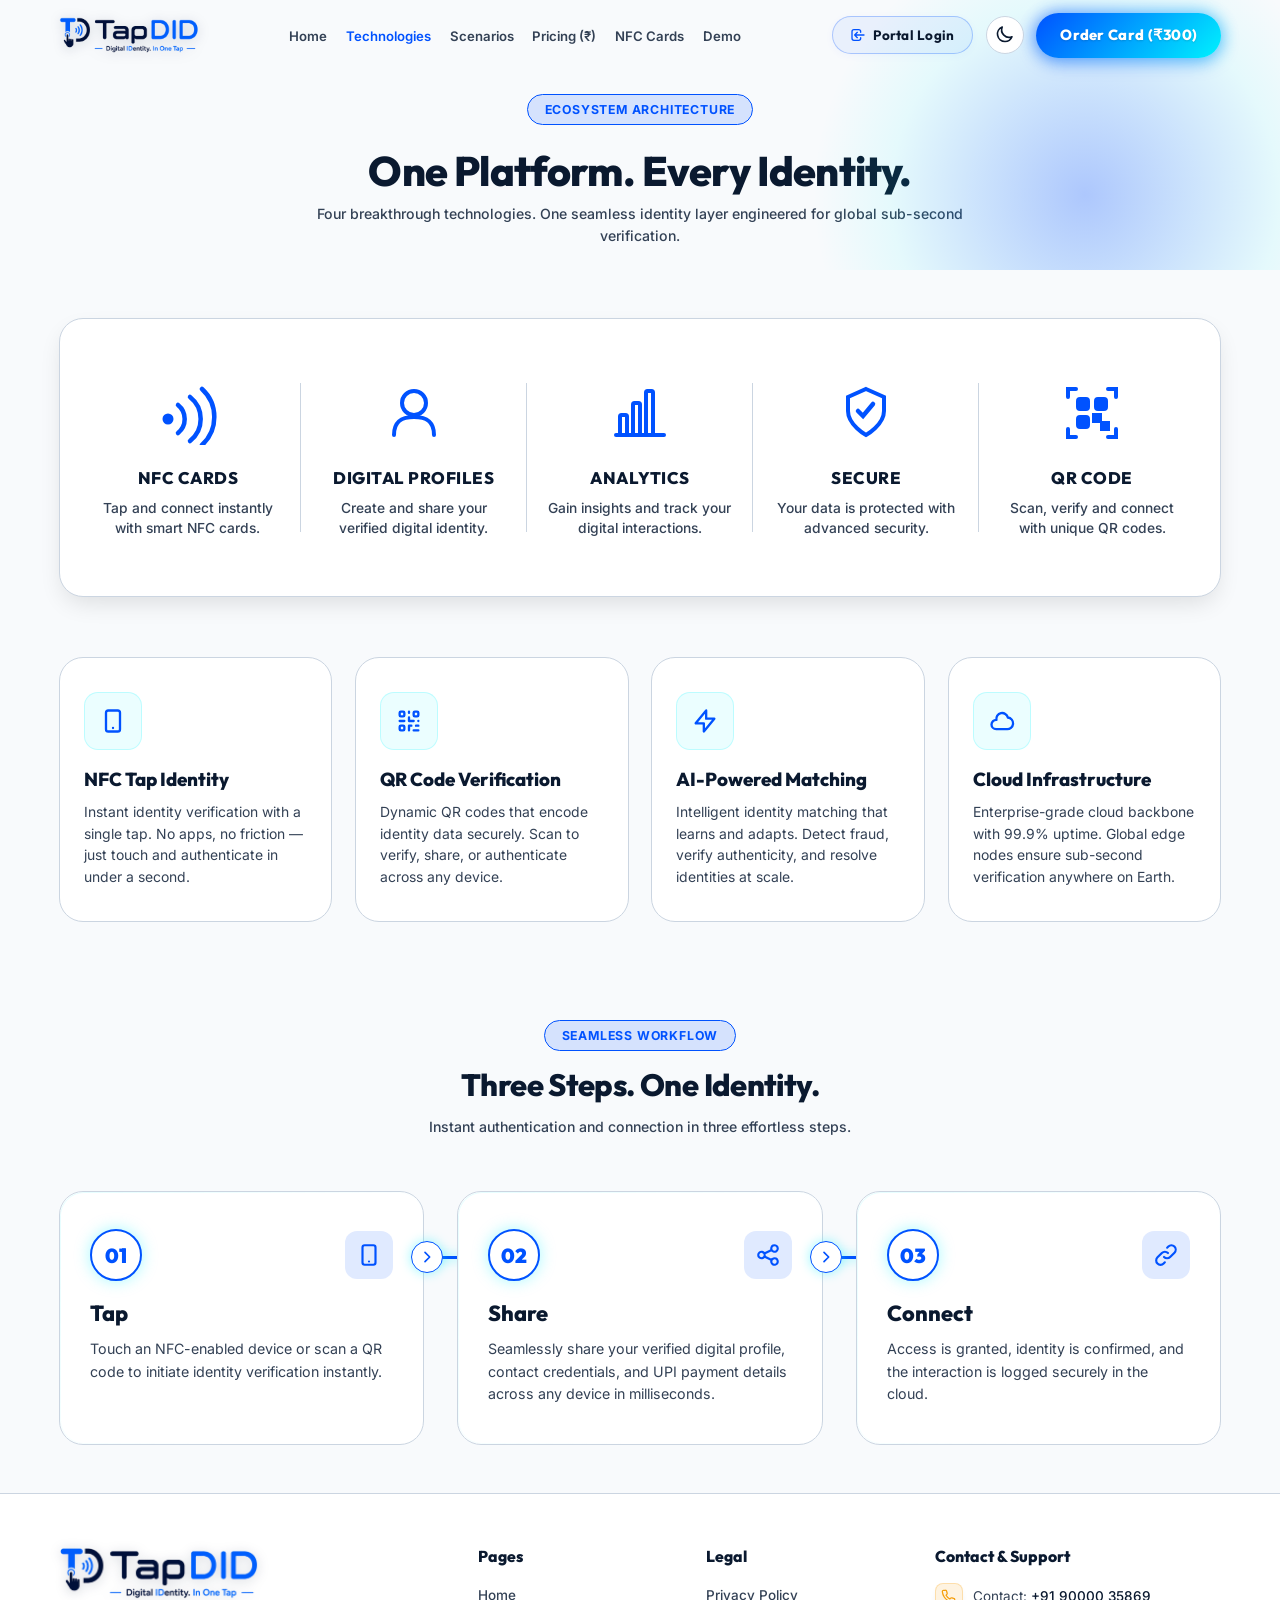
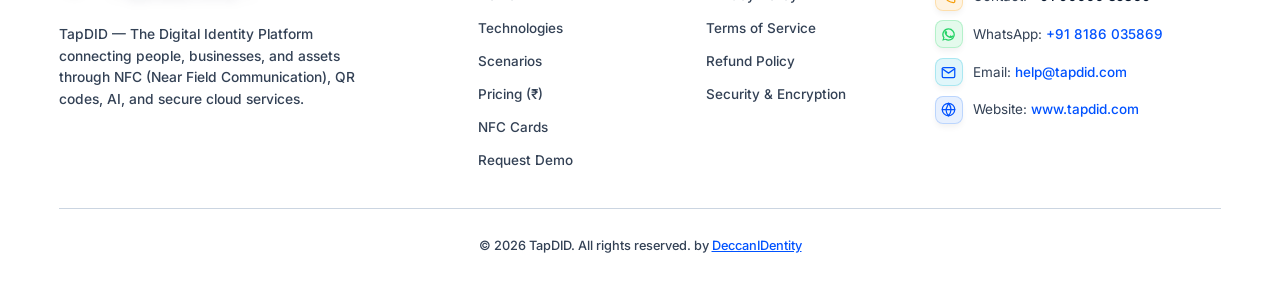
<file: technologies.html>
<!DOCTYPE html>
<html lang="en" data-theme="light">

<head>
  <script>
    (function () {
      try {
        var saved = sessionStorage.getItem('tapdid_theme') || 'light';
        document.documentElement.setAttribute('data-theme', saved);
      } catch (e) {
        document.documentElement.setAttribute('data-theme', 'light');
      }
    })();
  </script>
  <meta charset="UTF-8">
  <meta name="viewport" content="width=device-width, initial-scale=1.0">
  <title>Breakthrough Technologies — TapDID Identity Platform</title>
  <meta name="description"
    content="Explore TapDID's four breakthrough technologies: NFC Tap Identity, Dynamic QR Verification, AI-Powered Matching, and Cloud Infrastructure.">
  <meta name="keywords" content="TapDID, NFC Identity, Dynamic QR, AI Matching, Cloud Infrastructure, Smart ID">

  <link rel="icon" type="image/svg+xml" href="assets/favicon.ico">
  <link rel="stylesheet" href="styles.css">
</head>

<body>

  <!-- Header Navigation -->
  <header class="header">
    <div class="container nav-container">
      <a href="index.html" class="logo-link">
        <img id="mainLogo" src="assets/logo_h_nobg.png" alt="TapDID Logo" class="logo-img">
      </a>

      <nav>
        <ul class="nav-links">
          <li><a href="index.html" class="nav-link">Home</a></li>
          <li><a href="technologies.html" class="nav-link active">Technologies</a></li>
          <li><a href="scenarios.html" class="nav-link">Scenarios</a></li>
          <li><a href="pricing.html" class="nav-link">Pricing (₹)</a></li>
          <li><a href="card-studio.html" class="nav-link">NFC Cards</a></li>
          <li><a href="demo.html" class="nav-link">Demo</a></li>
          <li class="mobile-portal-item">
            <a href="https://portal.tapdid.com/login" target="_blank" rel="noopener noreferrer" class="nav-link nav-link-portal">
              <svg width="16" height="16" fill="none" stroke="currentColor" viewBox="0 0 24 24">
                <path stroke-linecap="round" stroke-linejoin="round" stroke-width="2" d="M11 16l-4-4m0 0l4-4m-4 4h14m-5 4v1a3 3 0 01-3 3H6a3 3 0 01-3-3V7a3 3 0 013-3h7a3 3 0 013 3v1" />
              </svg>
              Portal Login
            </a>
          </li>
          <li class="mobile-cta-item">
            <a href="card-studio.html#customizer" class="btn btn-primary btn-glow mobile-nav-cta">Order Card (₹300)</a>
          </li>
        </ul>
      </nav>

      <div class="nav-actions">
        <a href="https://portal.tapdid.com/login" target="_blank" rel="noopener noreferrer" class="btn-portal-login" title="Login to TapDID Portal (portal.tapdid.com)">
          <svg class="portal-icon" width="16" height="16" fill="none" stroke="currentColor" viewBox="0 0 24 24">
            <path stroke-linecap="round" stroke-linejoin="round" stroke-width="2" d="M11 16l-4-4m0 0l4-4m-4 4h14m-5 4v1a3 3 0 01-3 3H6a3 3 0 01-3-3V7a3 3 0 013-3h7a3 3 0 013 3v1" />
          </svg>
          <span>Portal Login</span>
        </a>
        <button id="themeToggle" class="theme-toggle-btn" aria-label="Toggle Light/Dark Theme">
          <span id="themeIcon">
            <svg width="20" height="20" fill="none" stroke="currentColor" viewBox="0 0 24 24">
              <path stroke-linecap="round" stroke-linejoin="round" stroke-width="2"
                d="M20.354 15.354A9 9 0 018.646 3.646 9.003 9.003 0 0012 21a9.003 9.003 0 008.354-5.646z" />
            </svg>
          </span>
        </button>
        <a href="card-studio.html#customizer" class="btn btn-primary btn-glow desktop-only-btn">Order Card (₹300)</a>
        <button class="mobile-nav-toggle" aria-label="Open Navigation Menu">☰</button>
      </div>
    </div>
  </header>

  <!-- Page Banner -->
  <section class="hero" style="min-height: auto; padding-top: 6.25rem; padding-bottom: 1.5rem;">
    <div class="hero-bg-glow"></div>
    <div class="container text-center" style="text-align: center;">
      <div class="badge">Ecosystem Architecture</div>
      <h1 class="section-title" style="font-size: 2.75rem; margin-top: 0.35rem; margin-bottom: 0.5rem;">One Platform. Every Identity.</h1>
      <p class="section-subtitle" style="max-width: 650px; margin: 0.25rem auto 0;">Four breakthrough technologies. One
        seamless identity layer engineered for global sub-second verification.</p>
    </div>
  </section>

  <!-- Core Features & Breakthrough Tech Section -->
  <section id="features" class="section">
    <div class="container">
      <div class="features-icons-section">

        <div class="features-5-row">
          <!-- Feature 1: NFC CARDS -->
          <div class="feature-pillar-card">
            <div class="feature-vector-icon">
              <svg width="64" height="64" viewBox="0 0 64 64" fill="none" stroke="currentColor" stroke-width="4"
                stroke-linecap="round">
                <circle cx="12" cy="38" r="3.5" fill="currentColor" />
                <path d="M 22 24 A 18 18 0 0 1 22 52" stroke-width="4.5" />
                <path d="M 34 16 A 28 28 0 0 1 34 60" stroke-width="4.5" />
                <path d="M 46 8 A 38 38 0 0 1 46 64" stroke-width="4.5" />
              </svg>
            </div>
            <h3>NFC CARDS</h3>
            <p>Tap and connect instantly with smart NFC cards.</p>
          </div>

          <!-- Feature 2: DIGITAL PROFILES -->
          <div class="feature-pillar-card">
            <div class="feature-vector-icon">
              <svg width="64" height="64" viewBox="0 0 64 64" fill="none" stroke="currentColor" stroke-width="4"
                stroke-linecap="round">
                <circle cx="32" cy="22" r="12" />
                <path d="M 12 54 C 12 40 20 36 32 36 C 44 36 52 40 52 54" />
              </svg>
            </div>
            <h3>DIGITAL PROFILES</h3>
            <p>Create and share your verified digital identity.</p>
          </div>

          <!-- Feature 3: ANALYTICS -->
          <div class="feature-pillar-card">
            <div class="feature-vector-icon">
              <svg width="64" height="64" viewBox="0 0 64 64" fill="none" stroke="currentColor" stroke-width="4"
                stroke-linecap="round">
                <line x1="8" y1="54" x2="56" y2="54" />
                <rect x="12" y="34" width="7" height="20" rx="1.5" />
                <rect x="25" y="22" width="7" height="32" rx="1.5" />
                <rect x="38" y="10" width="7" height="44" rx="1.5" />
              </svg>
            </div>
            <h3>ANALYTICS</h3>
            <p>Gain insights and track your digital interactions.</p>
          </div>

          <!-- Feature 4: SECURE -->
          <div class="feature-pillar-card">
            <div class="feature-vector-icon">
              <svg width="64" height="64" viewBox="0 0 64 64" fill="none" stroke="currentColor" stroke-width="4"
                stroke-linecap="round">
                <path d="M 32 8 L 50 16 L 50 30 C 50 44 32 54 32 54 C 32 54 14 44 14 30 L 14 16 Z" />
                <path d="M 24 30 L 29 35 L 39 23" stroke-width="4.5" />
              </svg>
            </div>
            <h3>SECURE</h3>
            <p>Your data is protected with advanced security.</p>
          </div>

          <!-- Feature 5: QR CODE -->
          <div class="feature-pillar-card">
            <div class="feature-vector-icon">
              <svg width="64" height="64" viewBox="0 0 64 64" fill="none" stroke="currentColor" stroke-width="4"
                stroke-linecap="round">
                <path d="M 16 8 H 8 V 16" />
                <path d="M 48 8 H 56 V 16" />
                <path d="M 8 48 V 56 H 16" />
                <path d="M 56 48 V 56 H 48" />
                <rect x="18" y="18" width="10" height="10" rx="2" fill="currentColor" />
                <rect x="36" y="18" width="10" height="10" rx="2" fill="currentColor" />
                <rect x="18" y="36" width="10" height="10" rx="2" fill="currentColor" />
                <rect x="34" y="34" width="6" height="6" fill="currentColor" />
                <rect x="42" y="42" width="6" height="6" fill="currentColor" />
              </svg>
            </div>
            <h3>QR CODE</h3>
            <p>Scan, verify and connect with unique QR codes.</p>
          </div>
        </div>
      </div>

      <div class="tech-grid-4">
        <!-- Tech 1: NFC Tap Identity -->
        <div class="tech-card">
          <div class="tech-icon-wrapper">
            <svg width="28" height="28" fill="none" stroke="currentColor" viewBox="0 0 24 24">
              <path stroke-linecap="round" stroke-linejoin="round" stroke-width="2"
                d="M12 18h.01M8 21h8a2 2 0 002-2V5a2 2 0 00-2-2H8a2 2 0 00-2 2v14a2 2 0 002 2z" />
            </svg>
          </div>
          <h3>NFC Tap Identity</h3>
          <p>Instant identity verification with a single tap. No apps, no friction — just touch and authenticate in
            under a second.</p>
        </div>

        <!-- Tech 2: QR Code Verification -->
        <div class="tech-card">
          <div class="tech-icon-wrapper">
            <svg width="28" height="28" fill="none" stroke="currentColor" viewBox="0 0 24 24">
              <path stroke-linecap="round" stroke-linejoin="round" stroke-width="2"
                d="M12 4v1m6 11h2m-6 0h-2v4m0-11v3m0 0h.01M12 12h4.01M16 20h4M4 12h4m12 0h.01M5 8h2a1 1 0 001-1V5a1 1 0 00-1-1H5a1 1 0 00-1 1v2a1 1 0 001 1zm12 0h2a1 1 0 001-1V5a1 1 0 00-1-1h-2a1 1 0 00-1 1v2a1 1 0 001 1zM5 20h2a1 1 0 001-1v-2a1 1 0 00-1-1H5a1 1 0 00-1 1v2a1 1 0 001 1z" />
            </svg>
          </div>
          <h3>QR Code Verification</h3>
          <p>Dynamic QR codes that encode identity data securely. Scan to verify, share, or authenticate across any
            device.</p>
        </div>

        <!-- Tech 3: AI-Powered Matching -->
        <div class="tech-card">
          <div class="tech-icon-wrapper">
            <svg width="28" height="28" fill="none" stroke="currentColor" viewBox="0 0 24 24">
              <path stroke-linecap="round" stroke-linejoin="round" stroke-width="2" d="M13 10V3L4 14h7v7l9-11h-7z" />
            </svg>
          </div>
          <h3>AI-Powered Matching</h3>
          <p>Intelligent identity matching that learns and adapts. Detect fraud, verify authenticity, and resolve
            identities at scale.</p>
        </div>

        <!-- Tech 4: Cloud Infrastructure -->
        <div class="tech-card">
          <div class="tech-icon-wrapper">
            <svg width="28" height="28" fill="none" stroke="currentColor" viewBox="0 0 24 24">
              <path stroke-linecap="round" stroke-linejoin="round" stroke-width="2"
                d="M3 15a4 4 0 004 4h9a5 5 0 001-9.999 5.002 5.002 0 00-9.78 2.096A4.001 4.001 0 003 15z" />
            </svg>
          </div>
          <h3>Cloud Infrastructure</h3>
          <p>Enterprise-grade cloud backbone with 99.9% uptime. Global edge nodes ensure sub-second verification
            anywhere on Earth.</p>
        </div>
      </div>
    </div>
  </section>

  <!-- Three Steps Section -->
  <section id="how-it-works" class="section">
    <div class="container">
      <div class="section-header">
        <div class="badge">Seamless Workflow</div>
        <h2 class="section-title">Three Steps. One Identity.</h2>
        <p class="section-subtitle">Instant authentication and connection in three effortless steps.</p>
      </div>

      <div class="steps-3-container">
        <div class="steps-3-grid">

          <!-- Step 1: Tap -->
          <div class="step-card">
            <div class="step-header-flex">
              <div class="step-badge">01</div>
              <div class="step-icon-glow">
                <svg width="26" height="26" fill="none" stroke="currentColor" viewBox="0 0 24 24">
                  <path stroke-linecap="round" stroke-linejoin="round" stroke-width="2"
                    d="M12 18h.01M8 21h8a2 2 0 002-2V5a2 2 0 00-2-2H8a2 2 0 00-2 2v14a2 2 0 002 2z" />
                </svg>
              </div>
            </div>
            <h3>Tap</h3>
            <p>Touch an NFC-enabled device or scan a QR code to initiate identity verification instantly.</p>
            <div class="step-arrow-connector">
              <svg width="16" height="16" fill="none" stroke="currentColor" viewBox="0 0 24 24">
                <path stroke-linecap="round" stroke-linejoin="round" stroke-width="2.5" d="M9 5l7 7-7 7" />
              </svg>
            </div>
          </div>

          <!-- Step 2: Share -->
          <div class="step-card">
            <div class="step-header-flex">
              <div class="step-badge">02</div>
              <div class="step-icon-glow">
                <svg width="26" height="26" fill="none" stroke="currentColor" viewBox="0 0 24 24">
                  <path stroke-linecap="round" stroke-linejoin="round" stroke-width="2"
                    d="M8.684 13.342C8.886 12.938 9 12.482 9 12c0-.482-.114-.938-.316-1.342m0 2.684a3 3 0 110-2.684m0 2.684l6.632 3.316m-6.632-6l6.632-3.316m0 0a3 3 0 105.367-2.684 3 3 0 00-5.367 2.684zm0 9.316a3 3 0 105.368 2.684 3 3 0 00-5.368-2.684z" />
                </svg>
              </div>
            </div>
            <h3>Share</h3>
            <p>Seamlessly share your verified digital profile, contact credentials, and UPI payment details across any
              device in milliseconds.</p>
            <div class="step-arrow-connector">
              <svg width="16" height="16" fill="none" stroke="currentColor" viewBox="0 0 24 24">
                <path stroke-linecap="round" stroke-linejoin="round" stroke-width="2.5" d="M9 5l7 7-7 7" />
              </svg>
            </div>
          </div>

          <!-- Step 3: Connect -->
          <div class="step-card">
            <div class="step-header-flex">
              <div class="step-badge">03</div>
              <div class="step-icon-glow">
                <svg width="26" height="26" fill="none" stroke="currentColor" viewBox="0 0 24 24">
                  <path stroke-linecap="round" stroke-linejoin="round" stroke-width="2"
                    d="M13.828 10.172a4 4 0 00-5.656 0l-4 4a4 4 0 105.656 5.656l1.102-1.101m-.758-4.899a4 4 0 005.656 0l4-4a4 4 0 00-5.656-5.656l-1.1 1.1" />
                </svg>
              </div>
            </div>
            <h3>Connect</h3>
            <p>Access is granted, identity is confirmed, and the interaction is logged securely in the cloud.</p>
          </div>

        </div>
      </div>
    </div>
  </section>

  <!-- Footer -->
  <footer class="footer">
    <div class="container">
      <div class="footer-grid">
        <div class="footer-brand">
          <a href="index.html" class="footer-logo-link">
            <img id="footerLogo" src="assets/logo_h_nobg.png" alt="TapDID Logo" class="footer-logo-img">
          </a>
          <p>TapDID — The Digital Identity Platform connecting people, businesses, and assets through NFC (Near Field
            Communication), QR codes, AI, and secure cloud services.
          </p>
        </div>
        <div class="footer-column">
          <h4>Pages</h4>
          <ul class="footer-links">
            <li><a href="index.html">Home</a></li>
            <li><a href="technologies.html">Technologies</a></li>
            <li><a href="scenarios.html">Scenarios</a></li>
            <li><a href="pricing.html">Pricing (₹)</a></li>
            <li><a href="card-studio.html">NFC Cards</a></li>
            <li><a href="demo.html">Request Demo</a></li>
          </ul>
        </div>
        <div class="footer-column">
          <h4>Legal</h4>
          <ul class="footer-links">
            <li><a href="privacy-policy.html">Privacy Policy</a></li>
            <li><a href="terms-of-service.html">Terms of Service</a></li>
            <li><a href="refund-policy.html">Refund Policy</a></li>
            <li><a href="security-and-encryption.html">Security &amp; Encryption</a></li>
          </ul>
        </div>
        <div class="footer-column">
          <h4>Contact &amp; Support</h4>
          <ul class="footer-links">
            <li class="footer-contact-item">
              <span class="contact-icon icon-phone" title="Phone Contact">
                <svg width="15" height="15" viewBox="0 0 24 24" fill="none" stroke="currentColor" stroke-width="2" stroke-linecap="round" stroke-linejoin="round"><path d="M22 16.92v3a2 2 0 0 1-2.18 2 19.79 19.79 0 0 1-8.63-3.07 19.5 19.5 0 0 1-6-6 19.79 19.79 0 0 1-3.07-8.67A2 2 0 0 1 4.11 2h3a2 2 0 0 1 2 1.72 12.84 12.84 0 0 0 .7 2.81 2 2 0 0 1-.45 2.11L8.09 9.91a16 16 0 0 0 6 6l1.27-1.27a2 2 0 0 1 2.11-.45 12.84 12.84 0 0 0 2.81.7A2 2 0 0 1 22 16.92z"/></svg>
              </span>
              <span class="contact-text">Contact: <a href="tel:+919000035869" style="color: var(--text-main);">+91 90000 35869</a></span>
            </li>
            <li class="footer-contact-item">
              <span class="contact-icon icon-whatsapp" title="WhatsApp Support">
                <svg width="15" height="15" viewBox="0 0 24 24" fill="currentColor"><path d="M17.472 14.382c-.301-.15-1.78-.878-2.056-.978-.276-.1-.477-.15-.678.15-.2.3-.777.978-.952 1.178-.175.2-.351.225-.652.075a8.21 8.21 0 01-2.418-1.491 9.055 9.055 0 01-1.674-2.083c-.176-.3-.019-.462.13-.61.136-.134.302-.35.453-.526.151-.175.201-.3.301-.5.101-.2.051-.376-.025-.526-.076-.15-.678-1.631-.929-2.238-.244-.59-.492-.51-.678-.519-.176-.008-.376-.01-.576-.01-.2 0-.526.075-.802.376-.276.3-1.053 1.029-1.053 2.509 0 1.48 1.078 2.908 1.228 3.109.15.2 2.122 3.24 5.141 4.542 2.152.928 2.977.834 3.992.684 1.134-.167 2.457-1.003 2.808-1.971.351-.968.351-1.795.246-1.97-.105-.176-.306-.276-.607-.426z"/><path d="M12 2a10 10 0 00-8.485 15.3L2 22l4.829-1.486A10 10 0 1012 2zm0 18a7.96 7.96 0 01-4.066-1.11l-.291-.173-2.868.883.896-2.797-.189-.3A7.965 7.965 0 1112 20z"/></svg>
              </span>
              <span class="contact-text">WhatsApp: <a href="https://wa.me/918186035869" target="_blank" rel="noopener noreferrer" style="color: var(--accent-mint);">+91 8186 035869</a></span>
            </li>
            <li class="footer-contact-item">
              <span class="contact-icon icon-email" title="Email Contact">
                <svg width="15" height="15" viewBox="0 0 24 24" fill="none" stroke="currentColor" stroke-width="2" stroke-linecap="round" stroke-linejoin="round"><path d="M4 4h16c1.1 0 2 .9 2 2v12c0 1.1-.9 2-2 2H4c-1.1 0-2-.9-2-2V6c0-1.1.9-2 2-2z"/><polyline points="22,6 12,13 2,6"/></svg>
              </span>
              <span class="contact-text">Email: <a href="mailto:help@tapdid.com" style="color: var(--accent-cyan);">help@tapdid.com</a></span>
            </li>
            <li class="footer-contact-item">
              <span class="contact-icon icon-website" title="Website Link">
                <svg width="15" height="15" viewBox="0 0 24 24" fill="none" stroke="currentColor" stroke-width="2" stroke-linecap="round" stroke-linejoin="round"><circle cx="12" cy="12" r="10"/><line x1="2" y1="12" x2="22" y2="12"/><path d="M12 2a15.3 15.3 0 0 1 4 10 15.3 15.3 0 0 1-4 10 15.3 15.3 0 0 1-4-10z"/></svg>
              </span>
              <span class="contact-text">Website: <a href="https://www.tapdid.com" target="_blank" rel="noopener noreferrer" style="color: var(--brand-blue);">www.tapdid.com</a></span>
            </li>
          </ul>
        </div>
      </div>
      <div class="footer-bottom">
        &copy; 2026 TapDID. All rights reserved. by <a href="https://www.deccanidentity.com" target="_blank"
          rel="noopener noreferrer" style="color: var(--accent-cyan); text-decoration: underline;">DeccanIDentity</a>
      </div>
    </div>
  </footer>

  <script src="app.js"></script>
</body>

</html>
</file>
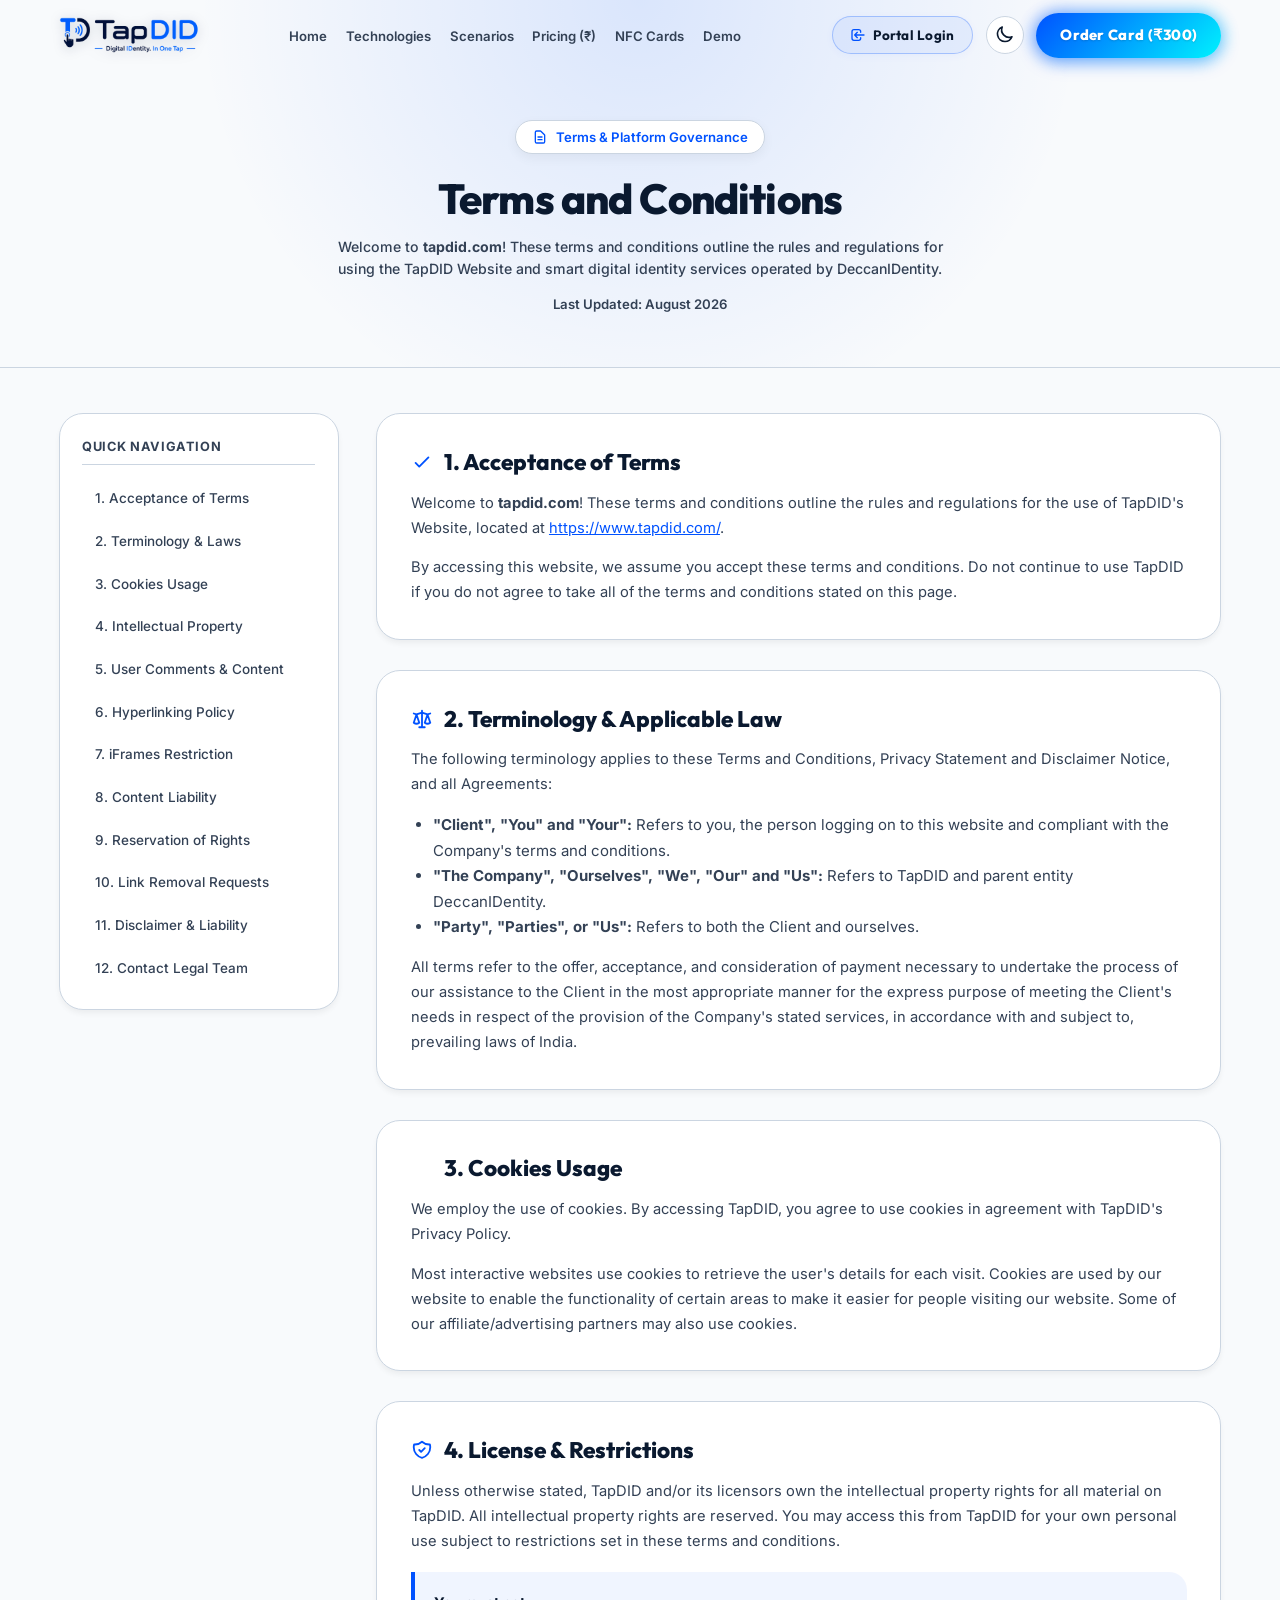
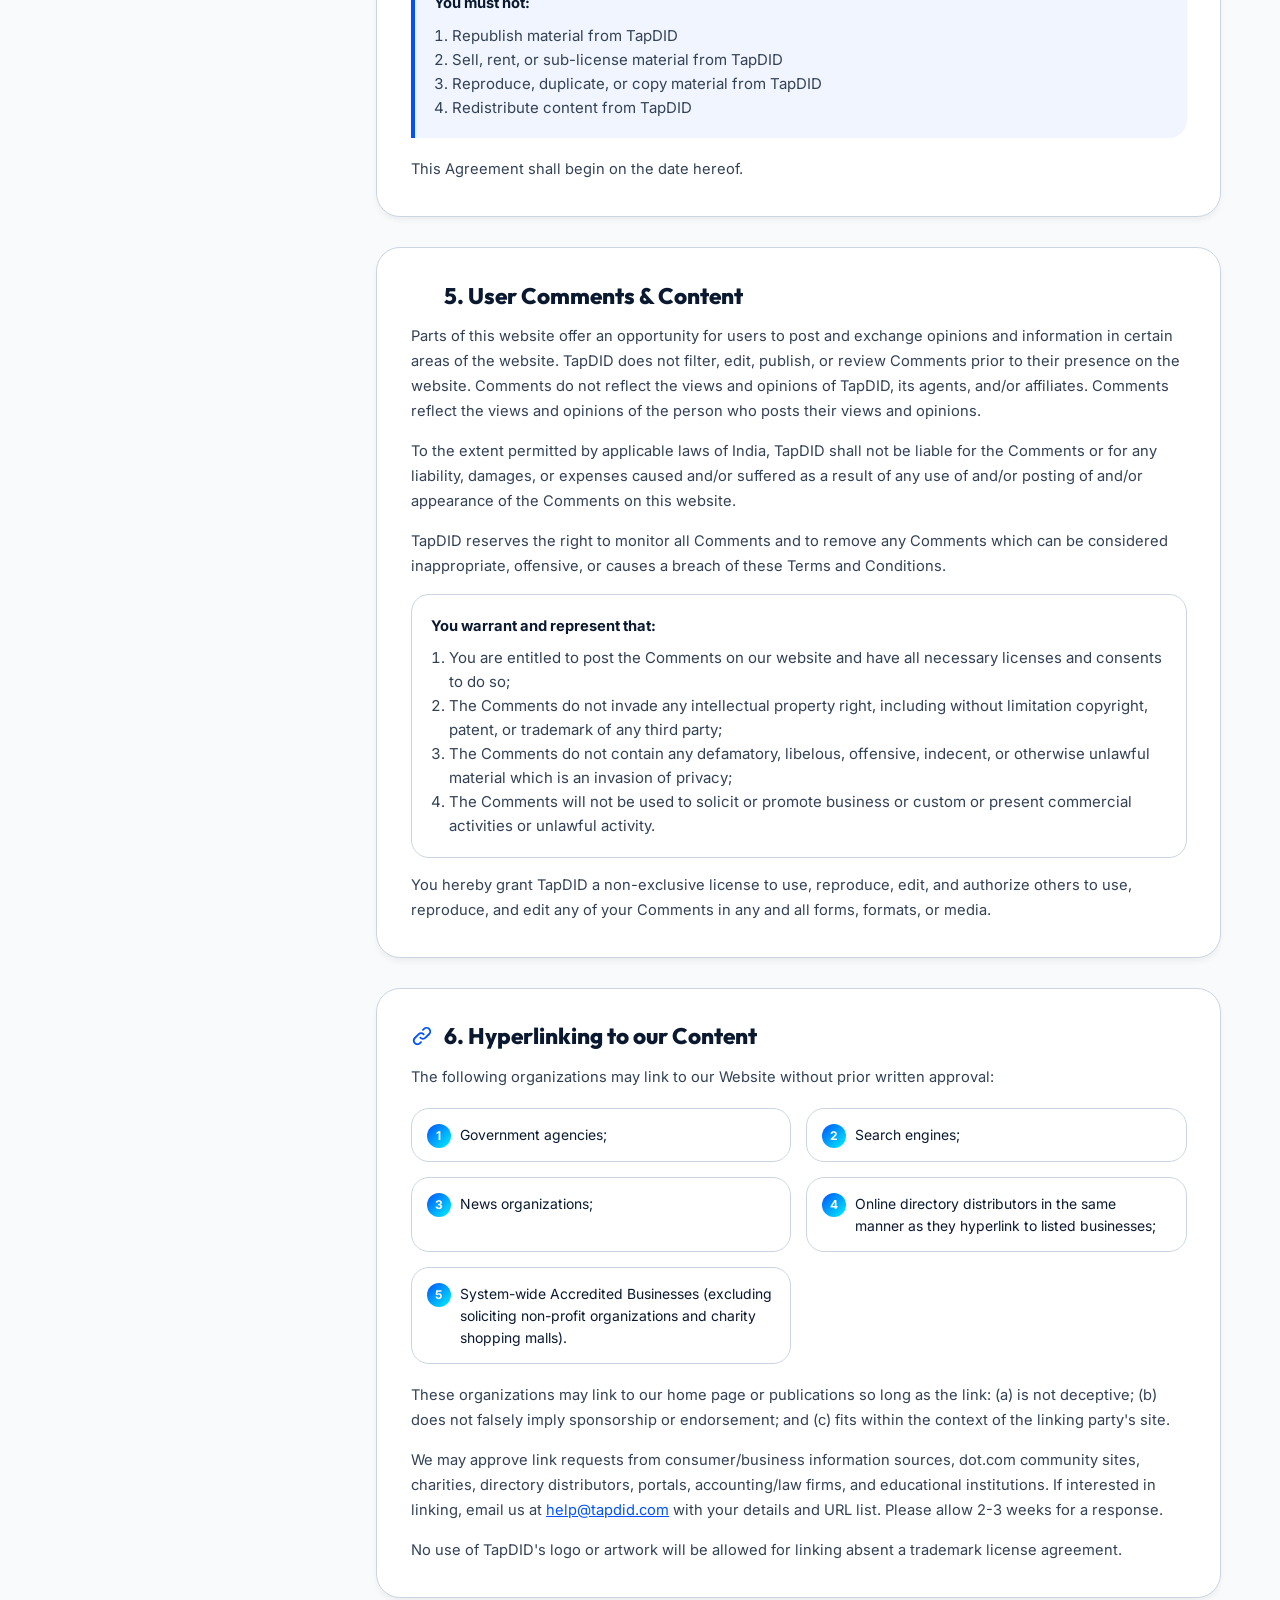
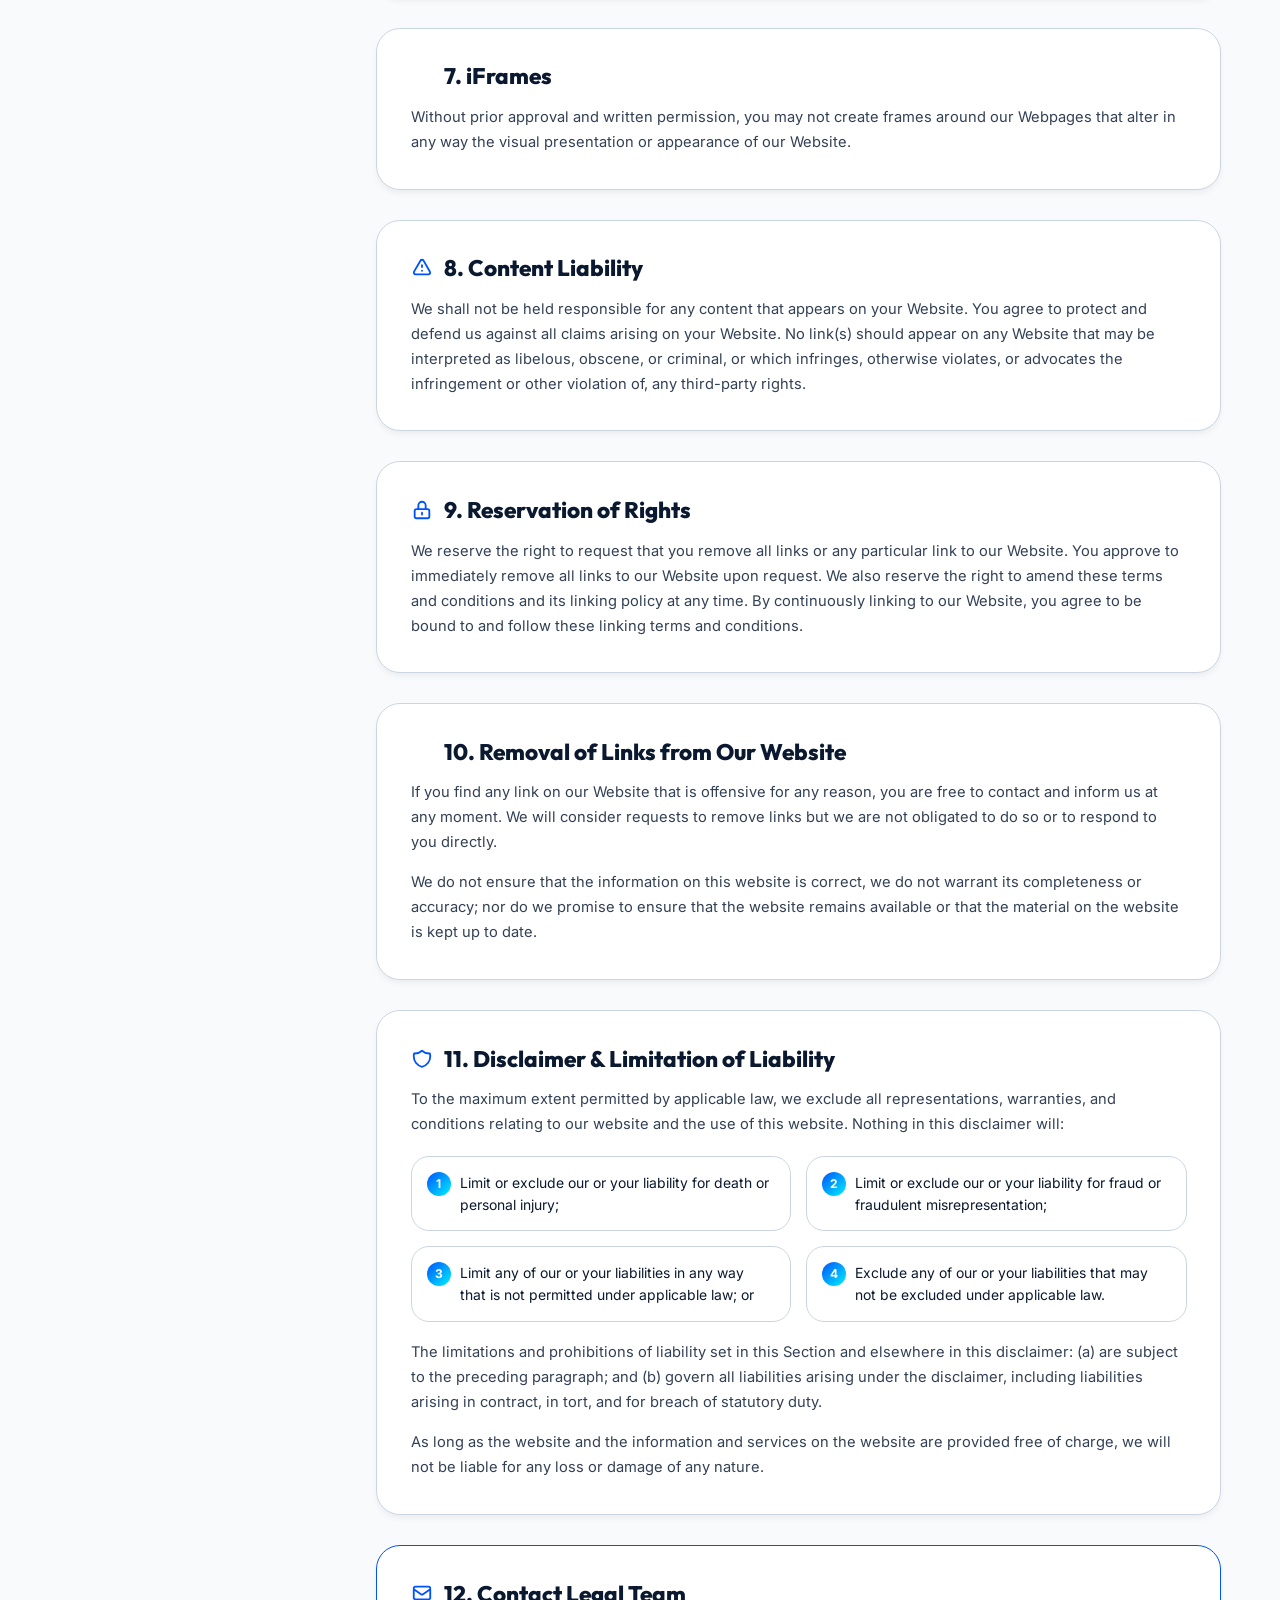
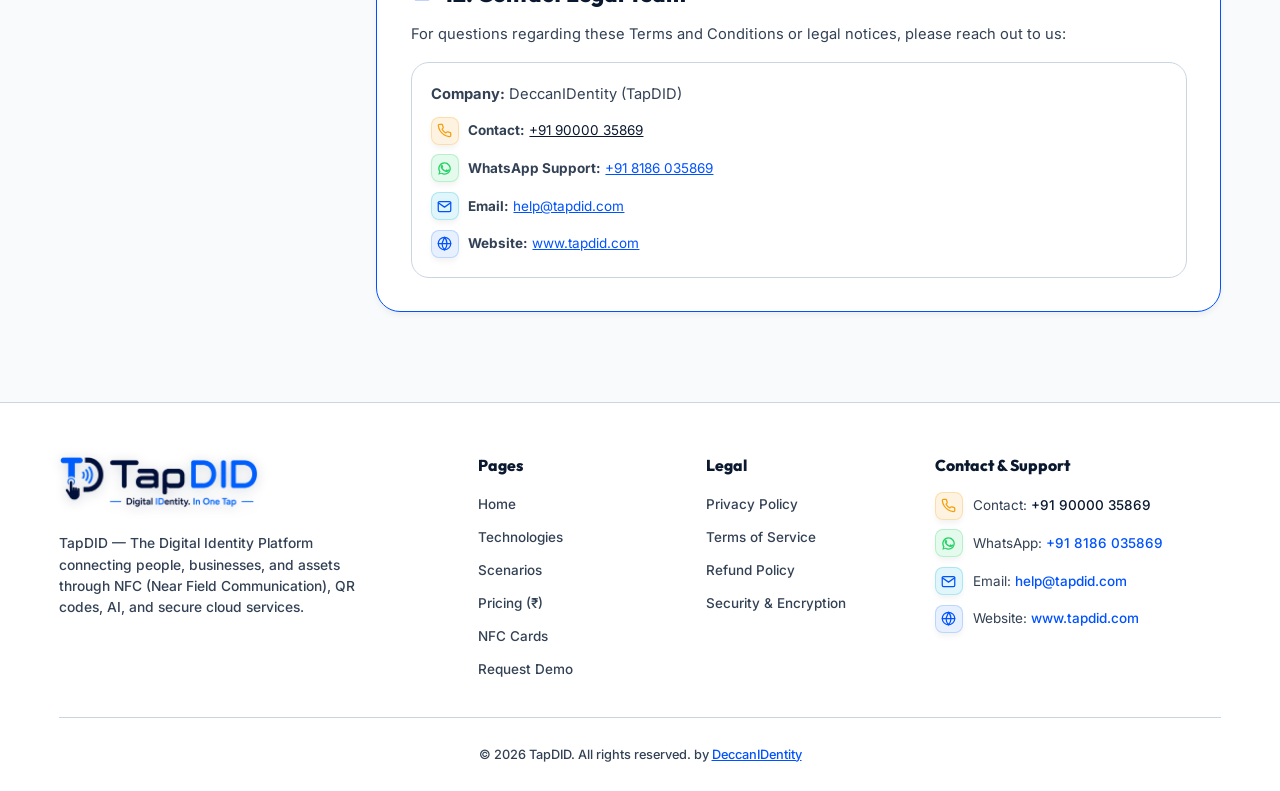
<file: terms-of-service.html>
<!DOCTYPE html>
<html lang="en" data-theme="light">

<head>
  <script>
    (function () {
      try {
        var saved = sessionStorage.getItem('tapdid_theme') || 'light';
        document.documentElement.setAttribute('data-theme', saved);
      } catch (e) {
        document.documentElement.setAttribute('data-theme', 'light');
      }
    })();
  </script>
  <meta charset="UTF-8">
  <meta name="viewport" content="width=device-width, initial-scale=1.0">
  <title>Terms of Service — TapDID Digital Identity Platform</title>
  <meta name="description"
    content="Terms and Conditions for TapDID (tapdid.com). Review the rules, regulations, IP rights, linking policies, and service terms for using our smart NFC cards and identity platform.">
  <meta name="keywords"
    content="TapDID Terms of Service, Terms and Conditions, NFC Card Agreement, DeccanIDentity, User License, Governing Law India">

  <link rel="icon" type="image/svg+xml" href="assets/favicon.ico">
  <link rel="stylesheet" href="styles.css">
</head>

<body>

  <!-- Header Navigation -->
  <header class="header">
    <div class="container nav-container">
      <a href="index.html" class="logo-link">
        <img id="mainLogo" src="assets/logo_h_nobg.png" alt="TapDID Logo" class="logo-img">
      </a>

      <nav>
        <ul class="nav-links">
          <li><a href="index.html" class="nav-link">Home</a></li>
          <li><a href="technologies.html" class="nav-link">Technologies</a></li>
          <li><a href="scenarios.html" class="nav-link">Scenarios</a></li>
          <li><a href="pricing.html" class="nav-link">Pricing (₹)</a></li>
          <li><a href="card-studio.html" class="nav-link">NFC Cards</a></li>
          <li><a href="demo.html" class="nav-link">Demo</a></li>
          <li class="mobile-portal-item">
            <a href="https://portal.tapdid.com/login" target="_blank" rel="noopener noreferrer" class="nav-link nav-link-portal">
              <svg width="16" height="16" fill="none" stroke="currentColor" viewBox="0 0 24 24">
                <path stroke-linecap="round" stroke-linejoin="round" stroke-width="2" d="M11 16l-4-4m0 0l4-4m-4 4h14m-5 4v1a3 3 0 01-3 3H6a3 3 0 01-3-3V7a3 3 0 013-3h7a3 3 0 013 3v1" />
              </svg>
              Portal Login
            </a>
          </li>
          <li class="mobile-cta-item">
            <a href="card-studio.html#customizer" class="btn btn-primary btn-glow mobile-nav-cta">Order Card (₹300)</a>
          </li>
        </ul>
      </nav>

      <div class="nav-actions">
        <a href="https://portal.tapdid.com/login" target="_blank" rel="noopener noreferrer" class="btn-portal-login" title="Login to TapDID Portal (portal.tapdid.com)">
          <svg class="portal-icon" width="16" height="16" fill="none" stroke="currentColor" viewBox="0 0 24 24">
            <path stroke-linecap="round" stroke-linejoin="round" stroke-width="2" d="M11 16l-4-4m0 0l4-4m-4 4h14m-5 4v1a3 3 0 01-3 3H6a3 3 0 01-3-3V7a3 3 0 013-3h7a3 3 0 013 3v1" />
          </svg>
          <span>Portal Login</span>
        </a>
        <button id="themeToggle" class="theme-toggle-btn" aria-label="Toggle Light/Dark Theme">
          <span id="themeIcon">
            <svg width="20" height="20" fill="none" stroke="currentColor" viewBox="0 0 24 24">
              <path stroke-linecap="round" stroke-linejoin="round" stroke-width="2"
                d="M20.354 15.354A9 9 0 018.646 3.646 9.003 9.003 0 0012 21a9.003 9.003 0 008.354-5.646z" />
            </svg>
          </span>
        </button>
        <a href="card-studio.html#customizer" class="btn btn-primary btn-glow desktop-only-btn">Order Card (₹300)</a>
        <button class="mobile-nav-toggle" aria-label="Open Navigation Menu">☰</button>
      </div>
    </div>
  </header>

  <!-- Hero Banner -->
  <section class="policy-hero">
    <div class="container">
      <div class="policy-badge">
        <svg width="16" height="16" fill="none" stroke="currentColor" viewBox="0 0 24 24">
          <path stroke-linecap="round" stroke-linejoin="round" stroke-width="2"
            d="M9 12h6m-6 4h6m2 5H7a2 2 0 01-2-2V5a2 2 0 012-2h5.586a1 1 0 01.707.293l5.414 5.414a1 1 0 01.293.707V19a2 2 0 01-2 2z" />
        </svg>
        Terms &amp; Platform Governance
      </div>
      <h1 class="section-title" style="font-size: 2.8rem; margin-bottom: 0.75rem;">Terms and Conditions</h1>
      <p class="section-subtitle" style="margin: 0 auto; max-width: 620px;">
        Welcome to <strong>tapdid.com</strong>! These terms and conditions outline the rules and regulations for using the TapDID Website and smart digital identity services operated by DeccanIDentity.
      </p>
      <div style="margin-top: 1rem; color: var(--text-muted); font-size: 0.88rem; font-weight: 600;">
        Last Updated: August 2026
      </div>
    </div>
  </section>

  <!-- Main Content Layout -->
  <main class="container">
    <div class="policy-layout">

      <!-- Navigation Sidebar -->
      <aside class="policy-sidebar">
        <div class="policy-sidebar-title">Quick Navigation</div>
        <nav class="policy-nav">
          <a href="#welcome">1. Acceptance of Terms</a>
          <a href="#terminology">2. Terminology &amp; Laws</a>
          <a href="#cookies">3. Cookies Usage</a>
          <a href="#license">4. Intellectual Property</a>
          <a href="#comments">5. User Comments &amp; Content</a>
          <a href="#hyperlinking">6. Hyperlinking Policy</a>
          <a href="#iframes">7. iFrames Restriction</a>
          <a href="#content-liability">8. Content Liability</a>
          <a href="#reservation">9. Reservation of Rights</a>
          <a href="#removal">10. Link Removal Requests</a>
          <a href="#disclaimer">11. Disclaimer &amp; Liability</a>
          <a href="#contact">12. Contact Legal Team</a>
        </nav>
      </aside>

      <!-- Terms Content Cards -->
      <div class="policy-content">

        <!-- 1. Acceptance of Terms -->
        <article id="welcome" class="policy-content-card">
          <h2>
            <svg width="22" height="22" fill="none" stroke="var(--accent-cyan)" viewBox="0 0 24 24">
              <path stroke-linecap="round" stroke-linejoin="round" stroke-width="2"
                d="M5 13l4 4L19 7" />
            </svg>
            1. Acceptance of Terms
          </h2>
          <p>
            Welcome to <strong>tapdid.com</strong>! These terms and conditions outline the rules and regulations for the use of TapDID's Website, located at <a href="https://www.tapdid.com" target="_blank" rel="noopener noreferrer" style="color: var(--accent-cyan); text-decoration: underline;">https://www.tapdid.com/</a>.
          </p>
          <p>
            By accessing this website, we assume you accept these terms and conditions. Do not continue to use TapDID if you do not agree to take all of the terms and conditions stated on this page.
          </p>
        </article>

        <!-- 2. Terminology & Applicable Law -->
        <article id="terminology" class="policy-content-card">
          <h2>
            <svg width="22" height="22" fill="none" stroke="var(--brand-blue)" viewBox="0 0 24 24">
              <path stroke-linecap="round" stroke-linejoin="round" stroke-width="2"
                d="M3 6l3 1m0 0l-3 9a5.002 5.002 0 006.001 0M6 7l3 9M6 7l6-2m6 2l3-1m-3 1l-3 9a5.002 5.002 0 006.001 0M18 7l3 9m-3-9l-6-2m0-2v2m0 16V5m0 16H9m3 0h3" />
            </svg>
            2. Terminology &amp; Applicable Law
          </h2>
          <p>
            The following terminology applies to these Terms and Conditions, Privacy Statement and Disclaimer Notice, and all Agreements: 
          </p>
          <ul style="margin: 0.75rem 0 1rem 1.5rem; color: var(--text-muted); line-height: 1.7;">
            <li><strong>"Client", "You" and "Your":</strong> Refers to you, the person logging on to this website and compliant with the Company's terms and conditions.</li>
            <li><strong>"The Company", "Ourselves", "We", "Our" and "Us":</strong> Refers to TapDID and parent entity DeccanIDentity.</li>
            <li><strong>"Party", "Parties", or "Us":</strong> Refers to both the Client and ourselves.</li>
          </ul>
          <p>
            All terms refer to the offer, acceptance, and consideration of payment necessary to undertake the process of our assistance to the Client in the most appropriate manner for the express purpose of meeting the Client's needs in respect of the provision of the Company's stated services, in accordance with and subject to, prevailing laws of India.
          </p>
        </article>

        <!-- 3. Cookies Usage -->
        <article id="cookies" class="policy-content-card">
          <h2>
            <svg width="22" height="22" fill="none" stroke="var(--accent-gold)" viewBox="0 0 24 24">
              <path stroke-linecap="round" stroke-linejoin="round" stroke-width="2"
                d="M12 8v4l3 3m6-3a9 9 0 11-18 0 9 9 0 0118 0z" />
            </svg>
            3. Cookies Usage
          </h2>
          <p>
            We employ the use of cookies. By accessing TapDID, you agree to use cookies in agreement with TapDID's Privacy Policy.
          </p>
          <p>
            Most interactive websites use cookies to retrieve the user's details for each visit. Cookies are used by our website to enable the functionality of certain areas to make it easier for people visiting our website. Some of our affiliate/advertising partners may also use cookies.
          </p>
        </article>

        <!-- 4. Intellectual Property License -->
        <article id="license" class="policy-content-card">
          <h2>
            <svg width="22" height="22" fill="none" stroke="var(--accent-mint)" viewBox="0 0 24 24">
              <path stroke-linecap="round" stroke-linejoin="round" stroke-width="2"
                d="M9 12l2 2 4-4m5.618-4.016A11.955 11.955 0 0112 2.944a11.955 11.955 0 01-8.618 3.04A12.02 12.02 0 003 9c0 5.591 3.824 10.29 9 11.622 5.176-1.332 9-6.03 9-11.622 0-1.042-.133-2.052-.382-3.016z" />
            </svg>
            4. License &amp; Restrictions
          </h2>
          <p>
            Unless otherwise stated, TapDID and/or its licensors own the intellectual property rights for all material on TapDID. All intellectual property rights are reserved. You may access this from TapDID for your own personal use subject to restrictions set in these terms and conditions.
          </p>
          <div class="policy-highlight-box">
            <p style="margin: 0 0 0.5rem 0; font-weight: 700; color: var(--text-main);">You must not:</p>
            <ol style="margin: 0 0 0 1.25rem; color: var(--text-muted); line-height: 1.6;">
              <li>Republish material from TapDID</li>
              <li>Sell, rent, or sub-license material from TapDID</li>
              <li>Reproduce, duplicate, or copy material from TapDID</li>
              <li>Redistribute content from TapDID</li>
            </ol>
          </div>
          <p>This Agreement shall begin on the date hereof.</p>
        </article>

        <!-- 5. User Comments & Content -->
        <article id="comments" class="policy-content-card">
          <h2>
            <svg width="22" height="22" fill="none" stroke="var(--accent-purple)" viewBox="0 0 24 24">
              <path stroke-linecap="round" stroke-linejoin="round" stroke-width="2"
                d="M8 10h.01M12 10h.01M16 10h.01M21 12c0 4.418-4.03 8-9 8a9.863 9.863 0 01-4.255-.949L3 20l1.395-3.72C3.512 15.042 3 13.574 3 12c0-4.418 4.03-8 9-8s9 3.582 9 8z" />
            </svg>
            5. User Comments &amp; Content
          </h2>
          <p>
            Parts of this website offer an opportunity for users to post and exchange opinions and information in certain areas of the website. TapDID does not filter, edit, publish, or review Comments prior to their presence on the website. Comments do not reflect the views and opinions of TapDID, its agents, and/or affiliates. Comments reflect the views and opinions of the person who posts their views and opinions.
          </p>
          <p>
            To the extent permitted by applicable laws of India, TapDID shall not be liable for the Comments or for any liability, damages, or expenses caused and/or suffered as a result of any use of and/or posting of and/or appearance of the Comments on this website.
          </p>
          <p>
            TapDID reserves the right to monitor all Comments and to remove any Comments which can be considered inappropriate, offensive, or causes a breach of these Terms and Conditions.
          </p>

          <div style="background: var(--bg-secondary); padding: 1.25rem; border-radius: var(--radius-md); margin-top: 1rem; border: 1px solid var(--border-color);">
            <p style="margin: 0 0 0.5rem 0; font-weight: 700; color: var(--text-main);">You warrant and represent that:</p>
            <ol style="margin: 0 0 0 1.25rem; color: var(--text-muted); line-height: 1.6;">
              <li>You are entitled to post the Comments on our website and have all necessary licenses and consents to do so;</li>
              <li>The Comments do not invade any intellectual property right, including without limitation copyright, patent, or trademark of any third party;</li>
              <li>The Comments do not contain any defamatory, libelous, offensive, indecent, or otherwise unlawful material which is an invasion of privacy;</li>
              <li>The Comments will not be used to solicit or promote business or custom or present commercial activities or unlawful activity.</li>
            </ol>
          </div>
          <p style="margin-top: 1rem;">
            You hereby grant TapDID a non-exclusive license to use, reproduce, edit, and authorize others to use, reproduce, and edit any of your Comments in any and all forms, formats, or media.
          </p>
        </article>

        <!-- 6. Hyperlinking to our Content -->
        <article id="hyperlinking" class="policy-content-card">
          <h2>
            <svg width="22" height="22" fill="none" stroke="var(--accent-cyan)" viewBox="0 0 24 24">
              <path stroke-linecap="round" stroke-linejoin="round" stroke-width="2"
                d="M13.828 10.172a4 4 0 00-5.656 0l-4 4a4 4 0 105.656 5.656l1.102-1.101m-.758-4.899a4 4 0 005.656 0l4-4a4 4 0 00-5.656-5.656l-1.1 1.1" />
            </svg>
            6. Hyperlinking to our Content
          </h2>
          <p>
            The following organizations may link to our Website without prior written approval:
          </p>
          <ol class="policy-list-numbered">
            <li>Government agencies;</li>
            <li>Search engines;</li>
            <li>News organizations;</li>
            <li>Online directory distributors in the same manner as they hyperlink to listed businesses;</li>
            <li>System-wide Accredited Businesses (excluding soliciting non-profit organizations and charity shopping malls).</li>
          </ol>
          <p>
            These organizations may link to our home page or publications so long as the link: (a) is not deceptive; (b) does not falsely imply sponsorship or endorsement; and (c) fits within the context of the linking party's site.
          </p>
          <p>
            We may approve link requests from consumer/business information sources, dot.com community sites, charities, directory distributors, portals, accounting/law firms, and educational institutions. If interested in linking, email us at <a href="mailto:help@tapdid.com" style="color: var(--accent-cyan);">help@tapdid.com</a> with your details and URL list. Please allow 2-3 weeks for a response.
          </p>
          <p>
            No use of TapDID's logo or artwork will be allowed for linking absent a trademark license agreement.
          </p>
        </article>

        <!-- 7. iFrames Restriction -->
        <article id="iframes" class="policy-content-card">
          <h2>
            <svg width="22" height="22" fill="none" stroke="var(--accent-gold)" viewBox="0 0 24 24">
              <path stroke-linecap="round" stroke-linejoin="round" stroke-width="2"
                d="M4 5a1 1 0 011-1h14a1 1 0 011 1v2a1 1 0 01-1 1H5a1 1 0 01-1-1V5zM4 13a1 1 0 011-1h6a1 1 0 011 1v6a1 1 0 01-1 1H5a1 1 0 01-1-1v-6zM16 13a1 1 0 011-1h2a1 1 0 011 1v6a1 1 0 01-1 1h-2a1 1 0 01-1-1v-6z" />
            </svg>
            7. iFrames
          </h2>
          <p>
            Without prior approval and written permission, you may not create frames around our Webpages that alter in any way the visual presentation or appearance of our Website.
          </p>
        </article>

        <!-- 8. Content Liability -->
        <article id="content-liability" class="policy-content-card">
          <h2>
            <svg width="22" height="22" fill="none" stroke="var(--brand-blue)" viewBox="0 0 24 24">
              <path stroke-linecap="round" stroke-linejoin="round" stroke-width="2"
                d="M12 9v2m0 4h.01m-6.938 4h13.856c1.54 0 2.502-1.667 1.732-3L13.732 4c-.77-1.333-2.694-1.333-3.464 0L3.34 16c-.77 1.333.192 3 1.732 3z" />
            </svg>
            8. Content Liability
          </h2>
          <p>
            We shall not be held responsible for any content that appears on your Website. You agree to protect and defend us against all claims arising on your Website. No link(s) should appear on any Website that may be interpreted as libelous, obscene, or criminal, or which infringes, otherwise violates, or advocates the infringement or other violation of, any third-party rights.
          </p>
        </article>

        <!-- 9. Reservation of Rights -->
        <article id="reservation" class="policy-content-card">
          <h2>
            <svg width="22" height="22" fill="none" stroke="var(--accent-mint)" viewBox="0 0 24 24">
              <path stroke-linecap="round" stroke-linejoin="round" stroke-width="2"
                d="M12 15v2m-6 4h12a2 2 0 002-2v-6a2 2 0 00-2-2H6a2 2 0 00-2 2v6a2 2 0 002 2zm10-10V7a4 4 0 00-8 0v4h8z" />
            </svg>
            9. Reservation of Rights
          </h2>
          <p>
            We reserve the right to request that you remove all links or any particular link to our Website. You approve to immediately remove all links to our Website upon request. We also reserve the right to amend these terms and conditions and its linking policy at any time. By continuously linking to our Website, you agree to be bound to and follow these linking terms and conditions.
          </p>
        </article>

        <!-- 10. Removal of Links from Our Website -->
        <article id="removal" class="policy-content-card">
          <h2>
            <svg width="22" height="22" fill="none" stroke="var(--accent-purple)" viewBox="0 0 24 24">
              <path stroke-linecap="round" stroke-linejoin="round" stroke-width="2"
                d="M19 7l-.867 12.142A2 2 0 0116.138 21H7.862a2 2 0 01-1.995-1.858L5 7m5 4v6m4-6v6m1-10V4a1 1 0 00-1-1h-4a1 1 0 00-1 1v3M4 7h16" />
            </svg>
            10. Removal of Links from Our Website
          </h2>
          <p>
            If you find any link on our Website that is offensive for any reason, you are free to contact and inform us at any moment. We will consider requests to remove links but we are not obligated to do so or to respond to you directly.
          </p>
          <p>
            We do not ensure that the information on this website is correct, we do not warrant its completeness or accuracy; nor do we promise to ensure that the website remains available or that the material on the website is kept up to date.
          </p>
        </article>

        <!-- 11. Disclaimer & Liability -->
        <article id="disclaimer" class="policy-content-card">
          <h2>
            <svg width="22" height="22" fill="none" stroke="var(--accent-cyan)" viewBox="0 0 24 24">
              <path stroke-linecap="round" stroke-linejoin="round" stroke-width="2"
                d="M20.618 5.984A11.955 11.955 0 0112 2.944a11.955 11.955 0 01-8.618 3.04A12.02 12.02 0 003 9c0 5.591 3.824 10.29 9 11.622 5.176-1.332 9-6.03 9-11.622 0-1.042-.133-2.052-.382-3.016z" />
            </svg>
            11. Disclaimer &amp; Limitation of Liability
          </h2>
          <p>
            To the maximum extent permitted by applicable law, we exclude all representations, warranties, and conditions relating to our website and the use of this website. Nothing in this disclaimer will:
          </p>
          <ol class="policy-list-numbered">
            <li>Limit or exclude our or your liability for death or personal injury;</li>
            <li>Limit or exclude our or your liability for fraud or fraudulent misrepresentation;</li>
            <li>Limit any of our or your liabilities in any way that is not permitted under applicable law; or</li>
            <li>Exclude any of our or your liabilities that may not be excluded under applicable law.</li>
          </ol>
          <p>
            The limitations and prohibitions of liability set in this Section and elsewhere in this disclaimer: (a) are subject to the preceding paragraph; and (b) govern all liabilities arising under the disclaimer, including liabilities arising in contract, in tort, and for breach of statutory duty.
          </p>
          <p>
            As long as the website and the information and services on the website are provided free of charge, we will not be liable for any loss or damage of any nature.
          </p>
        </article>

        <!-- 12. Contact Legal Team -->
        <article id="contact" class="policy-content-card" style="border-color: var(--accent-cyan);">
          <h2>
            <svg width="22" height="22" fill="none" stroke="var(--accent-mint)" viewBox="0 0 24 24">
              <path stroke-linecap="round" stroke-linejoin="round" stroke-width="2"
                d="M3 8l7.89 5.26a2 2 0 002.22 0L21 8M5 19h14a2 2 0 002-2V7a2 2 0 00-2-2H5a2 2 0 00-2 2v10a2 2 0 002 2z" />
            </svg>
            12. Contact Legal Team
          </h2>
          <p>
            For questions regarding these Terms and Conditions or legal notices, please reach out to us:
          </p>
          <div style="background: var(--bg-secondary); padding: 1.25rem; border-radius: var(--radius-md); margin-top: 1rem; border: 1px solid var(--border-color); display: flex; flex-direction: column; gap: 0.65rem;">
            <p style="margin: 0;"><strong>Company:</strong> DeccanIDentity (TapDID)</p>
            <div class="footer-contact-item">
              <span class="contact-icon icon-phone" title="Phone Contact">
                <svg width="15" height="15" viewBox="0 0 24 24" fill="none" stroke="currentColor" stroke-width="2" stroke-linecap="round" stroke-linejoin="round"><path d="M22 16.92v3a2 2 0 0 1-2.18 2 19.79 19.79 0 0 1-8.63-3.07 19.5 19.5 0 0 1-6-6 19.79 19.79 0 0 1-3.07-8.67A2 2 0 0 1 4.11 2h3a2 2 0 0 1 2 1.72 12.84 12.84 0 0 0 .7 2.81 2 2 0 0 1-.45 2.11L8.09 9.91a16 16 0 0 0 6 6l1.27-1.27a2 2 0 0 1 2.11-.45 12.84 12.84 0 0 0 2.81.7A2 2 0 0 1 22 16.92z"/></svg>
              </span>
              <span class="contact-text"><strong>Contact:</strong> <a href="tel:+919000035869" style="color: var(--text-main);">+91 90000 35869</a></span>
            </div>
            <div class="footer-contact-item">
              <span class="contact-icon icon-whatsapp" title="WhatsApp Support">
                <svg width="15" height="15" viewBox="0 0 24 24" fill="currentColor"><path d="M17.472 14.382c-.301-.15-1.78-.878-2.056-.978-.276-.1-.477-.15-.678.15-.2.3-.777.978-.952 1.178-.175.2-.351.225-.652.075a8.21 8.21 0 01-2.418-1.491 9.055 9.055 0 01-1.674-2.083c-.176-.3-.019-.462.13-.61.136-.134.302-.35.453-.526.151-.175.201-.3.301-.5.101-.2.051-.376-.025-.526-.076-.15-.678-1.631-.929-2.238-.244-.59-.492-.51-.678-.519-.176-.008-.376-.01-.576-.01-.2 0-.526.075-.802.376-.276.3-1.053 1.029-1.053 2.509 0 1.48 1.078 2.908 1.228 3.109.15.2 2.122 3.24 5.141 4.542 2.152.928 2.977.834 3.992.684 1.134-.167 2.457-1.003 2.808-1.971.351-.968.351-1.795.246-1.97-.105-.176-.306-.276-.607-.426z"/><path d="M12 2a10 10 0 00-8.485 15.3L2 22l4.829-1.486A10 10 0 1012 2zm0 18a7.96 7.96 0 01-4.066-1.11l-.291-.173-2.868.883.896-2.797-.189-.3A7.965 7.965 0 1112 20z"/></svg>
              </span>
              <span class="contact-text"><strong>WhatsApp Support:</strong> <a href="https://wa.me/918186035869" target="_blank" rel="noopener noreferrer" style="color: var(--accent-mint);">+91 8186 035869</a></span>
            </div>
            <div class="footer-contact-item">
              <span class="contact-icon icon-email" title="Email Contact">
                <svg width="15" height="15" viewBox="0 0 24 24" fill="none" stroke="currentColor" stroke-width="2" stroke-linecap="round" stroke-linejoin="round"><path d="M4 4h16c1.1 0 2 .9 2 2v12c0 1.1-.9 2-2 2H4c-1.1 0-2-.9-2-2V6c0-1.1.9-2 2-2z"/><polyline points="22,6 12,13 2,6"/></svg>
              </span>
              <span class="contact-text"><strong>Email:</strong> <a href="mailto:help@tapdid.com" style="color: var(--accent-cyan);">help@tapdid.com</a></span>
            </div>
            <div class="footer-contact-item">
              <span class="contact-icon icon-website" title="Website Link">
                <svg width="15" height="15" viewBox="0 0 24 24" fill="none" stroke="currentColor" stroke-width="2" stroke-linecap="round" stroke-linejoin="round"><circle cx="12" cy="12" r="10"/><line x1="2" y1="12" x2="22" y2="12"/><path d="M12 2a15.3 15.3 0 0 1 4 10 15.3 15.3 0 0 1-4 10 15.3 15.3 0 0 1-4-10z"/></svg>
              </span>
              <span class="contact-text"><strong>Website:</strong> <a href="https://www.tapdid.com" target="_blank" rel="noopener noreferrer" style="color: var(--brand-blue);">www.tapdid.com</a></span>
            </div>
          </div>
        </article>

      </div>
    </div>
  </main>

  <!-- Footer -->
  <footer class="footer">
    <div class="container">
      <div class="footer-grid">
        <div class="footer-brand">
          <a href="index.html" class="footer-logo-link">
            <img id="footerLogo" src="assets/logo_h_nobg.png" alt="TapDID Logo" class="footer-logo-img">
          </a>
          <p>TapDID — The Digital Identity Platform connecting people, businesses, and assets through NFC (Near Field
            Communication), QR codes, AI, and secure cloud services.</p>
        </div>
        <div class="footer-column">
          <h4>Pages</h4>
          <ul class="footer-links">
            <li><a href="index.html">Home</a></li>
            <li><a href="technologies.html">Technologies</a></li>
            <li><a href="scenarios.html">Scenarios</a></li>
            <li><a href="pricing.html">Pricing (₹)</a></li>
            <li><a href="card-studio.html">NFC Cards</a></li>
            <li><a href="demo.html">Request Demo</a></li>
          </ul>
        </div>
        <div class="footer-column">
          <h4>Legal</h4>
          <ul class="footer-links">
            <li><a href="privacy-policy.html">Privacy Policy</a></li>
            <li><a href="terms-of-service.html">Terms of Service</a></li>
            <li><a href="refund-policy.html">Refund Policy</a></li>
            <li><a href="security-and-encryption.html">Security &amp; Encryption</a></li>
          </ul>
        </div>
        <div class="footer-column">
          <h4>Contact &amp; Support</h4>
          <ul class="footer-links">
            <li class="footer-contact-item">
              <span class="contact-icon icon-phone" title="Phone Contact">
                <svg width="15" height="15" viewBox="0 0 24 24" fill="none" stroke="currentColor" stroke-width="2" stroke-linecap="round" stroke-linejoin="round"><path d="M22 16.92v3a2 2 0 0 1-2.18 2 19.79 19.79 0 0 1-8.63-3.07 19.5 19.5 0 0 1-6-6 19.79 19.79 0 0 1-3.07-8.67A2 2 0 0 1 4.11 2h3a2 2 0 0 1 2 1.72 12.84 12.84 0 0 0 .7 2.81 2 2 0 0 1-.45 2.11L8.09 9.91a16 16 0 0 0 6 6l1.27-1.27a2 2 0 0 1 2.11-.45 12.84 12.84 0 0 0 2.81.7A2 2 0 0 1 22 16.92z"/></svg>
              </span>
              <span class="contact-text">Contact: <a href="tel:+919000035869" style="color: var(--text-main);">+91 90000 35869</a></span>
            </li>
            <li class="footer-contact-item">
              <span class="contact-icon icon-whatsapp" title="WhatsApp Support">
                <svg width="15" height="15" viewBox="0 0 24 24" fill="currentColor"><path d="M17.472 14.382c-.301-.15-1.78-.878-2.056-.978-.276-.1-.477-.15-.678.15-.2.3-.777.978-.952 1.178-.175.2-.351.225-.652.075a8.21 8.21 0 01-2.418-1.491 9.055 9.055 0 01-1.674-2.083c-.176-.3-.019-.462.13-.61.136-.134.302-.35.453-.526.151-.175.201-.3.301-.5.101-.2.051-.376-.025-.526-.076-.15-.678-1.631-.929-2.238-.244-.59-.492-.51-.678-.519-.176-.008-.376-.01-.576-.01-.2 0-.526.075-.802.376-.276.3-1.053 1.029-1.053 2.509 0 1.48 1.078 2.908 1.228 3.109.15.2 2.122 3.24 5.141 4.542 2.152.928 2.977.834 3.992.684 1.134-.167 2.457-1.003 2.808-1.971.351-.968.351-1.795.246-1.97-.105-.176-.306-.276-.607-.426z"/><path d="M12 2a10 10 0 00-8.485 15.3L2 22l4.829-1.486A10 10 0 1012 2zm0 18a7.96 7.96 0 01-4.066-1.11l-.291-.173-2.868.883.896-2.797-.189-.3A7.965 7.965 0 1112 20z"/></svg>
              </span>
              <span class="contact-text">WhatsApp: <a href="https://wa.me/918186035869" target="_blank" rel="noopener noreferrer" style="color: var(--accent-mint);">+91 8186 035869</a></span>
            </li>
            <li class="footer-contact-item">
              <span class="contact-icon icon-email" title="Email Contact">
                <svg width="15" height="15" viewBox="0 0 24 24" fill="none" stroke="currentColor" stroke-width="2" stroke-linecap="round" stroke-linejoin="round"><path d="M4 4h16c1.1 0 2 .9 2 2v12c0 1.1-.9 2-2 2H4c-1.1 0-2-.9-2-2V6c0-1.1.9-2 2-2z"/><polyline points="22,6 12,13 2,6"/></svg>
              </span>
              <span class="contact-text">Email: <a href="mailto:help@tapdid.com" style="color: var(--accent-cyan);">help@tapdid.com</a></span>
            </li>
            <li class="footer-contact-item">
              <span class="contact-icon icon-website" title="Website Link">
                <svg width="15" height="15" viewBox="0 0 24 24" fill="none" stroke="currentColor" stroke-width="2" stroke-linecap="round" stroke-linejoin="round"><circle cx="12" cy="12" r="10"/><line x1="2" y1="12" x2="22" y2="12"/><path d="M12 2a15.3 15.3 0 0 1 4 10 15.3 15.3 0 0 1-4 10 15.3 15.3 0 0 1-4-10z"/></svg>
              </span>
              <span class="contact-text">Website: <a href="https://www.tapdid.com" target="_blank" rel="noopener noreferrer" style="color: var(--brand-blue);">www.tapdid.com</a></span>
            </li>
          </ul>
        </div>
      </div>
      <div class="footer-bottom">
        &copy; 2026 TapDID. All rights reserved. by <a href="https://www.deccanidentity.com" target="_blank"
          rel="noopener noreferrer" style="color: var(--accent-cyan); text-decoration: underline;">DeccanIDentity</a>
      </div>
    </div>
  </footer>

  <script src="app.js"></script>
</body>

</html>
</file>
<file: styles.css>
@import url('https://fonts.googleapis.com/css2?family=Inter:wght@400;500;600;700;800&family=Outfit:wght@500;600;700;800;900&display=swap');

/* ==========================================================================
   TapDID - Optimized Brand System (Compact Header & Clean Spacing)
   ========================================================================== */

:root,
[data-theme="light"] {
  /* Signature Brand Colors */
  --brand-blue: #0052ff;
  --brand-cyan: #00f2fe;
  --accent-gradient: linear-gradient(135deg, var(--brand-blue) 0%, var(--brand-cyan) 100%);
  --accent-gradient-glow: linear-gradient(135deg, rgba(0, 82, 255, 0.25) 0%, rgba(0, 242, 254, 0.25) 100%);

  /* Light Theme (Default) */
  --bg-primary: #f8fafc;
  --bg-secondary: #ffffff;
  --bg-card: #ffffff;
  --bg-card-hover: #f1f5f9;
  --bg-glass: rgba(255, 255, 255, 0.94);

  --text-main: #0a192f;
  --text-muted: #334155;
  --text-light: #0f172a;

  --accent-blue: #0052ff;
  --accent-cyan: #0052ff;
  --accent-mint: #0052ff;

  --border-color: #cbd5e1;
  --border-hover: #0052ff;

  --shadow-sm: 0 4px 6px -1px rgba(0, 0, 0, 0.06);
  --shadow-md: 0 10px 25px -5px rgba(0, 0, 0, 0.12);
  --shadow-glow: 0 0 30px rgba(0, 82, 255, 0.2);

  --font-heading: 'Outfit', -apple-system, BlinkMacSystemFont, sans-serif;
  --font-body: 'Inter', -apple-system, BlinkMacSystemFont, sans-serif;

  --radius-sm: 10px;
  --radius-md: 18px;
  --radius-lg: 24px;
  --radius-full: 9999px;

  --transition-fast: 0.2s cubic-bezier(0.4, 0, 0.2, 1);
  --transition-normal: 0.35s cubic-bezier(0.4, 0, 0.2, 1);
}

[data-theme="dark"] {
  /* Dark Theme */
  --bg-primary: #060b19;
  --bg-secondary: #0a1224;
  --bg-card: #0f172a;
  --bg-card-hover: #1e293b;
  --bg-glass: rgba(15, 23, 42, 0.92);

  --text-main: #ffffff;
  --text-muted: #e2e8f0;
  --text-light: #f1f5f9;

  --accent-blue: var(--brand-blue);
  --accent-cyan: var(--brand-cyan);
  --accent-mint: var(--brand-cyan);

  --border-color: #1e293b;
  --border-hover: var(--brand-cyan);

  --shadow-sm: 0 4px 6px -1px rgba(0, 0, 0, 0.4);
  --shadow-md: 0 10px 25px -5px rgba(0, 0, 0, 0.6);
  --shadow-glow: 0 0 30px rgba(0, 82, 255, 0.35);
}

/* Base & Reset */
*,
*::before,
*::after {
  box-sizing: border-box;
  margin: 0;
  padding: 0;
}

html {
  scroll-behavior: smooth;
  font-size: 15px;
  -webkit-font-smoothing: antialiased;
  -moz-osx-font-smoothing: grayscale;
  text-rendering: optimizeLegibility;
  max-width: 100vw;
  overflow-x: hidden;
}

/* Disable transitions on initial page load to eliminate page shading & blinking */
html.preload *,
html.preload *::before,
html.preload *::after {
  -webkit-transition: none !important;
  -moz-transition: none !important;
  -ms-transition: none !important;
  -o-transition: none !important;
  transition: none !important;
}

body {
  background-color: var(--bg-primary);
  color: var(--text-main);
  font-family: var(--font-body);
  line-height: 1.55;
  max-width: 100vw;
  overflow-x: hidden;
  transition: background-color var(--transition-normal), color var(--transition-normal);
}

/* Typography */
h1,
h2,
h3,
h4,
h5,
h6 {
  font-family: var(--font-heading);
  color: var(--text-main);
  line-height: 1.22;
  font-weight: 800;
}

.text-gradient {
  background: var(--accent-gradient);
  -webkit-background-clip: text;
  background-clip: text;
  -webkit-text-fill-color: transparent;
  display: inline-block;
}

/* Layout Utilities */
.container {
  width: 92%;
  max-width: 1240px;
  margin: 0 auto;
  padding: 0 0.5rem;
}

.section {
  padding: 3.25rem 0;
  position: relative;
}

.section-header {
  text-align: center;
  max-width: 720px;
  margin: 0 auto 3.5rem auto;
}

.badge {
  display: inline-flex;
  align-items: center;
  gap: 0.4rem;
  padding: 0.35rem 1.1rem;
  border-radius: var(--radius-full);
  background: rgba(0, 82, 255, 0.14);
  border: 1px solid var(--accent-cyan);
  color: var(--accent-cyan);
  font-size: 0.82rem;
  font-weight: 700;
  text-transform: uppercase;
  letter-spacing: 0.8px;
  margin-bottom: 1rem;
}

.badge svg {
  width: 15px;
  height: 15px;
}

.section-title {
  font-size: 2.05rem;
  letter-spacing: -0.02em;
  margin-bottom: 0.85rem;
  color: var(--text-main);
}

.section-subtitle {
  color: var(--text-muted);
  font-size: 0.94rem;
  font-weight: 500;
}

/* Buttons */
.btn {
  display: inline-flex;
  align-items: center;
  justify-content: center;
  gap: 0.6rem;
  padding: 0.75rem 1.6rem;
  border-radius: var(--radius-full);
  font-family: var(--font-heading);
  font-weight: 750;
  font-size: 0.88rem;
  letter-spacing: 0.015em;
  cursor: pointer;
  transition: all var(--transition-fast);
  text-decoration: none;
  border: none;
  outline: none;
  white-space: nowrap;
}

.btn-primary {
  background: var(--accent-gradient);
  color: #ffffff !important;
  font-weight: 800;
  font-size: 0.98rem;
  letter-spacing: 0.02em;
  text-shadow: 0 1px 2px rgba(0, 0, 0, 0.15);
  box-shadow: 0 4px 18px rgba(0, 82, 255, 0.35);
}

.btn-primary:hover {
  transform: translateY(-2px);
  box-shadow: 0 6px 25px rgba(0, 242, 254, 0.55);
}

.btn-secondary {
  background: var(--bg-card);
  color: var(--text-main);
  border: 1px solid var(--border-color);
  backdrop-filter: blur(10px);
}

.btn-secondary:hover {
  background: var(--bg-card-hover);
  border-color: var(--border-hover);
  transform: translateY(-2px);
}

.btn-whatsapp {
  background: linear-gradient(135deg, #25D366 0%, #128C7E 100%) !important;
  color: #ffffff !important;
  border: 1px solid #25D366 !important;
  box-shadow: 0 4px 18px rgba(37, 211, 102, 0.4) !important;
  text-shadow: 0 1px 2px rgba(0, 0, 0, 0.2);
}

.btn-whatsapp:hover {
  background: linear-gradient(135deg, #20bd5a 0%, #0e786c 100%) !important;
  box-shadow: 0 6px 25px rgba(37, 211, 102, 0.65) !important;
  transform: translateY(-2px);
  color: #ffffff !important;
}

.btn-glow {
  position: relative;
}

.btn-glow::after {
  content: '';
  position: absolute;
  inset: -2px;
  background: var(--accent-gradient);
  border-radius: var(--radius-full);
  z-index: -1;
  filter: blur(8px);
  opacity: 0.45;
  transition: opacity var(--transition-fast);
}

.btn-glow:hover::after {
  opacity: 1;
}

/* Header & Nav */
.header {
  position: fixed;
  top: 0;
  left: 0;
  right: 0;
  z-index: 1000;
  padding: 0.85rem 0;
  transition: all var(--transition-normal);
}

.header.scrolled {
  background: var(--bg-glass);
  backdrop-filter: blur(18px);
  border-bottom: 1px solid var(--border-color);
  border-radius: 0 0 20px 20px;
  box-shadow: var(--shadow-md);
  padding: 0.65rem 0;
}

.nav-container {
  display: flex;
  align-items: center;
  justify-content: space-between;
  gap: 1.5rem;
  position: relative;
}

.logo-link {
  display: inline-flex;
  align-items: center;
  gap: 0.5rem;
  text-decoration: none;
  flex-shrink: 0;
  padding: 0;
  background: transparent !important;
  border: none !important;
  box-shadow: none !important;
  backdrop-filter: none !important;
  transition: transform var(--transition-fast), filter var(--transition-fast);
}

.logo-link:hover {
  transform: translateY(-1px) scale(1.02);
  background: transparent !important;
  border: none !important;
  box-shadow: none !important;
}

.logo-img {
  height: 36px;
  max-height: 40px;
  width: auto;
  max-width: 145px;
  object-fit: contain;
  display: block;
  background: transparent;
  filter: drop-shadow(0 2px 8px rgba(0, 82, 255, 0.4));
  transition: transform var(--transition-fast), filter var(--transition-fast);
}

[data-theme="dark"] #mainLogo,
[data-theme="dark"] #footerLogo {
  content: url('assets/logo_h_dark.png');
}

[data-theme="light"] #mainLogo,
[data-theme="light"] #footerLogo {
  content: url('assets/logo_h_nobg.png');
}

[data-theme="light"] .logo-img {
  filter: drop-shadow(0 2px 6px rgba(0, 18, 51, 0.18));
}

.logo-img:hover {
  transform: scale(1.02);
  filter: drop-shadow(0 4px 14px rgba(0, 242, 254, 0.55));
}

.nav-links {
  display: flex;
  align-items: center;
  gap: 1.25rem;
  list-style: none;
  margin: 0;
  padding: 0;
}

.nav-link {
  color: var(--text-muted);
  text-decoration: none;
  font-weight: 600;
  font-size: 0.88rem;
  white-space: nowrap;
  transition: color var(--transition-fast);
}

.nav-link:hover,
.nav-link.active {
  color: var(--accent-cyan);
}

.nav-actions {
  display: flex;
  align-items: center;
  gap: 0.85rem;
  flex-shrink: 0;
}

.btn-portal-login {
  display: inline-flex;
  align-items: center;
  gap: 0.5rem;
  padding: 0.5rem 1.15rem;
  border-radius: var(--radius-full);
  font-family: var(--font-heading);
  font-weight: 700;
  font-size: 0.9rem;
  letter-spacing: 0.02em;
  color: var(--text-main);
  background: rgba(0, 82, 255, 0.06);
  border: 1.5px solid rgba(0, 82, 255, 0.28);
  text-decoration: none;
  white-space: nowrap;
  transition: all var(--transition-fast);
  box-shadow: 0 2px 8px rgba(0, 82, 255, 0.04);
  cursor: pointer;
}

.btn-portal-login:hover {
  background: rgba(0, 82, 255, 0.09);
  border-color: var(--brand-blue);
  color: var(--brand-blue);
  transform: translateY(-1px);
  box-shadow: 0 4px 16px rgba(0, 82, 255, 0.22);
}

.btn-portal-login .portal-icon {
  flex-shrink: 0;
  color: var(--brand-blue);
  transition: transform var(--transition-fast), color var(--transition-fast);
}

.btn-portal-login:hover .portal-icon {
  transform: translateX(2px);
  color: var(--brand-blue);
}

[data-theme="dark"] .btn-portal-login {
  background: rgba(0, 242, 254, 0.05);
  border-color: rgba(0, 242, 254, 0.22);
  color: #ffffff;
  box-shadow: 0 2px 8px rgba(0, 0, 0, 0.2);
}

[data-theme="dark"] .btn-portal-login:hover {
  background: rgba(0, 242, 254, 0.12);
  border-color: var(--brand-cyan);
  color: var(--brand-cyan);
  box-shadow: 0 4px 20px rgba(0, 242, 254, 0.3);
}

[data-theme="dark"] .btn-portal-login .portal-icon {
  color: var(--brand-cyan);
}

[data-theme="dark"] .btn-portal-login:hover .portal-icon {
  color: var(--brand-cyan);
}

.mobile-portal-item {
  display: none;
}

.nav-link-portal {
  display: inline-flex;
  align-items: center;
  gap: 0.5rem;
  color: var(--accent-blue);
  font-weight: 800;
  font-size: 1.05rem;
  letter-spacing: 0.015em;
}

.nav-link-portal:hover {
  color: var(--accent-cyan);
}

.theme-toggle-btn {
  background: var(--bg-card);
  border: 1px solid var(--border-color);
  color: var(--text-main);
  width: 38px;
  height: 38px;
  border-radius: 50%;
  display: flex;
  align-items: center;
  justify-content: center;
  cursor: pointer;
  transition: all var(--transition-fast);
}

.theme-toggle-btn:hover {
  border-color: var(--accent-cyan);
  color: var(--accent-cyan);
}

.mobile-nav-toggle {
  display: none;
  background: var(--bg-card);
  border: 1px solid var(--border-color);
  color: var(--text-main);
  width: 40px;
  height: 40px;
  border-radius: var(--radius-sm);
  align-items: center;
  justify-content: center;
  font-size: 1.25rem;
  font-weight: 700;
  cursor: pointer;
  transition: all var(--transition-fast);
  line-height: 1;
  user-select: none;
}

.mobile-nav-toggle:hover,
.mobile-nav-toggle.active {
  border-color: var(--accent-cyan);
  color: var(--accent-cyan);
  background: var(--bg-card-hover);
  box-shadow: 0 0 12px rgba(0, 242, 254, 0.25);
  transform: scale(1.05);
}

.mobile-cta-item {
  display: none;
}

/* Hero Section */
.hero {
  min-height: 92vh;
  padding-top: 7.5rem;
  padding-bottom: 4rem;
  display: flex;
  align-items: center;
  position: relative;
  overflow: hidden;
}

.hero-bg-glow {
  position: absolute;
  width: 550px;
  height: 550px;
  border-radius: 50%;
  background: radial-gradient(circle, rgba(0, 82, 255, 0.3) 0%, rgba(0, 242, 254, 0.08) 50%, transparent 70%);
  top: -80px;
  right: -80px;
  pointer-events: none;
  z-index: 0;
}

.hero-grid {
  display: grid;
  grid-template-columns: 1fr 1fr;
  gap: 3rem;
  align-items: center;
  position: relative;
  z-index: 1;
}

.hero-content h1 {
  font-size: 2.7rem;
  line-height: 1.12;
  letter-spacing: -0.03em;
  margin-bottom: 1.25rem;
  color: var(--text-main);
}

.hero-content p {
  color: var(--text-muted);
  font-size: 0.96rem;
  font-weight: 500;
  margin-bottom: 1.8rem;
  max-width: 520px;
}

.hero-cta-group {
  display: flex;
  align-items: center;
  gap: 1rem;
  flex-wrap: wrap;
  margin-bottom: 2.2rem;
}

.hero-metrics {
  display: flex;
  align-items: center;
  gap: 1.75rem;
  padding-top: 1.25rem;
  border-top: 1px solid var(--border-color);
}

.metric-item {
  display: flex;
  flex-direction: column;
}

.metric-value {
  font-family: var(--font-heading);
  font-size: 1.65rem;
  font-weight: 900;
  color: var(--text-main);
}

.metric-label {
  font-size: 0.92rem;
  font-weight: 600;
  color: var(--text-muted);
}

/* 3D Interactive Card Preview Component */
.card-preview-wrapper {
  position: relative;
  perspective: 1000px;
  display: flex;
  flex-direction: column;
  align-items: center;
}

.nfc-card-3d {
  width: 360px;
  height: 218px;
  border-radius: 18px;
  position: relative;
  transform-style: preserve-3d;
  transition: transform 0.8s cubic-bezier(0.175, 0.885, 0.32, 1.275), box-shadow 0.3s;
  cursor: pointer;
  box-shadow: 0 18px 36px rgba(0, 0, 0, 0.4), 0 0 25px rgba(0, 82, 255, 0.28);
}

.nfc-card-3d.flipped {
  transform: rotateY(180deg);
}

.card-face {
  position: absolute;
  inset: 0;
  border-radius: 18px;
  backface-visibility: hidden;
  padding: 1.5rem;
  display: flex;
  flex-direction: column;
  justify-content: space-between;
  border: 1px solid rgba(255, 255, 255, 0.2);
  overflow: hidden;
}

/* Card Themes */
.nfc-card-3d[data-material="classic-pvc"] .card-face {
  background: linear-gradient(135deg, #0f2b5c 0%, #061533 100%);
  border-color: rgba(0, 82, 255, 0.4);
  color: #ffffff;
}

.nfc-card-3d[data-material="matte-black"] .card-face {
  background: linear-gradient(135deg, #141c2e 0%, #080d1a 100%);
  color: #ffffff;
}

.nfc-card-3d[data-material="gold"] .card-face {
  background: linear-gradient(135deg, #2b220d 0%, #0a0802 100%);
  border-color: rgba(255, 215, 0, 0.4);
  color: #ffffff;
}

.nfc-card-3d[data-material="holographic"] .card-face {
  background: linear-gradient(135deg, #092742 0%, #20053b 50%, #022930 100%);
  border-color: rgba(0, 242, 254, 0.5);
  color: #ffffff;
}

.nfc-card-3d[data-material="eco-bamboo"] .card-face {
  background: linear-gradient(135deg, #1f2b20 0%, #09120a 100%);
  border-color: rgba(0, 242, 254, 0.4);
  color: #ffffff;
}

.nfc-card-3d[data-material="digital-free"] .card-face {
  background: linear-gradient(135deg, #1e1b4b 0%, #060b19 100%);
  border-color: rgba(99, 102, 241, 0.6);
  color: #ffffff;
}

.nfc-card-3d[data-material="google-review"] .card-face {
  background: linear-gradient(135deg, #1a73e8 0%, #0d47a1 60%, #4285f4 100%);
  border-color: rgba(234, 67, 53, 0.6);
  color: #ffffff;
}

.nfc-card-3d[data-material="whatsapp-lead"] .card-face {
  background: linear-gradient(135deg, #075e54 0%, #128c7e 60%, #25d366 100%);
  border-color: rgba(37, 211, 102, 0.6);
  color: #ffffff;
}

.nfc-card-3d[data-material="merchant-upi"] .card-face {
  background: linear-gradient(135deg, #1b004b 0%, #360091 60%, #0052ff 100%);
  border-color: rgba(0, 82, 255, 0.6);
  color: #ffffff;
}

.card-face-front {
  z-index: 2;
}

.card-face-back {
  transform: rotateY(180deg);
  justify-content: center;
  align-items: center;
  text-align: center;
}

.card-face-back p {
  color: #ffffff !important;
  text-shadow: 0 1px 3px rgba(0, 0, 0, 0.5);
}

.card-header-line {
  display: flex;
  align-items: center;
  justify-content: space-between;
}

.card-chip {
  width: 42px;
  height: 32px;
  background: linear-gradient(135deg, #ffd700 0%, #cca100 100%);
  border-radius: 6px;
  position: relative;
  box-shadow: inset 0 0 4px rgba(0, 0, 0, 0.4);
}

.card-chip::after {
  content: '';
  position: absolute;
  inset: 4px;
  border: 1px solid rgba(0, 0, 0, 0.3);
  border-radius: 3px;
}

.nfc-wave-icon {
  width: 26px;
  height: 26px;
  color: var(--accent-cyan);
}

.card-user-details h3 {
  font-size: 1.35rem;
  margin-bottom: 0.15rem;
  letter-spacing: -0.01em;
  color: #ffffff !important;
  word-break: break-word;
  overflow-wrap: break-word;
}

.card-user-details p {
  color: var(--accent-cyan);
  font-size: 0.88rem;
  font-weight: 600;
  word-break: break-word;
  overflow-wrap: break-word;
}

.card-user-details .card-company {
  color: #e2e8f0;
  font-size: 0.8rem;
  font-weight: 500;
  display: block;
  word-break: break-word;
  overflow-wrap: break-word;
}

.card-footer-line {
  display: flex;
  align-items: center;
  justify-content: space-between;
}

.card-footer-line span {
  font-size: 0.72rem;
  font-weight: 600;
  color: #ffffff !important;
  text-shadow: 0 1px 3px rgba(0, 0, 0, 0.5);
  letter-spacing: 0.03em;
  opacity: 0.9;
}

.card-brand-logo {
  height: 25px;
  max-height: 28px;
  width: auto;
  content: url('assets/logo_h_dark.png') !important;
  filter: drop-shadow(0 2px 6px rgba(0, 0, 0, 0.6)) brightness(1.1) !important;
}

.card-hint {
  margin-top: 1rem;
  font-size: 0.92rem;
  font-weight: 600;
  color: var(--text-muted);
  display: flex;
  align-items: center;
  gap: 0.4rem;
}

/* 5-Column Feature Icons Row matching Reference Sheet */
.features-icons-section {
  margin-bottom: 4rem;
}

.features-5-row {
  display: grid;
  grid-template-columns: repeat(5, 1fr);
  gap: 1rem;
  background: var(--bg-card);
  border: 1px solid var(--border-color);
  border-radius: var(--radius-lg);
  padding: 3rem 1.5rem;
  box-shadow: var(--shadow-md);
  position: relative;
}

.feature-pillar-card {
  display: flex;
  flex-direction: column;
  align-items: center;
  text-align: center;
  padding: 0.85rem 0.75rem;
  position: relative;
  transition: transform var(--transition-fast);
}

.feature-pillar-card:not(:last-child)::after {
  content: '';
  position: absolute;
  right: -0.5rem;
  top: 10%;
  height: 80%;
  width: 1px;
  background: var(--border-color);
}

.feature-pillar-card:hover {
  transform: translateY(-4px);
}

.feature-vector-icon {
  width: 72px;
  height: 72px;
  display: flex;
  align-items: center;
  justify-content: center;
  color: var(--accent-cyan);
  margin-bottom: 1.25rem;
}

.feature-pillar-card h3 {
  font-size: 1.12rem;
  font-weight: 800;
  letter-spacing: 0.5px;
  margin-bottom: 0.65rem;
  color: var(--text-main);
  text-transform: uppercase;
}

.feature-pillar-card p {
  color: var(--text-muted);
  font-size: 0.92rem;
  line-height: 1.45;
  font-weight: 500;
  max-width: 190px;
}

/* Breakthrough 4 Technologies Grid */
.tech-grid-4 {
  display: grid;
  grid-template-columns: repeat(4, 1fr);
  gap: 1.5rem;
  margin-top: 2.5rem;
}

.tech-card {
  background: var(--bg-card);
  border: 1px solid var(--border-color);
  border-radius: var(--radius-lg);
  padding: 2.25rem 1.6rem;
  transition: all var(--transition-normal);
  position: relative;
  overflow: hidden;
  display: flex;
  flex-direction: column;
}

.tech-card::before {
  content: '';
  position: absolute;
  top: 0;
  left: 0;
  right: 0;
  height: 3px;
  background: var(--accent-gradient);
  opacity: 0;
  transition: opacity var(--transition-fast);
}

.tech-card:hover {
  transform: translateY(-6px);
  border-color: var(--border-hover);
  box-shadow: var(--shadow-lg), 0 0 25px rgba(0, 242, 254, 0.18);
}

.tech-card:hover::before {
  opacity: 1;
}

.tech-icon-wrapper {
  width: 58px;
  height: 58px;
  border-radius: 14px;
  background: rgba(0, 242, 254, 0.08);
  border: 1px solid rgba(0, 242, 254, 0.2);
  display: flex;
  align-items: center;
  justify-content: center;
  color: var(--accent-cyan);
  margin-bottom: 1.25rem;
}

.tech-card h3 {
  font-size: 1.25rem;
  font-weight: 800;
  margin-bottom: 0.65rem;
  color: var(--text-main);
}

.tech-card p {
  color: var(--text-muted);
  font-size: 0.93rem;
  line-height: 1.55;
}

/* Three Steps Section */
/* Three Steps Connected Workflow Section */
.steps-3-container {
  position: relative;
  margin-top: 3rem;
}

.steps-3-grid {
  display: grid;
  grid-template-columns: repeat(3, 1fr);
  gap: 2.25rem;
  position: relative;
  z-index: 1;
}

/* Glowing Connecting Line across desktop steps */
.steps-3-grid::before {
  content: '';
  position: absolute;
  top: 65px;
  left: 12%;
  right: 12%;
  height: 3px;
  background: linear-gradient(90deg,
      var(--accent-cyan) 0%,
      var(--accent-blue) 50%,
      var(--accent-mint) 100%);
  z-index: 0;
  box-shadow: 0 0 12px rgba(0, 242, 254, 0.6);
}

.step-card {
  background: var(--bg-card);
  border: 1px solid var(--border-color);
  border-radius: var(--radius-lg);
  padding: 2.5rem 2rem;
  position: relative;
  z-index: 2;
  transition: all var(--transition-normal);
  display: flex;
  flex-direction: column;
  backdrop-filter: blur(16px);
}

.step-card::after {
  content: '';
  position: absolute;
  inset: 0;
  border-radius: var(--radius-lg);
  border: 1px solid transparent;
  background: linear-gradient(135deg, rgba(0, 242, 254, 0.25), transparent 70%) border-box;
  -webkit-mask: linear-gradient(#fff 0 0) padding-box, linear-gradient(#fff 0 0);
  mask: linear-gradient(#fff 0 0) padding-box, linear-gradient(#fff 0 0);
  -webkit-mask-composite: destination-out;
  mask-composite: exclude;
  opacity: 0.4;
  transition: opacity var(--transition-fast);
}

.step-card:hover {
  transform: translateY(-8px);
  border-color: var(--accent-cyan);
  box-shadow: 0 16px 36px rgba(0, 82, 255, 0.25), 0 0 20px rgba(0, 242, 254, 0.2);
}

.step-card:hover::after {
  opacity: 1;
}

.step-header-flex {
  display: flex;
  align-items: center;
  justify-content: space-between;
  margin-bottom: 1.25rem;
}

.step-badge {
  width: 52px;
  height: 52px;
  border-radius: 50%;
  background: var(--bg-secondary);
  border: 2px solid var(--accent-cyan);
  display: flex;
  align-items: center;
  justify-content: center;
  font-family: var(--font-heading);
  font-size: 1.35rem;
  font-weight: 900;
  color: var(--accent-cyan);
  box-shadow: 0 0 16px rgba(0, 242, 254, 0.35);
  position: relative;
  z-index: 3;
}

.step-icon-glow {
  width: 48px;
  height: 48px;
  border-radius: 12px;
  background: rgba(0, 82, 255, 0.12);
  display: flex;
  align-items: center;
  justify-content: center;
  color: var(--accent-cyan);
}

.step-card h3 {
  font-size: 1.45rem;
  font-weight: 800;
  margin-bottom: 0.75rem;
  color: var(--text-main);
}

.step-card p {
  color: var(--text-muted);
  font-size: 0.95rem;
  line-height: 1.6;
}

/* Connector Arrow between steps */
.step-arrow-connector {
  position: absolute;
  top: 65px;
  right: -1.35rem;
  transform: translateY(-50%);
  width: 32px;
  height: 32px;
  border-radius: 50%;
  background: var(--bg-card);
  border: 1px solid var(--accent-cyan);
  display: flex;
  align-items: center;
  justify-content: center;
  color: var(--accent-cyan);
  z-index: 5;
  box-shadow: 0 0 12px rgba(0, 242, 254, 0.4);
}


/* Core 3-Pillar Scenarios Grid (People, Businesses, Assets) */
.scenarios-grid {
  display: grid;
  grid-template-columns: repeat(3, 1fr);
  gap: 1.75rem;
  margin-bottom: 3.5rem;
}

.scenario-card {
  background: var(--bg-card);
  border: 1px solid var(--border-color);
  border-radius: var(--radius-lg);
  padding: 1.85rem 1.6rem;
  transition: all var(--transition-normal);
  display: flex;
  flex-direction: column;
}

.scenario-card:hover {
  transform: translateY(-5px);
  border-color: var(--accent-cyan);
  box-shadow: var(--shadow-md), 0 0 20px rgba(0, 242, 254, 0.12);
}

.scenario-header {
  display: flex;
  align-items: center;
  gap: 0.85rem;
  margin-bottom: 1.1rem;
  padding-bottom: 0.9rem;
  border-bottom: 1px solid var(--border-color);
}

.scenario-icon {
  width: 46px;
  height: 46px;
  border-radius: 12px;
  background: rgba(0, 82, 255, 0.14);
  display: flex;
  align-items: center;
  justify-content: center;
  color: var(--accent-cyan);
  border: 1px solid rgba(0, 242, 254, 0.2);
}

.scenario-header h3 {
  font-size: 1.35rem;
  font-weight: 800;
  color: var(--text-main);
}

.scenario-list {
  list-style: none;
  padding: 0;
  margin: 0;
  display: flex;
  flex-direction: column;
  gap: 0.8rem;
}

.scenario-list li {
  display: flex;
  align-items: center;
  gap: 0.65rem;
  color: var(--text-muted);
  font-size: 0.93rem;
  font-weight: 500;
}

.scenario-list li svg {
  width: 18px;
  height: 18px;
  color: var(--accent-cyan);
  flex-shrink: 0;
}

/* Detailed Layout & Filter Bar */
.scenario-filter-bar {
  display: flex;
  align-items: center;
  justify-content: center;
  gap: 0.6rem;
  flex-wrap: wrap;
  margin-bottom: 2.25rem;
}

.filter-btn {
  padding: 0.55rem 1.25rem;
  border-radius: var(--radius-full);
  border: 1px solid var(--border-color);
  background: var(--bg-card);
  color: var(--text-muted);
  font-size: 0.9rem;
  font-weight: 700;
  letter-spacing: 0.015em;
  cursor: pointer;
  transition: all var(--transition-fast);
}

.filter-btn.active,
.filter-btn:hover {
  background: var(--accent-gradient);
  border-color: transparent;
  color: #ffffff;
  box-shadow: 0 4px 15px rgba(0, 82, 255, 0.35);
}

.scenarios-grid-detailed {
  display: grid;
  grid-template-columns: repeat(auto-fit, minmax(280px, 1fr));
  gap: 1.5rem;
  margin-bottom: 3rem;
}

.scenario-card-detailed {
  background: var(--bg-card);
  border: 1px solid var(--border-color);
  border-radius: var(--radius-lg);
  padding: 1.75rem;
  display: flex;
  flex-direction: column;
  justify-content: space-between;
  transition: all var(--transition-normal);
  position: relative;
}

.scenario-card-detailed:hover {
  transform: translateY(-5px);
  border-color: var(--accent-cyan);
  box-shadow: var(--shadow-md), 0 0 25px rgba(0, 242, 254, 0.15);
}

.scenario-category-badge {
  display: inline-flex;
  align-items: center;
  gap: 0.4rem;
  padding: 0.25rem 0.75rem;
  border-radius: var(--radius-full);
  background: rgba(0, 242, 254, 0.12);
  color: var(--accent-cyan);
  font-size: 0.78rem;
  font-weight: 700;
  text-transform: uppercase;
  letter-spacing: 0.5px;
  margin-bottom: 0.85rem;
  align-self: flex-start;
}

.scenario-card-title {
  font-size: 1.35rem;
  font-weight: 800;
  color: var(--text-main);
  margin-bottom: 0.5rem;
  line-height: 1.3;
}

.scenario-desc {
  color: var(--text-muted);
  font-size: 0.92rem;
  line-height: 1.55;
  margin-bottom: 1.1rem;
}

.scenario-highlights {
  background: var(--bg-secondary);
  border-radius: var(--radius-md);
  padding: 0.9rem;
  margin-bottom: 1.1rem;
  border: 1px solid var(--border-color);
}

.scenario-highlight-item {
  display: flex;
  align-items: center;
  gap: 0.55rem;
  font-size: 0.88rem;
  color: var(--text-main);
  font-weight: 600;
}

.scenario-highlight-item:not(:last-child) {
  margin-bottom: 0.5rem;
}

.scenario-highlight-item svg {
  width: 16px;
  height: 16px;
  color: var(--accent-cyan);
  flex-shrink: 0;
}

.tech-tags-wrapper {
  display: flex;
  gap: 0.4rem;
  flex-wrap: wrap;
  margin-top: auto;
  padding-top: 0.85rem;
  border-top: 1px dashed var(--border-color);
}

.tech-tag {
  font-size: 0.76rem;
  font-weight: 600;
  padding: 0.22rem 0.65rem;
  border-radius: 6px;
  background: rgba(255, 255, 255, 0.05);
  color: var(--text-muted);
  border: 1px solid var(--border-color);
}

/* Scenario Live Simulator Widget */
.sim-widget-card {
  background: var(--bg-card);
  border: 1px solid var(--border-color);
  border-radius: var(--radius-lg);
  padding: 2rem;
  margin-bottom: 3.5rem;
  box-shadow: var(--shadow-md);
}

.sim-grid {
  display: grid;
  grid-template-columns: 1fr 1fr;
  gap: 2rem;
  align-items: center;
}

.sim-nav-btn {
  width: 100%;
  text-align: left;
  padding: 1rem 1.25rem;
  border-radius: var(--radius-md);
  border: 1px solid var(--border-color);
  background: var(--bg-secondary);
  color: var(--text-main);
  font-family: var(--font-body);
  cursor: pointer;
  transition: all var(--transition-fast);
  margin-bottom: 0.75rem;
  display: flex;
  align-items: center;
  gap: 0.85rem;
}

.sim-nav-btn.active,
.sim-nav-btn:hover {
  border-color: var(--accent-cyan);
  background: rgba(0, 82, 255, 0.18);
}

.sim-display-screen {
  background: var(--bg-secondary);
  border: 2px solid var(--border-color);
  border-radius: 20px;
  padding: 1.5rem;
  box-shadow: var(--shadow-md), 0 0 25px rgba(0, 82, 255, 0.2);
  text-align: center;
  position: relative;
  min-height: 360px;
  display: flex;
  flex-direction: column;
  justify-content: center;
  align-items: center;
}

/* Workflow Steps */
.workflow-grid-4 {
  display: grid;
  grid-template-columns: repeat(4, 1fr);
  gap: 1.25rem;
  margin-top: 2rem;
}

.workflow-step-card {
  background: var(--bg-card);
  border: 1px solid var(--border-color);
  border-radius: var(--radius-md);
  padding: 1.35rem;
  position: relative;
}

.step-number {
  width: 36px;
  height: 36px;
  border-radius: 50%;
  background: var(--accent-gradient);
  color: #ffffff;
  font-weight: 800;
  font-size: 0.95rem;
  display: flex;
  align-items: center;
  justify-content: center;
  margin-bottom: 0.85rem;
}

/* Enterprise Demo CTA Banner */
.cta-demo-banner {
  background: linear-gradient(135deg, rgba(0, 82, 255, 0.15) 0%, rgba(0, 242, 254, 0.1) 100%), var(--bg-card);
  border: 1px solid var(--border-color);
  border-radius: var(--radius-lg);
  padding: 3.5rem 2rem;
  text-align: center;
  position: relative;
  overflow: hidden;
  backdrop-filter: blur(16px);
  margin-top: 3rem;
  box-shadow: var(--shadow-lg);
}

.cta-demo-banner::before {
  content: '';
  position: absolute;
  top: -50%;
  left: 50%;
  transform: translateX(-50%);
  width: 600px;
  height: 300px;
  background: radial-gradient(circle, rgba(0, 242, 254, 0.2) 0%, rgba(0, 0, 0, 0) 70%);
  pointer-events: none;
}

.cta-demo-banner h2 {
  font-size: 2.3rem;
  font-weight: 800;
  margin-bottom: 0.75rem;
  color: var(--text-main);
}

.cta-demo-banner p.cta-subtitle {
  font-size: 1.1rem;
  color: var(--text-muted);
  margin-bottom: 2rem;
}

.demo-form {
  display: flex;
  justify-content: center;
  align-items: center;
  gap: 0.75rem;
  max-width: 540px;
  margin: 0 auto 1rem;
}

.demo-form-vertical {
  display: flex;
  flex-direction: column;
  gap: 1rem;
  max-width: 580px;
  margin: 0 auto 1.25rem;
  text-align: left;
}

.demo-form-vertical .form-row {
  display: flex;
  gap: 1rem;
  width: 100%;
}

.demo-form-vertical .form-group {
  width: 100%;
  display: flex;
  flex-direction: column;
}

.demo-form-vertical .flex-1 {
  flex: 1;
}

.demo-form-vertical .demo-input {
  width: 100%;
  border-radius: 12px;
  padding: 0.9rem 1.25rem;
}

.btn-full {
  width: 100%;
  justify-content: center;
  padding: 0.95rem 1.5rem;
  border-radius: 12px;
  font-size: 1.02rem;
  font-weight: 800;
  letter-spacing: 0.02em;
  cursor: pointer;
}

.demo-error-msg {
  background: rgba(239, 68, 68, 0.12);
  border: 1px solid #ef4444;
  color: #ef4444;
  padding: 0.75rem 1rem;
  border-radius: 10px;
  font-size: 0.88rem;
  font-weight: 500;
  text-align: center;
  line-height: 1.4;
  margin-top: 0.25rem;
}

.demo-success-card {
  background: var(--bg-secondary);
  border: 1px solid var(--accent-cyan);
  box-shadow: 0 0 24px rgba(0, 242, 254, 0.15);
  border-radius: 16px;
  padding: 2rem;
  max-width: 580px;
  margin: 0 auto 1.5rem;
  text-align: center;
}

.demo-success-card .success-icon {
  width: 54px;
  height: 54px;
  background: rgba(0, 242, 254, 0.15);
  border: 2px solid var(--accent-cyan);
  color: var(--accent-cyan);
  border-radius: 50%;
  display: flex;
  align-items: center;
  justify-content: center;
  font-size: 1.75rem;
  font-weight: 800;
  margin: 0 auto 1rem;
}

.demo-success-card h3 {
  color: var(--text-main);
  font-size: 1.4rem;
  margin-bottom: 0.5rem;
}

.demo-success-card p {
  color: var(--text-muted);
  font-size: 0.95rem;
  line-height: 1.5;
}

.demo-input {
  flex: 1;
  padding: 0.85rem 1.25rem;
  background: var(--bg-secondary);
  border: 1px solid var(--border-color);
  border-radius: var(--radius-full);
  color: var(--text-main);
  font-family: var(--font-body);
  font-size: 0.95rem;
  outline: none;
  transition: border-color var(--transition-fast);
}

.demo-input:focus {
  border-color: var(--accent-cyan);
  box-shadow: 0 0 12px rgba(0, 242, 254, 0.3);
}

.demo-subtext {
  font-size: 0.92rem;
  color: var(--text-muted);
  font-weight: 500;
}

@media (max-width: 640px) {
  .btn-portal-login {
    display: none !important;
  }
  .demo-form-vertical .form-row {
    flex-direction: column;
    gap: 1rem;
  }
}

@media (max-width: 992px) {
  .tech-grid-4 {
    grid-template-columns: repeat(2, 1fr);
  }

  .steps-3-grid,
  .scenarios-grid {
    grid-template-columns: 1fr;
  }

  .demo-form {
    flex-direction: column;
    width: 100%;
  }

  .demo-input {
    width: 100%;
  }
}

@media (max-width: 576px) {
  .tech-grid-4 {
    grid-template-columns: 1fr;
  }
}


/* Live Customizer Section */
.customizer-box {
  background: var(--bg-card);
  border: 1px solid var(--border-color);
  border-radius: var(--radius-lg);
  padding: 1.6rem;
  backdrop-filter: blur(12px);
  box-shadow: var(--shadow-md);
}

.customizer-grid {
  display: grid;
  grid-template-columns: 1.15fr 0.85fr;
  gap: 2rem;
  align-items: start;
}

.customizer-preview-col {
  position: sticky;
  top: 90px;
  text-align: center;
}

@media (max-width: 992px) {
  .customizer-grid {
    grid-template-columns: 1fr;
    gap: 1.5rem;
  }

  .customizer-grid > div:first-child {
    order: 2;
  }

  .customizer-preview-col {
    order: 1;
    position: relative;
    top: 0;
    margin-top: 0;
    margin-bottom: 1.25rem;
  }
}

.form-group {
  margin-bottom: 0.75rem;
}

.form-group label {
  display: block;
  font-size: 0.8rem;
  font-weight: 700;
  color: var(--text-muted);
  margin-bottom: 0.25rem;
  text-transform: uppercase;
  letter-spacing: 0.03em;
}

.form-input {
  width: 100%;
  padding: 0.55rem 0.8rem;
  background: var(--bg-secondary);
  border: 1px solid var(--border-color);
  border-radius: var(--radius-sm);
  color: var(--text-main);
  font-family: var(--font-body);
  font-size: 0.85rem;
  font-weight: 500;
  outline: none;
  transition: border-color var(--transition-fast);
}

.form-input:focus {
  border-color: var(--accent-cyan);
  box-shadow: 0 0 10px rgba(0, 242, 254, 0.2);
}

.material-selector {
  display: grid;
  grid-template-columns: repeat(auto-fit, minmax(115px, 1fr));
  gap: 0.4rem;
  margin-top: 0.35rem;
}

.material-btn {
  width: 100%;
  padding: 0.5rem 0.4rem;
  border-radius: var(--radius-sm);
  border: 1px solid var(--border-color);
  background: var(--bg-secondary);
  color: var(--text-main);
  font-size: 0.82rem;
  font-weight: 750;
  cursor: pointer;
  transition: all var(--transition-fast);
  text-align: center;
  line-height: 1.25;
  display: flex;
  align-items: center;
  justify-content: center;
  min-height: 36px;
}

.material-btn.active,
.material-btn:hover {
  border-color: var(--accent-cyan);
  background: rgba(0, 82, 255, 0.25);
  color: var(--text-main);
  box-shadow: 0 0 10px rgba(0, 242, 254, 0.2);
}

/* Interactive Tap Simulation Modal/Toast */
.tap-animation-overlay {
  position: fixed;
  inset: 0;
  background: rgba(6, 11, 25, 0.88);
  backdrop-filter: blur(8px);
  z-index: 2000;
  display: flex;
  align-items: center;
  justify-content: center;
  opacity: 0;
  pointer-events: none;
  transition: opacity 0.3s ease;
}

.tap-animation-overlay.active {
  opacity: 1;
  pointer-events: auto;
}

.tap-modal-content {
  background: var(--bg-card);
  border: 1px solid var(--border-hover);
  border-radius: var(--radius-lg);
  padding: 2.5rem 2.2rem;
  text-align: center;
  max-width: 420px;
  width: 90%;
  box-shadow: var(--shadow-glow);
  transform: scale(0.9);
  transition: transform 0.3s ease;
}

.tap-animation-overlay.active .tap-modal-content {
  transform: scale(1);
}

.ripple-circle {
  width: 85px;
  height: 85px;
  border-radius: 50%;
  background: var(--accent-gradient);
  display: flex;
  align-items: center;
  justify-content: center;
  margin: 0 auto 1.25rem auto;
  box-shadow: 0 0 35px var(--accent-cyan);
  animation: pulseRipple 1.5s infinite;
}

.ripple-circle svg {
  width: 42px;
  height: 42px;
  color: #fff;
}

@keyframes pulseRipple {
  0% {
    box-shadow: 0 0 0 0 rgba(0, 242, 254, 0.7);
  }

  70% {
    box-shadow: 0 0 0 22px rgba(0, 242, 254, 0);
  }

  100% {
    box-shadow: 0 0 0 0 rgba(0, 242, 254, 0);
  }
}

/* QR Code Engine Section */
.qr-builder-container {
  display: grid;
  grid-template-columns: 1fr 1fr;
  gap: 2.5rem;
  align-items: center;
}

.qr-canvas-card {
  background: var(--bg-card);
  border: 1px solid var(--border-color);
  border-radius: var(--radius-md);
  padding: 2.25rem;
  display: flex;
  flex-direction: column;
  align-items: center;
  text-align: center;
  box-shadow: var(--shadow-md);
}

#qrCanvas {
  background: #ffffff;
  padding: 0.9rem;
  border-radius: var(--radius-md);
  margin-bottom: 1.25rem;
  box-shadow: var(--shadow-sm);
}

/* AI Assistant Section */
.ai-demo-box {
  background: var(--bg-card);
  border: 1px solid var(--border-color);
  border-radius: var(--radius-lg);
  padding: 2.25rem;
  backdrop-filter: blur(12px);
}

.chat-messages {
  display: flex;
  flex-direction: column;
  gap: 1.1rem;
  margin-bottom: 1.25rem;
  max-height: 300px;
  overflow-y: auto;
  padding-right: 0.4rem;
}

.chat-bubble {
  padding: 0.9rem 1.2rem;
  border-radius: 14px;
  max-width: 85%;
  font-size: 0.95rem;
  font-weight: 500;
  line-height: 1.5;
}

.chat-bubble.ai {
  background: rgba(0, 82, 255, 0.18);
  border: 1px solid var(--border-hover);
  color: var(--text-main);
  align-self: flex-start;
  border-bottom-left-radius: 4px;
}

.chat-bubble.user {
  background: var(--accent-gradient);
  color: #ffffff !important;
  align-self: flex-end;
  border-bottom-right-radius: 4px;
}

/* ROI Calculator */
.roi-card {
  background: var(--bg-card);
  border: 1px solid var(--border-color);
  border-radius: var(--radius-lg);
  padding: 2.5rem;
  box-shadow: var(--shadow-md);
}

.slider-container {
  margin-bottom: 2rem;
}

.slider-label {
  display: flex;
  justify-content: space-between;
  font-size: 0.98rem;
  font-weight: 700;
  margin-bottom: 0.5rem;
  color: var(--text-main);
}

.range-slider {
  width: 100%;
  height: 8px;
  border-radius: 4px;
  background: rgba(255, 255, 255, 0.15);
  outline: none;
  accent-color: var(--accent-cyan);
  cursor: pointer;
}

.roi-stats-grid {
  display: grid;
  grid-template-columns: repeat(3, 1fr);
  gap: 1.25rem;
  margin-top: 1.75rem;
  text-align: center;
}

.roi-stat-box {
  background: var(--bg-secondary);
  border: 1px solid var(--border-color);
  padding: 1.5rem 0.85rem;
  border-radius: var(--radius-md);
}

.roi-number {
  font-family: var(--font-heading);
  font-size: 2.2rem;
  font-weight: 900;
  color: var(--accent-cyan);
}

/* Pricing Grid */
.pricing-grid {
  display: grid;
  grid-template-columns: repeat(4, 1fr);
  gap: 1.5rem;
  align-items: stretch;
}

.pricing-card {
  background: var(--bg-card);
  border: 1px solid var(--border-color);
  border-radius: var(--radius-lg);
  padding: 1.85rem 1.35rem;
  display: flex;
  flex-direction: column;
  justify-content: space-between;
  position: relative;
  transition: all var(--transition-normal);
  box-shadow: var(--shadow-sm);
  height: 100%;
}

.pricing-card-top {
  display: flex;
  flex-direction: column;
  flex: 1;
}

.pricing-badge-wrapper {
  margin-bottom: 0.65rem;
}

.pricing-card h3 {
  font-size: 1.28rem;
  font-weight: 800;
  margin-bottom: 0.2rem;
  color: var(--text-main);
}

.pricing-card.featured {
  border-color: var(--accent-cyan);
  box-shadow: var(--shadow-glow), 0 0 24px rgba(0, 242, 254, 0.2);
  transform: translateY(-4px);
}

.pricing-card:hover {
  transform: translateY(-6px);
  border-color: var(--accent-cyan);
  box-shadow: var(--shadow-lg), 0 0 24px rgba(0, 82, 255, 0.25);
}

.popular-badge {
  position: absolute;
  top: -14px;
  right: 16px;
  background: var(--accent-gradient);
  color: #ffffff;
  font-size: 0.78rem;
  font-weight: 800;
  padding: 0.35rem 0.85rem;
  border-radius: var(--radius-full);
  text-transform: uppercase;
  letter-spacing: 0.5px;
  box-shadow: 0 4px 12px rgba(0, 82, 255, 0.35);
}

.pricing-price {
  font-size: 2.2rem;
  font-family: var(--font-heading);
  font-weight: 900;
  margin: 0.75rem 0;
  color: var(--text-main);
}

.pricing-features {
  list-style: none;
  margin: 1.25rem 0 1.8rem 0;
  display: flex;
  flex-direction: column;
  gap: 0.75rem;
}

.pricing-features li {
  display: flex;
  align-items: center;
  gap: 0.65rem;
  font-size: 0.94rem;
  font-weight: 500;
  color: var(--text-muted);
  line-height: 1.35;
}

.pricing-features li svg {
  color: var(--accent-cyan);
  width: 18px;
  height: 18px;
  flex-shrink: 0;
}

/* FAQ Accordion */
.faq-list {
  max-width: 800px;
  margin: 0 auto;
  display: flex;
  flex-direction: column;
  gap: 1rem;
}

.faq-item {
  background: var(--bg-card);
  border: 1px solid var(--border-color);
  border-radius: var(--radius-md);
  overflow: hidden;
  transition: border-color var(--transition-fast);
}

.faq-item.active {
  border-color: var(--accent-cyan);
}

.faq-question {
  width: 100%;
  padding: 1.2rem 1.4rem;
  background: none;
  border: none;
  color: var(--text-main);
  font-family: var(--font-heading);
  font-size: 1.08rem;
  font-weight: 700;
  text-align: left;
  display: flex;
  justify-content: space-between;
  align-items: center;
  cursor: pointer;
}

.faq-answer {
  max-height: 0;
  overflow: hidden;
  transition: max-height 0.3s ease, padding 0.3s ease;
  padding: 0 1.4rem;
  color: var(--text-muted);
  font-size: 0.95rem;
  font-weight: 500;
}

.faq-item.active .faq-answer {
  max-height: 200px;
  padding-bottom: 1.2rem;
}

/* Footer */
.footer {
  background: var(--bg-secondary);
  border-top: 1px solid var(--border-color);
  padding: 3.5rem 0 1.75rem 0;
}

.footer-grid {
  display: grid;
  grid-template-columns: 2fr 1fr 1fr 1.5fr;
  gap: 2.5rem;
  margin-bottom: 2.5rem;
}

.footer-logo-link {
  display: inline-flex;
  align-items: center;
  padding: 0;
  background: transparent !important;
  border: none !important;
  box-shadow: none !important;
  backdrop-filter: none !important;
  margin-bottom: 0.85rem;
  text-decoration: none;
  transition: transform var(--transition-fast);
}

.footer-logo-link:hover {
  transform: translateY(-1px) scale(1.02);
  background: transparent !important;
  border: none !important;
  box-shadow: none !important;
}

.footer-brand img,
.footer-logo-img {
  height: 52px;
  max-height: 56px;
  width: auto;
  max-width: 200px;
  object-fit: contain;
  display: block;
  background: transparent;
  filter: drop-shadow(0 2px 8px rgba(0, 82, 255, 0.4));
}

[data-theme="light"] .footer-brand img,
[data-theme="light"] .footer-logo-img {
  filter: drop-shadow(0 2px 6px rgba(0, 18, 51, 0.18));
}

.card-brand-logo {
  height: 34px;
  width: auto;
  object-fit: contain;
  border-radius: 6px;
  filter: drop-shadow(0 2px 6px rgba(0, 0, 0, 0.6)) brightness(1.1);
}

.footer-brand p {
  color: var(--text-muted);
  margin-top: 0.85rem;
  font-size: 0.92rem;
  font-weight: 500;
  max-width: 320px;
}

.footer-column h4 {
  margin-bottom: 1.1rem;
  font-size: 1.05rem;
  color: var(--text-main);
}

.footer-links {
  list-style: none;
  display: flex;
  flex-direction: column;
  gap: 0.65rem;
}

.footer-links a {
  color: var(--text-muted);
  text-decoration: none;
  font-size: 0.9rem;
  font-weight: 500;
  transition: color var(--transition-fast);
}

.footer-links a:hover {
  color: var(--accent-cyan);
}

/* Iconic Contact Fields */
.footer-contact-item {
  display: flex;
  align-items: center;
  gap: 0.65rem;
  color: var(--text-muted);
  font-size: 0.9rem;
  line-height: 1.4;
}

.contact-icon {
  display: inline-flex;
  align-items: center;
  justify-content: center;
  width: 28px;
  height: 28px;
  border-radius: 8px;
  flex-shrink: 0;
  transition: all var(--transition-fast);
  box-shadow: var(--shadow-sm);
}

.footer-contact-item:hover .contact-icon {
  transform: translateY(-2px) scale(1.05);
}

.contact-icon.icon-phone {
  color: var(--accent-gold, #f59e0b);
  background: rgba(245, 158, 11, 0.12);
  border: 1px solid rgba(245, 158, 11, 0.25);
}

.contact-icon.icon-whatsapp {
  color: #25D366;
  background: rgba(37, 211, 102, 0.12);
  border: 1px solid rgba(37, 211, 102, 0.25);
}

.contact-icon.icon-email {
  color: var(--accent-cyan, #06b6d4);
  background: rgba(6, 182, 212, 0.12);
  border: 1px solid rgba(6, 182, 212, 0.25);
}

.contact-icon.icon-website {
  color: var(--brand-blue, #3b82f6);
  background: rgba(59, 130, 246, 0.12);
  border: 1px solid rgba(59, 130, 246, 0.25);
}

.contact-text {
  display: inline-block;
}

.footer-bottom {
  text-align: center;
  padding-top: 1.75rem;
  border-top: 1px solid var(--border-color);
  color: var(--text-muted);
  font-size: 0.85rem;
  font-weight: 500;
}

/* Responsive Media Queries */
@media (max-width: 992px) {
  .nav-container {
    gap: 0.75rem;
  }

  .logo-img {
    max-width: 150px;
    height: 40px;
  }

  .mobile-nav-toggle {
    display: inline-flex;
  }

  .desktop-only-btn {
    display: none !important;
  }

  .mobile-portal-item {
    display: block;
    margin-bottom: 0.35rem;
  }

  .nav-links {
    display: flex;
    flex-direction: column;
    align-items: stretch;
    position: absolute;
    top: calc(100% + 0.5rem);
    left: 0;
    right: 0;
    width: 100%;
    max-height: calc(85vh - 70px);
    overflow-y: auto;
    background: var(--bg-glass);
    border: 1px solid var(--border-color);
    border-radius: var(--radius-md);
    padding: 1.25rem;
    gap: 0.35rem;
    box-shadow: var(--shadow-md), 0 20px 40px rgba(0, 0, 0, 0.5);
    backdrop-filter: blur(20px);
    -webkit-backdrop-filter: blur(20px);
    z-index: 1000;

    opacity: 0;
    visibility: hidden;
    transform: translateY(-12px);
    transition: opacity 0.3s cubic-bezier(0.4, 0, 0.2, 1),
                transform 0.3s cubic-bezier(0.4, 0, 0.2, 1),
                visibility 0.3s cubic-bezier(0.4, 0, 0.2, 1);
    pointer-events: none;
  }

  .nav-links.mobile-open {
    opacity: 1;
    visibility: visible;
    transform: translateY(0);
    pointer-events: auto;
  }

  .nav-link {
    font-size: 1rem;
    padding: 0.75rem 1rem;
    border-radius: var(--radius-sm);
    border-bottom: none;
    display: block;
    width: 100%;
    transition: background var(--transition-fast), color var(--transition-fast);
  }

  .nav-link:hover,
  .nav-link.active {
    background: rgba(0, 242, 254, 0.1);
    color: var(--accent-cyan);
  }

  .mobile-cta-item {
    display: block;
    margin-top: 0.5rem;
    padding-top: 0.75rem;
    border-top: 1px solid var(--border-color);
  }

  .mobile-nav-cta {
    width: 100%;
    text-align: center;
    justify-content: center;
    padding: 0.88rem 1.25rem;
    font-size: 1rem;
    font-weight: 800;
    letter-spacing: 0.02em;
  }

  .material-selector {
    grid-template-columns: repeat(auto-fit, minmax(130px, 1fr));
  }

  .hero-grid,
  .customizer-grid,
  .qr-builder-container,
  .sim-grid {
    grid-template-columns: 1fr;
    gap: 1.75rem;
  }

  .workflow-grid-4 {
    grid-template-columns: repeat(2, 1fr);
    gap: 1rem;
  }

  .hero-content h1 {
    font-size: 2.75rem;
  }

  .features-5-row {
    grid-template-columns: repeat(2, 1fr);
  }

  .feature-pillar-card:not(:last-child)::after {
    display: none;
  }

  .footer-grid {
    grid-template-columns: 1fr 1fr;
  }
}

@media (max-width: 1024px) {
  .pricing-grid {
    grid-template-columns: repeat(2, 1fr);
    gap: 1.5rem;
  }
}

@media (max-width: 768px) {
  /* Mobile Typography & Readability Fixes */
  body {
    font-size: 1rem;
  }

  .logo-img {
    max-width: 130px;
    height: 36px;
  }

  p,
  .section-subtitle,
  .hero-content p,
  .footer-brand p {
    font-size: 0.9rem !important;
    line-height: 1.6;
  }

  .badge {
    font-size: 0.88rem;
    padding: 0.45rem 1.1rem;
  }

  .metric-label {
    font-size: 0.92rem;
  }

  .metric-value {
    font-size: 1.65rem;
  }

  .pricing-features li {
    font-size: 0.96rem;
    line-height: 1.4;
  }

  .pricing-grid {
    grid-template-columns: 1fr;
    gap: 1.5rem;
  }

  .gallery-grid {
    grid-template-columns: 1fr;
    gap: 1.5rem;
  }

  .gallery-filters {
    justify-content: flex-start;
    overflow-x: auto;
    white-space: nowrap;
    padding-bottom: 0.5rem;
    -webkit-overflow-scrolling: touch;
    gap: 0.5rem;
    margin-bottom: 1.75rem;
  }

  .gallery-filter-btn {
    flex: 0 0 auto;
    padding: 0.45rem 1rem;
    font-size: 0.86rem;
  }

  .nav-link {
    font-size: 0.94rem;
  }

  .footer-links a {
    font-size: 0.95rem;
  }

  .btn {
    font-size: 0.98rem;
    font-weight: 800;
    letter-spacing: 0.02em;
  }

  .section-title {
    font-size: 1.55rem;
  }

  /* Mobile 3D NFC Card Preview Optimizations */
  .nfc-card-3d {
    width: 310px;
    height: 192px;
  }

  .nfc-card-3d .card-face {
    padding: 1.1rem 1.15rem;
  }

  .nfc-card-3d .card-user-details h3 {
    font-size: 1.15rem;
    line-height: 1.2;
    margin-bottom: 0.1rem;
  }

  .nfc-card-3d .card-user-details p {
    font-size: 0.82rem;
    line-height: 1.3;
  }

  .nfc-card-3d .card-user-details .card-company {
    font-size: 0.75rem;
  }

  .nfc-card-3d .card-chip {
    width: 36px;
    height: 27px;
  }

  .nfc-card-3d .card-brand-logo {
    height: 22px;
  }

  .nfc-card-3d .card-footer-line span {
    font-size: 0.68rem;
  }

  .nfc-card-3d .card-face-back p {
    font-size: 0.82rem;
    line-height: 1.35;
  }

  /* Mobile General UI Cards Text & Padding Reduction */
  .pricing-card {
    padding: 1.35rem 1.15rem;
  }

  .pricing-card h3 {
    font-size: 1.15rem;
  }

  .pricing-price {
    font-size: 1.6rem;
  }

  .pricing-features li {
    font-size: 0.88rem;
  }

  .scenario-card,
  .scenario-card-detailed {
    padding: 1.25rem 1.1rem;
  }

  .scenario-card-title,
  .scenario-card h3 {
    font-size: 1.15rem;
  }

  .scenario-card p,
  .scenario-card-detailed p {
    font-size: 0.88rem;
  }

  .feature-pillar-card,
  .feature-card,
  .gallery-card-item,
  .sim-widget-card,
  .tech-card,
  .step-card {
    padding: 1.2rem 1.1rem;
  }

  .feature-pillar-card h3,
  .feature-card h3,
  .gallery-card-item h3,
  .tech-card h3,
  .step-card h3 {
    font-size: 1.12rem;
  }

  .feature-pillar-card p,
  .feature-card p,
  .gallery-card-item p,
  .tech-card p,
  .step-card p {
    font-size: 0.88rem;
  }

  .hero-content h1 {
    font-size: 1.8rem;
  }

  .roi-stats-grid {
    grid-template-columns: 1fr;
  }

  .section {
    padding: 2.25rem 0;
  }

  .customizer-box {
    padding: 1.25rem;
  }

  .pricing-grid {
    grid-template-columns: repeat(2, 1fr);
    gap: 1.25rem;
  }

  .customizer-preview-col {
    position: static;
    top: auto;
    margin-top: 1.5rem;
  }

  .footer-grid {
    grid-template-columns: 1fr;
    gap: 2rem;
  }

  /* Scenarios Mobile Enhancements */
  .scenarios-grid-detailed {
    grid-template-columns: 1fr;
    gap: 1.25rem;
  }

  .scenario-card-detailed {
    padding: 1.25rem;
  }

  .sim-widget-card {
    padding: 1.25rem;
  }

  .sim-display-screen {
    padding: 1rem;
    min-height: auto;
  }

  .sim-display-screen .btn {
    white-space: normal;
    text-align: center;
  }

  .sim-nav-btn {
    padding: 0.75rem 0.85rem;
    font-size: 0.88rem;
  }

  .scenario-filter-bar {
    gap: 0.4rem;
  }

  .filter-btn {
    padding: 0.45rem 0.85rem;
    font-size: 0.82rem;
  }

  .workflow-grid-4 {
    grid-template-columns: 1fr;
  }

  .cta-demo-banner {
    padding: 2.25rem 1.25rem;
  }
}

@media (max-width: 640px) {
  .pricing-grid {
    grid-template-columns: 1fr;
    gap: 1.5rem;
  }

  .features-5-row {
    grid-template-columns: 1fr;
  }

  .scenario-filter-bar,
  .sim-nav-group,
  .tab-nav-bar {
    display: flex;
    justify-content: flex-start;
    overflow-x: auto;
    white-space: nowrap;
    padding-bottom: 0.5rem;
    -webkit-overflow-scrolling: touch;
    gap: 0.45rem;
    margin-bottom: 1.25rem;
  }

  .scenario-filter-bar::-webkit-scrollbar,
  .gallery-filters::-webkit-scrollbar,
  .sim-nav-group::-webkit-scrollbar,
  .tab-nav-bar::-webkit-scrollbar {
    display: none;
    width: 0;
    height: 0;
  }

  .scenario-filter-bar,
  .gallery-filters,
  .sim-nav-group,
  .tab-nav-bar {
    scrollbar-width: none;
    -ms-overflow-style: none;
  }

  .filter-btn,
  .sim-nav-btn {
    flex: 0 0 auto;
    white-space: nowrap;
  }
}

@media (max-width: 480px) {
  .logo-img {
    max-width: 115px;
    height: 32px;
  }

  .nav-actions {
    gap: 0.5rem;
  }

  .mobile-nav-toggle {
    width: 38px;
    height: 38px;
    font-size: 1.15rem;
  }

  .theme-toggle-btn {
    width: 36px;
    height: 36px;
  }

  .btn-portal-login {
    width: 36px;
    height: 36px;
    padding: 0;
    justify-content: center;
    border-radius: 50%;
  }

  .btn-portal-login span {
    display: none;
  }

  /* Small Mobile 3D Card Fine-Tuning */
  .nfc-card-3d {
    width: 275px;
    height: 170px;
  }

  .nfc-card-3d .card-face {
    padding: 0.95rem 1rem;
  }

  .nfc-card-3d .card-user-details h3 {
    font-size: 1.02rem;
    line-height: 1.15;
    margin-bottom: 0.08rem;
  }

  .nfc-card-3d .card-user-details p {
    font-size: 0.75rem;
    line-height: 1.25;
  }

  .nfc-card-3d .card-user-details .card-company {
    font-size: 0.7rem;
  }

  .nfc-card-3d .card-chip {
    width: 32px;
    height: 24px;
  }

  .nfc-card-3d .card-brand-logo {
    height: 19px;
  }

  .nfc-card-3d .card-footer-line span {
    font-size: 0.62rem;
  }

  .nfc-card-3d .card-face-back p {
    font-size: 0.76rem;
    line-height: 1.3;
  }

  .pricing-card {
    padding: 1.15rem 1rem;
  }

  .pricing-card h3 {
    font-size: 1.08rem;
  }

  .pricing-price {
    font-size: 1.7rem;
  }

  .pricing-features li {
    font-size: 0.84rem;
  }

  .scenario-card,
  .scenario-card-detailed {
    padding: 1.1rem 0.95rem;
  }

  .scenario-card-title,
  .scenario-card h3 {
    font-size: 1.05rem;
  }

  .scenario-card p,
  .scenario-card-detailed p {
    font-size: 0.84rem;
  }

  .feature-pillar-card,
  .feature-card,
  .gallery-card-item,
  .sim-widget-card,
  .tech-card,
  .step-card {
    padding: 1rem 0.9rem;
  }

  .feature-pillar-card h3,
  .feature-card h3,
  .gallery-card-item h3,
  .tech-card h3,
  .step-card h3 {
    font-size: 1.05rem;
  }

  .feature-pillar-card p,
  .feature-card p,
  .gallery-card-item p,
  .tech-card p,
  .step-card p {
    font-size: 0.84rem;
  }

  .customizer-actions-group .btn {
    width: 100%;
    flex: none !important;
  }
}

/* App-Style Order Success Modal Overlay */
.order-modal-overlay {
  position: fixed;
  inset: 0;
  background: rgba(6, 11, 25, 0.88);
  backdrop-filter: blur(12px);
  -webkit-backdrop-filter: blur(12px);
  z-index: 3000;
  display: flex;
  align-items: center;
  justify-content: center;
  opacity: 0;
  pointer-events: none;
  transition: opacity 0.35s cubic-bezier(0.4, 0, 0.2, 1);
  padding: 1.25rem;
}

.order-modal-overlay.active {
  opacity: 1;
  pointer-events: auto;
}

.order-modal-card {
  background: var(--bg-card);
  border: 1px solid var(--border-hover);
  border-radius: var(--radius-lg);
  padding: 2.5rem 2rem;
  text-align: center;
  max-width: 460px;
  width: 100%;
  box-shadow: var(--shadow-glow), 0 20px 50px rgba(0, 0, 0, 0.6);
  transform: scale(0.92) translateY(12px);
  transition: transform 0.35s cubic-bezier(0.4, 0, 0.2, 1);
  position: relative;
  overflow: hidden;
}

.order-modal-overlay.active .order-modal-card {
  transform: scale(1) translateY(0);
}

.order-success-icon {
  width: 72px;
  height: 72px;
  border-radius: 50%;
  background: var(--accent-gradient);
  color: #ffffff;
  display: flex;
  align-items: center;
  justify-content: center;
  margin: 0 auto 1.25rem auto;
  box-shadow: 0 0 30px rgba(0, 242, 254, 0.5);
  animation: pulseCheck 2s infinite;
}

@keyframes pulseCheck {
  0% {
    box-shadow: 0 0 0 0 rgba(0, 242, 254, 0.6);
  }
  70% {
    box-shadow: 0 0 0 18px rgba(0, 242, 254, 0);
  }
  100% {
    box-shadow: 0 0 0 0 rgba(0, 242, 254, 0);
  }
}

.order-summary-box {
  background: var(--bg-secondary);
  border: 1px solid var(--border-color);
  border-radius: var(--radius-md);
  padding: 1.1rem 1.25rem;
  margin: 1rem 0;
}

/* ==========================================================================
   Legal & Privacy Policy Document Styles
   ========================================================================== */
.policy-hero {
  padding: 8rem 0 3.5rem 0;
  background: radial-gradient(circle at 50% 0%, rgba(0, 82, 255, 0.12) 0%, transparent 60%);
  text-align: center;
  border-bottom: 1px solid var(--border-color);
}

.policy-badge {
  display: inline-flex;
  align-items: center;
  gap: 0.5rem;
  padding: 0.4rem 1.1rem;
  background: var(--bg-card);
  border: 1px solid var(--border-color);
  border-radius: var(--radius-full);
  font-size: 0.88rem;
  font-weight: 600;
  color: var(--accent-cyan);
  margin-bottom: 1.25rem;
  box-shadow: 0 4px 12px rgba(0, 0, 0, 0.05);
}

.policy-layout {
  display: grid;
  grid-template-columns: 280px 1fr;
  gap: 2.5rem;
  margin-top: 3rem;
  margin-bottom: 4rem;
  align-items: start;
}

@media (max-width: 992px) {
  .policy-layout {
    grid-template-columns: 1fr;
  }
}

.policy-sidebar {
  position: sticky;
  top: 6rem;
  background: var(--bg-card);
  border: 1px solid var(--border-color);
  border-radius: var(--radius-lg);
  padding: 1.5rem;
  box-shadow: var(--shadow-sm);
  backdrop-filter: blur(12px);
}

.policy-sidebar-title {
  font-size: 0.85rem;
  font-weight: 700;
  text-transform: uppercase;
  letter-spacing: 0.05em;
  color: var(--text-muted);
  margin-bottom: 1rem;
  padding-bottom: 0.5rem;
  border-bottom: 1px solid var(--border-color);
}

.policy-nav {
  list-style: none;
  padding: 0;
  margin: 0;
  display: flex;
  flex-direction: column;
  gap: 0.35rem;
}

.policy-nav a {
  display: block;
  padding: 0.55rem 0.85rem;
  color: var(--text-muted);
  font-size: 0.9rem;
  font-weight: 500;
  border-radius: var(--radius-sm);
  text-decoration: none;
  transition: all var(--transition-fast);
}

.policy-nav a:hover,
.policy-nav a.active {
  color: var(--accent-cyan);
  background: rgba(0, 242, 254, 0.08);
}

.policy-content-card {
  background: var(--bg-card);
  border: 1px solid var(--border-color);
  border-radius: var(--radius-lg);
  padding: 2.25rem;
  margin-bottom: 2rem;
  box-shadow: var(--shadow-sm);
  backdrop-filter: blur(12px);
  transition: border-color var(--transition-fast), box-shadow var(--transition-fast);
}

.policy-content-card:hover {
  border-color: var(--border-hover);
  box-shadow: var(--shadow-md);
}

.policy-content-card h2 {
  font-size: 1.5rem;
  margin-bottom: 1rem;
  color: var(--text-main);
  display: flex;
  align-items: center;
  gap: 0.75rem;
}

.policy-content-card p {
  color: var(--text-muted);
  line-height: 1.7;
  font-size: 0.98rem;
  margin-bottom: 1rem;
}

.policy-content-card p:last-child {
  margin-bottom: 0;
}

.policy-list-numbered {
  list-style: none;
  counter-reset: policy-counter;
  padding: 0;
  margin: 1.25rem 0;
  display: grid;
  grid-template-columns: repeat(auto-fit, minmax(280px, 1fr));
  gap: 1rem;
}

.policy-list-numbered li {
  counter-increment: policy-counter;
  background: var(--bg-secondary);
  border: 1px solid var(--border-color);
  border-radius: var(--radius-md);
  padding: 1rem 1.2rem 1rem 3.2rem;
  position: relative;
  font-size: 0.93rem;
  color: var(--text-main);
  line-height: 1.55;
}

.policy-list-numbered li::before {
  content: counter(policy-counter);
  position: absolute;
  left: 1rem;
  top: 1rem;
  width: 24px;
  height: 24px;
  border-radius: 50%;
  background: var(--accent-gradient);
  color: #ffffff;
  font-weight: 700;
  font-size: 0.8rem;
  display: flex;
  align-items: center;
  justify-content: center;
}

.policy-highlight-box {
  background: rgba(0, 82, 255, 0.06);
  border-left: 4px solid var(--brand-blue);
  border-radius: 0 var(--radius-md) var(--radius-md) 0;
  padding: 1.25rem;
  margin: 1.25rem 0;
}

/* ==========================================================================
   NFC Cards Gallery & Showroom Component
   ========================================================================== */
.gallery-section {
  padding: 6rem 0;
  background: radial-gradient(circle at 50% 30%, rgba(0, 82, 255, 0.08) 0%, transparent 70%);
  position: relative;
}

.gallery-filters {
  display: flex;
  align-items: center;
  justify-content: center;
  gap: 0.75rem;
  flex-wrap: wrap;
  margin-bottom: 3rem;
}

.gallery-filter-btn {
  padding: 0.55rem 1.35rem;
  background: var(--bg-card);
  border: 1px solid var(--border-color);
  color: var(--text-muted);
  border-radius: var(--radius-full);
  font-size: 0.94rem;
  font-weight: 700;
  letter-spacing: 0.015em;
  cursor: pointer;
  transition: all var(--transition-fast);
  backdrop-filter: blur(10px);
}

.gallery-filter-btn:hover,
.gallery-filter-btn.active {
  background: var(--accent-gradient);
  color: #ffffff !important;
  border-color: transparent;
  box-shadow: 0 4px 16px rgba(0, 242, 254, 0.4);
  transform: translateY(-2px);
}

.gallery-grid {
  display: grid;
  grid-template-columns: repeat(auto-fill, minmax(300px, 1fr));
  justify-content: center;
  gap: 2rem;
  max-width: 1200px;
  margin: 0 auto;
}

.gallery-card-item {
  background: var(--bg-card);
  border: 1px solid var(--border-color);
  border-radius: var(--radius-lg);
  padding: 1.5rem;
  display: flex;
  flex-direction: column;
  justify-content: space-between;
  box-shadow: var(--shadow-md);
  backdrop-filter: blur(12px);
  transition: transform var(--transition-normal), border-color var(--transition-normal), box-shadow var(--transition-normal);
  position: relative;
  overflow: hidden;
  width: 100%;
  max-width: 360px;
  margin: 0 auto;
}

.gallery-card-item:hover {
  transform: translateY(-6px);
  border-color: var(--accent-cyan);
  box-shadow: 0 16px 36px rgba(0, 82, 255, 0.25), 0 0 20px rgba(0, 242, 254, 0.15);
}

.gallery-card-header {
  display: flex;
  align-items: center;
  justify-content: space-between;
  margin-bottom: 1.25rem;
}

.gallery-card-badge {
  font-size: 0.78rem;
  font-weight: 700;
  padding: 0.35rem 0.85rem;
  border-radius: var(--radius-full);
  text-transform: uppercase;
  letter-spacing: 0.04em;
}

.badge-google {
  background: rgba(234, 67, 53, 0.12);
  color: #ea4335;
  border: 1px solid rgba(234, 67, 53, 0.3);
}

.badge-whatsapp {
  background: rgba(37, 211, 102, 0.12);
  color: #25D366;
  border: 1px solid rgba(37, 211, 102, 0.3);
}

.badge-personal {
  background: rgba(255, 215, 0, 0.12);
  color: #ffd700;
  border: 1px solid rgba(255, 215, 0, 0.3);
}

.badge-employee {
  background: rgba(0, 242, 254, 0.12);
  color: #00f2fe;
  border: 1px solid rgba(0, 242, 254, 0.3);
}

.badge-business {
  background: rgba(0, 82, 255, 0.12);
  color: #0052ff;
  border: 1px solid rgba(0, 82, 255, 0.3);
}

.badge-asset {
  background: rgba(255, 153, 0, 0.12);
  color: #ff9900;
  border: 1px solid rgba(255, 153, 0, 0.3);
}

.badge-student {
  background: rgba(153, 51, 255, 0.12);
  color: #9933ff;
  border: 1px solid rgba(153, 51, 255, 0.3);
}

.badge-medical {
  background: rgba(255, 45, 85, 0.12);
  color: #ff2d55;
  border: 1px solid rgba(255, 45, 85, 0.3);
}

/* Double-Sided 3D Card Flip Showroom */
.gallery-flip-container {
  width: 100%;
  height: 195px;
  perspective: 1000px;
  margin-bottom: 1.25rem;
  cursor: pointer;
}

.gallery-flip-inner {
  position: relative;
  width: 100%;
  height: 100%;
  transition: transform 0.7s cubic-bezier(0.4, 0, 0.2, 1);
  transform-style: preserve-3d;
}

.gallery-flip-container.flipped .gallery-flip-inner {
  transform: rotateY(180deg);
}

.gallery-flip-container:hover {
  transform: translateY(-2px);
  transition: transform 0.25s ease;
}

.gallery-flip-front,
.gallery-flip-back {
  position: absolute;
  inset: 0;
  width: 100%;
  height: 100%;
  -webkit-backface-visibility: hidden;
  backface-visibility: hidden;
  border-radius: 16px;
  padding: 1.2rem;
  display: flex;
  flex-direction: column;
  justify-content: space-between;
  box-shadow: inset 0 0 20px rgba(0, 0, 0, 0.25), 0 8px 24px rgba(0, 0, 0, 0.4);
  overflow: hidden;
}

.gallery-flip-back {
  transform: rotateY(180deg);
  background: linear-gradient(135deg, #090e17 0%, #151e2e 100%);
  border: 1px solid rgba(0, 242, 254, 0.25);
  display: flex;
  flex-direction: column;
  justify-content: space-between;
  align-items: center;
  text-align: center;
  padding: 0.85rem;
}

/* Card Mockup Themes */
.card-theme-google {
  background: linear-gradient(135deg, #1a73e8 0%, #0d47a1 60%, #4285f4 100%);
  color: #ffffff;
}

.card-theme-whatsapp {
  background: linear-gradient(135deg, #075e54 0%, #128c7e 60%, #25d366 100%);
  color: #ffffff;
}

.card-theme-gold {
  background: linear-gradient(135deg, #2c2512 0%, #4a3e1c 50%, #1f1909 100%);
  border: 1px solid #ffd700;
  color: #ffffff;
}

.card-theme-corporate {
  background: linear-gradient(135deg, #0a192f 0%, #172a45 60%, #203a61 100%);
  color: #ffffff;
}

.card-theme-merchant {
  background: linear-gradient(135deg, #1b004b 0%, #360091 60%, #0052ff 100%);
  color: #ffffff;
}

.card-theme-asset {
  background: linear-gradient(135deg, #1c1d22 0%, #2b2d35 60%, #3a3d47 100%);
  border: 1px solid #ff9900;
  color: #ffffff;
}

.card-theme-student {
  background: linear-gradient(135deg, #300032 0%, #5c0067 60%, #9933ff 100%);
  color: #ffffff;
}

.card-theme-medical {
  background: linear-gradient(135deg, #4a0010 0%, #8b0021 60%, #ff2d55 100%);
  color: #ffffff;
}

.card-theme-realestate {
  background: linear-gradient(135deg, #002b20 0%, #004d38 60%, #00a86b 100%);
  color: #ffffff;
}

.card-theme-event {
  background: linear-gradient(135deg, #2a004e 0%, #57008a 60%, #00f2fe 100%);
  color: #ffffff;
}

.gallery-card-content {
  display: flex;
  flex-direction: column;
  flex: 1;
  margin-top: 0.5rem;
}

.gallery-card-content h3 {
  font-size: 1.25rem;
  font-weight: 800;
  margin-bottom: 0.4rem;
  color: var(--text-main);
}

.gallery-card-content p {
  color: var(--text-muted);
  font-size: 0.9rem;
  line-height: 1.5;
  margin-bottom: 1rem;
}

.gallery-card-features {
  list-style: none;
  padding: 0;
  margin: 0 0 1.25rem 0;
  display: flex;
  flex-direction: column;
  gap: 0.45rem;
}

.gallery-card-features li {
  font-size: 0.88rem;
  color: var(--text-muted);
  display: flex;
  align-items: flex-start;
  gap: 0.5rem;
  line-height: 1.4;
}

.gallery-card-features li::before {
  content: '✓';
  color: var(--accent-cyan);
  font-weight: 800;
  flex-shrink: 0;
  margin-top: 1px;
}

.gallery-card-actions {
  display: flex;
  align-items: center;
  gap: 0.65rem;
  margin-top: auto;
  padding-top: 0.75rem;
}
@media (max-width: 768px) {
  .header .btn-portal-login {
    display: none !important;
  }
}
</file>
